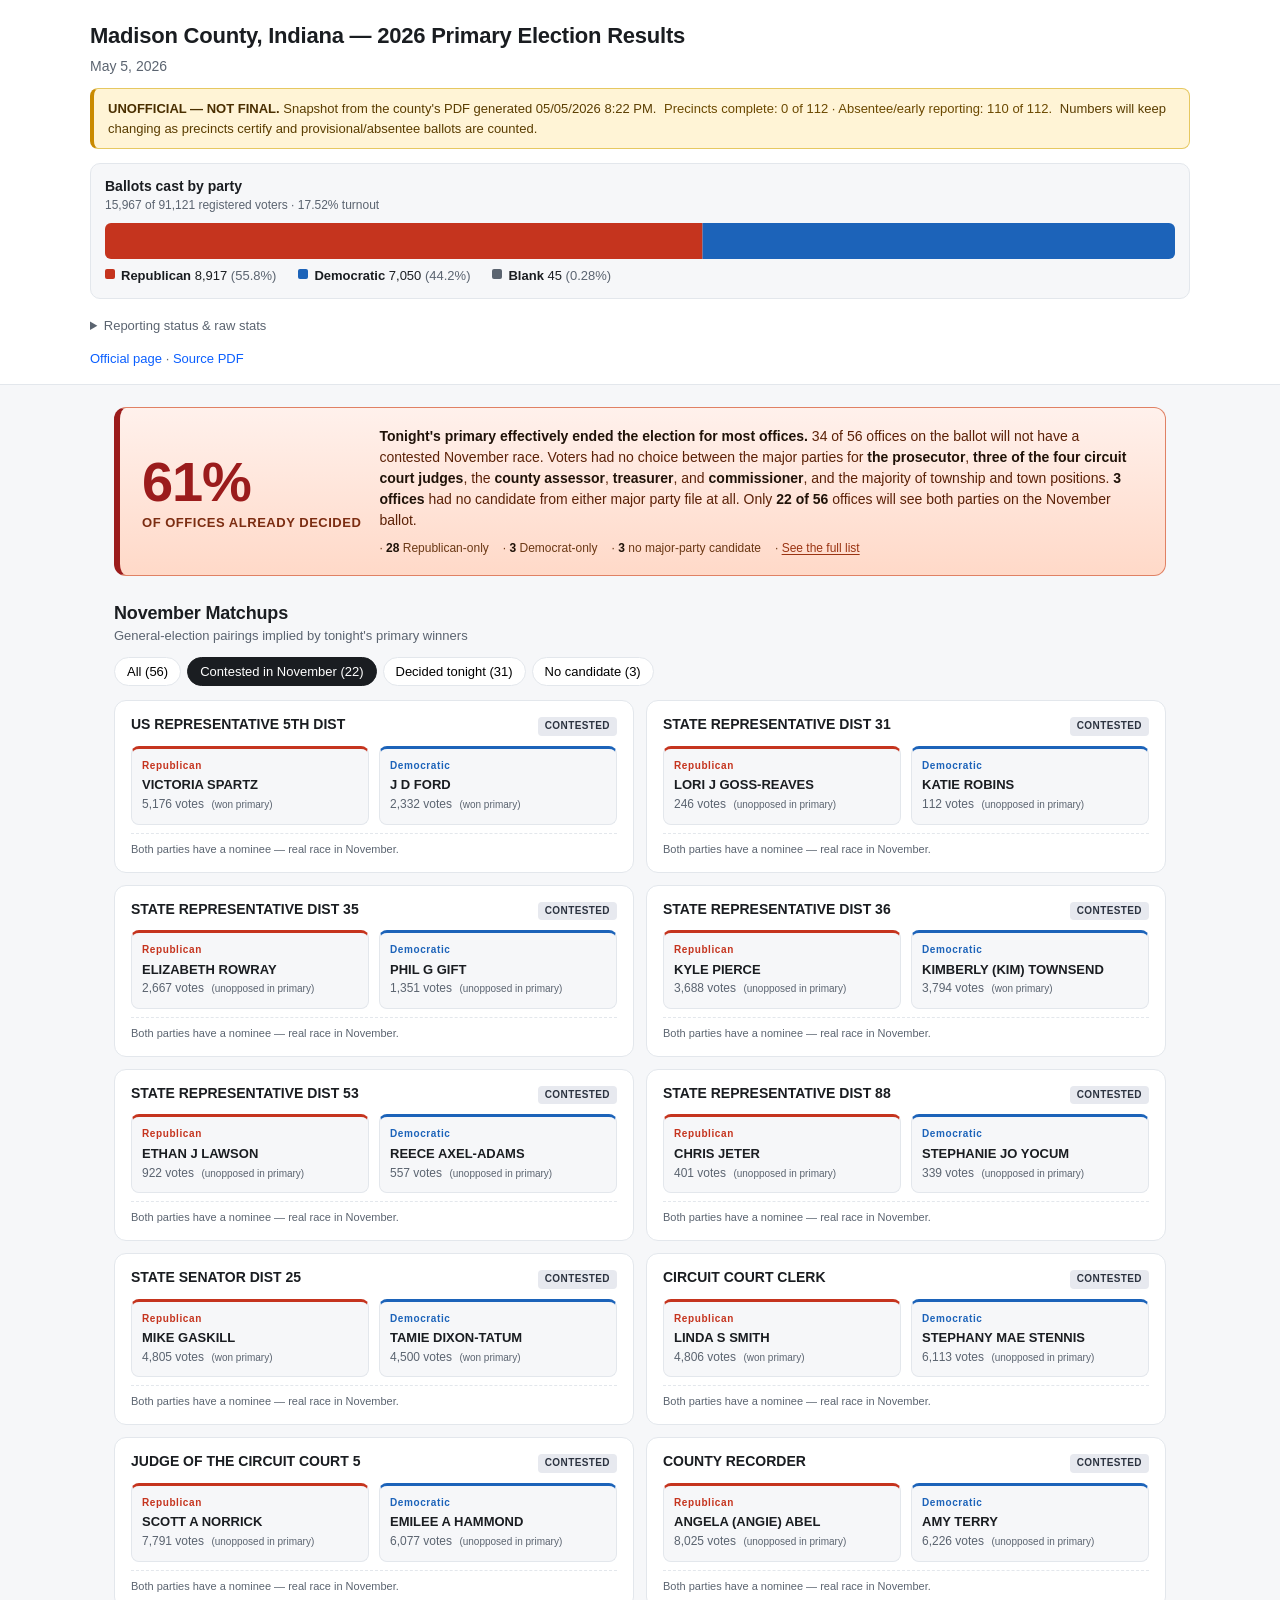
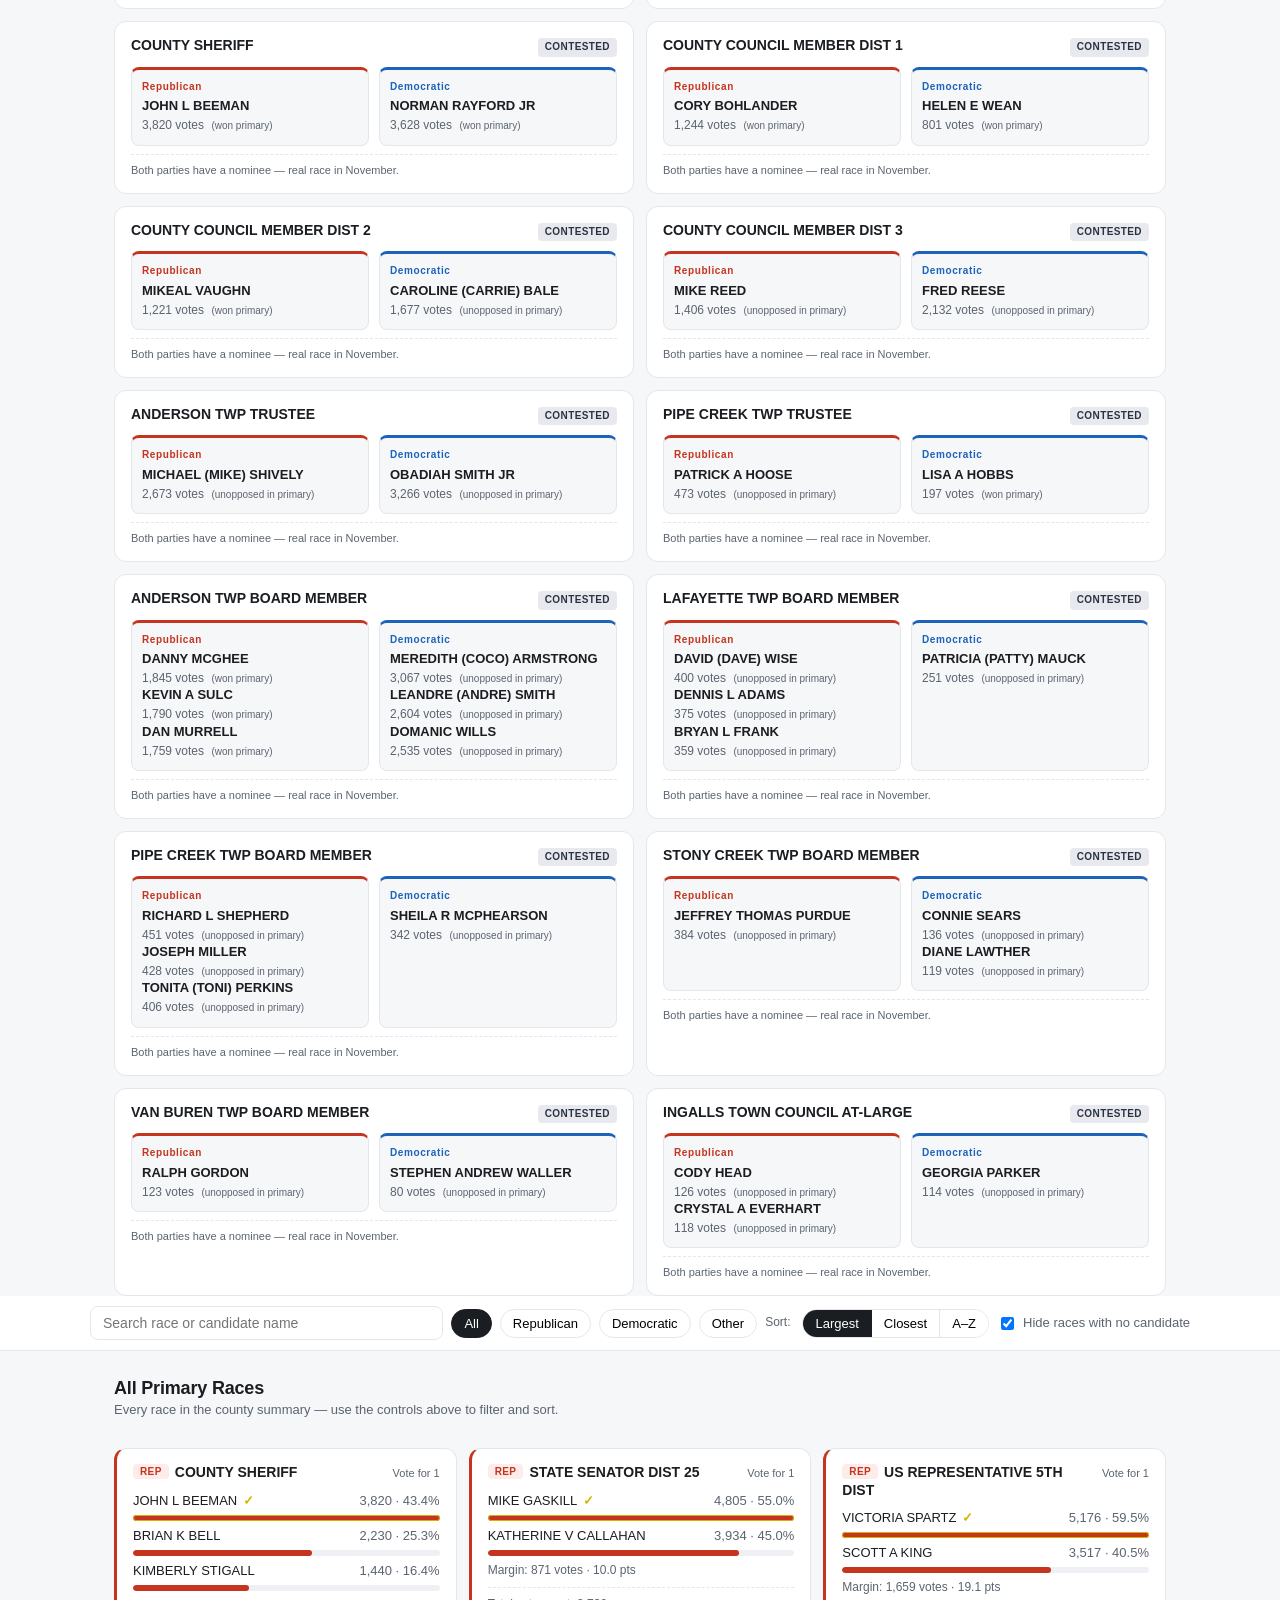
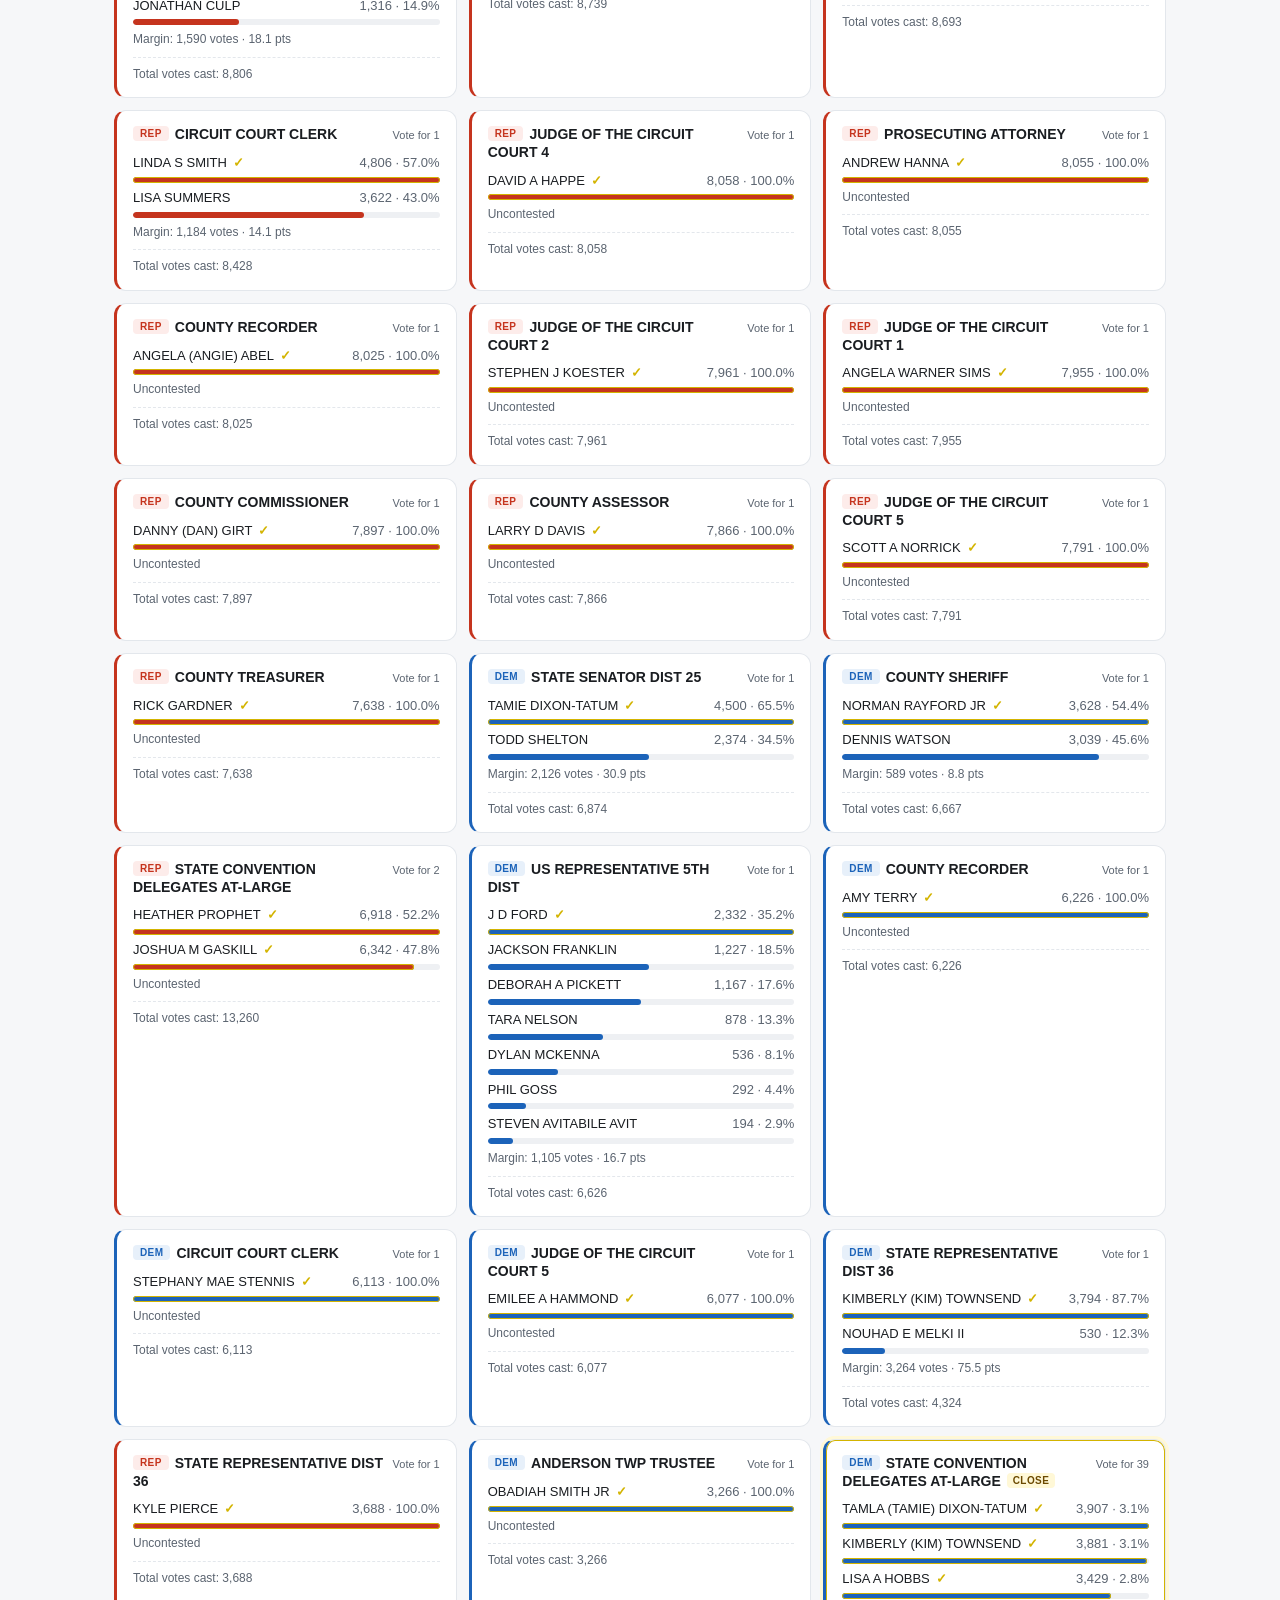
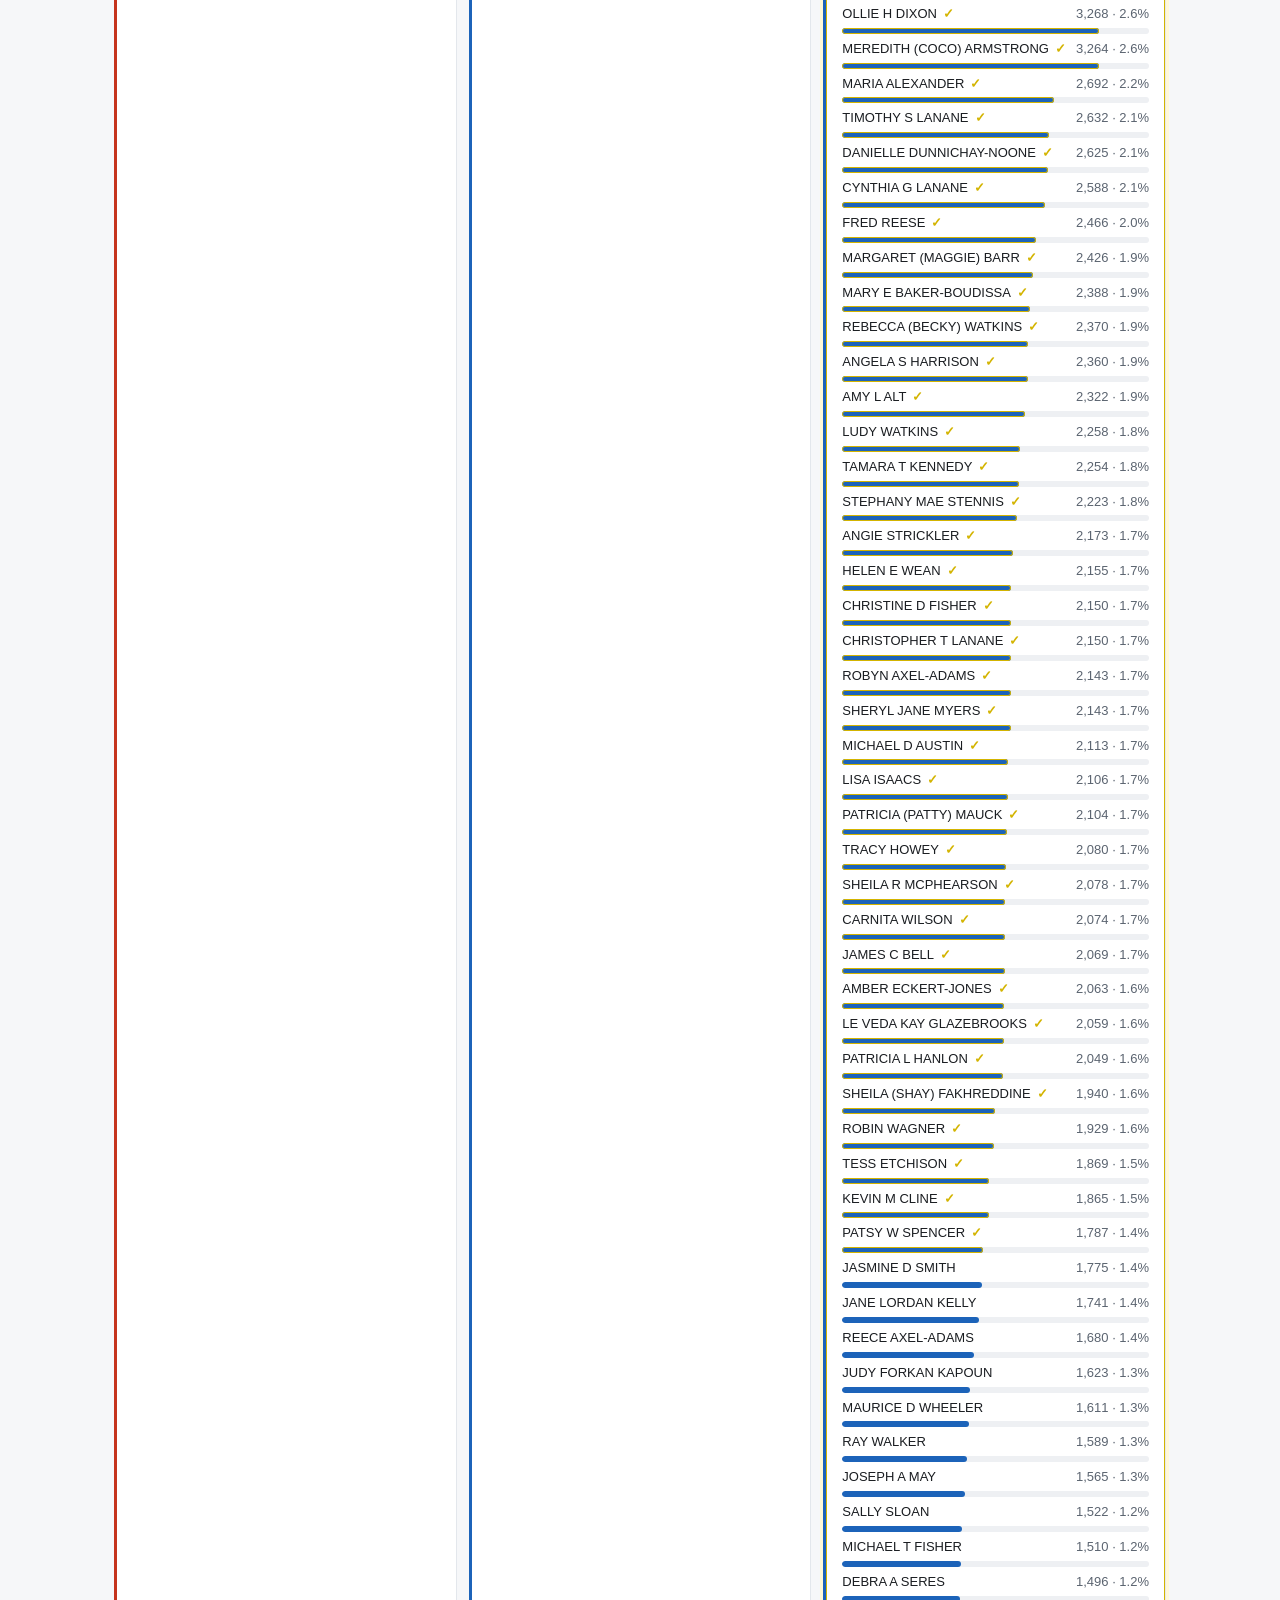
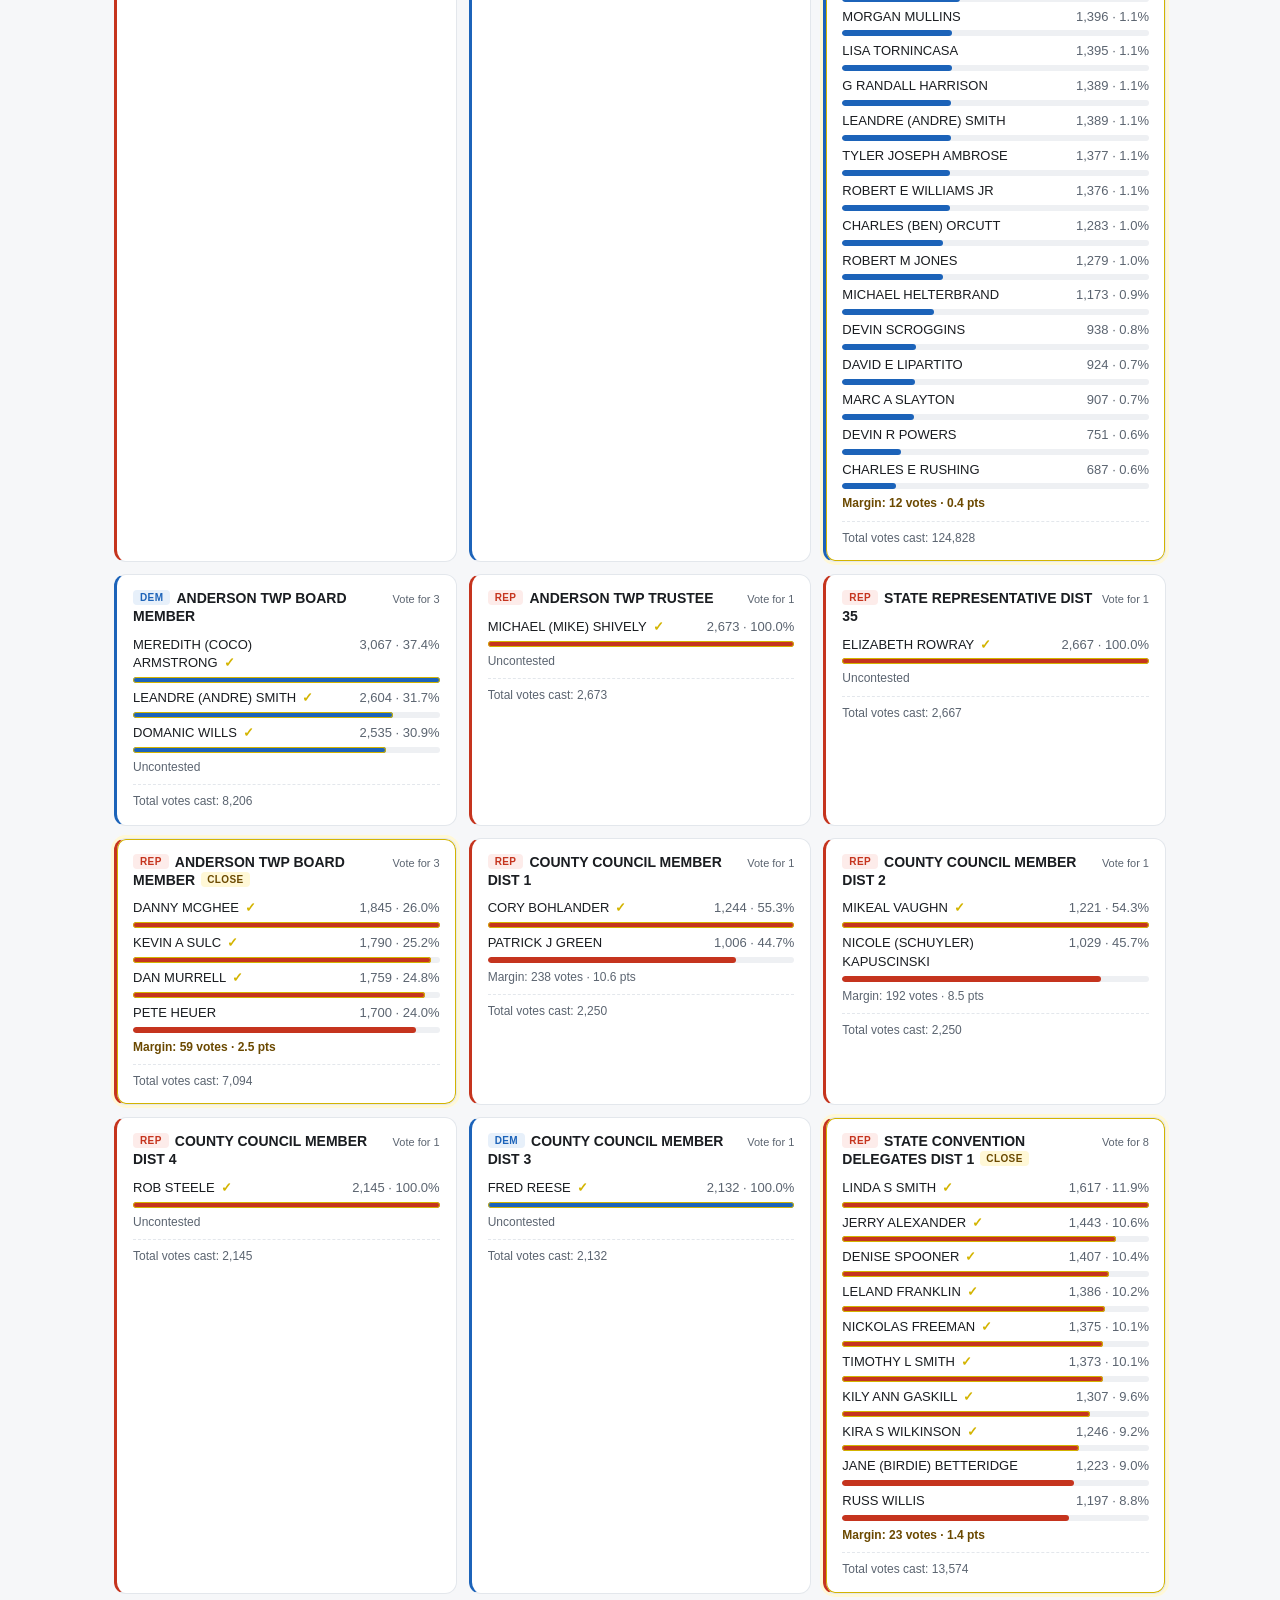
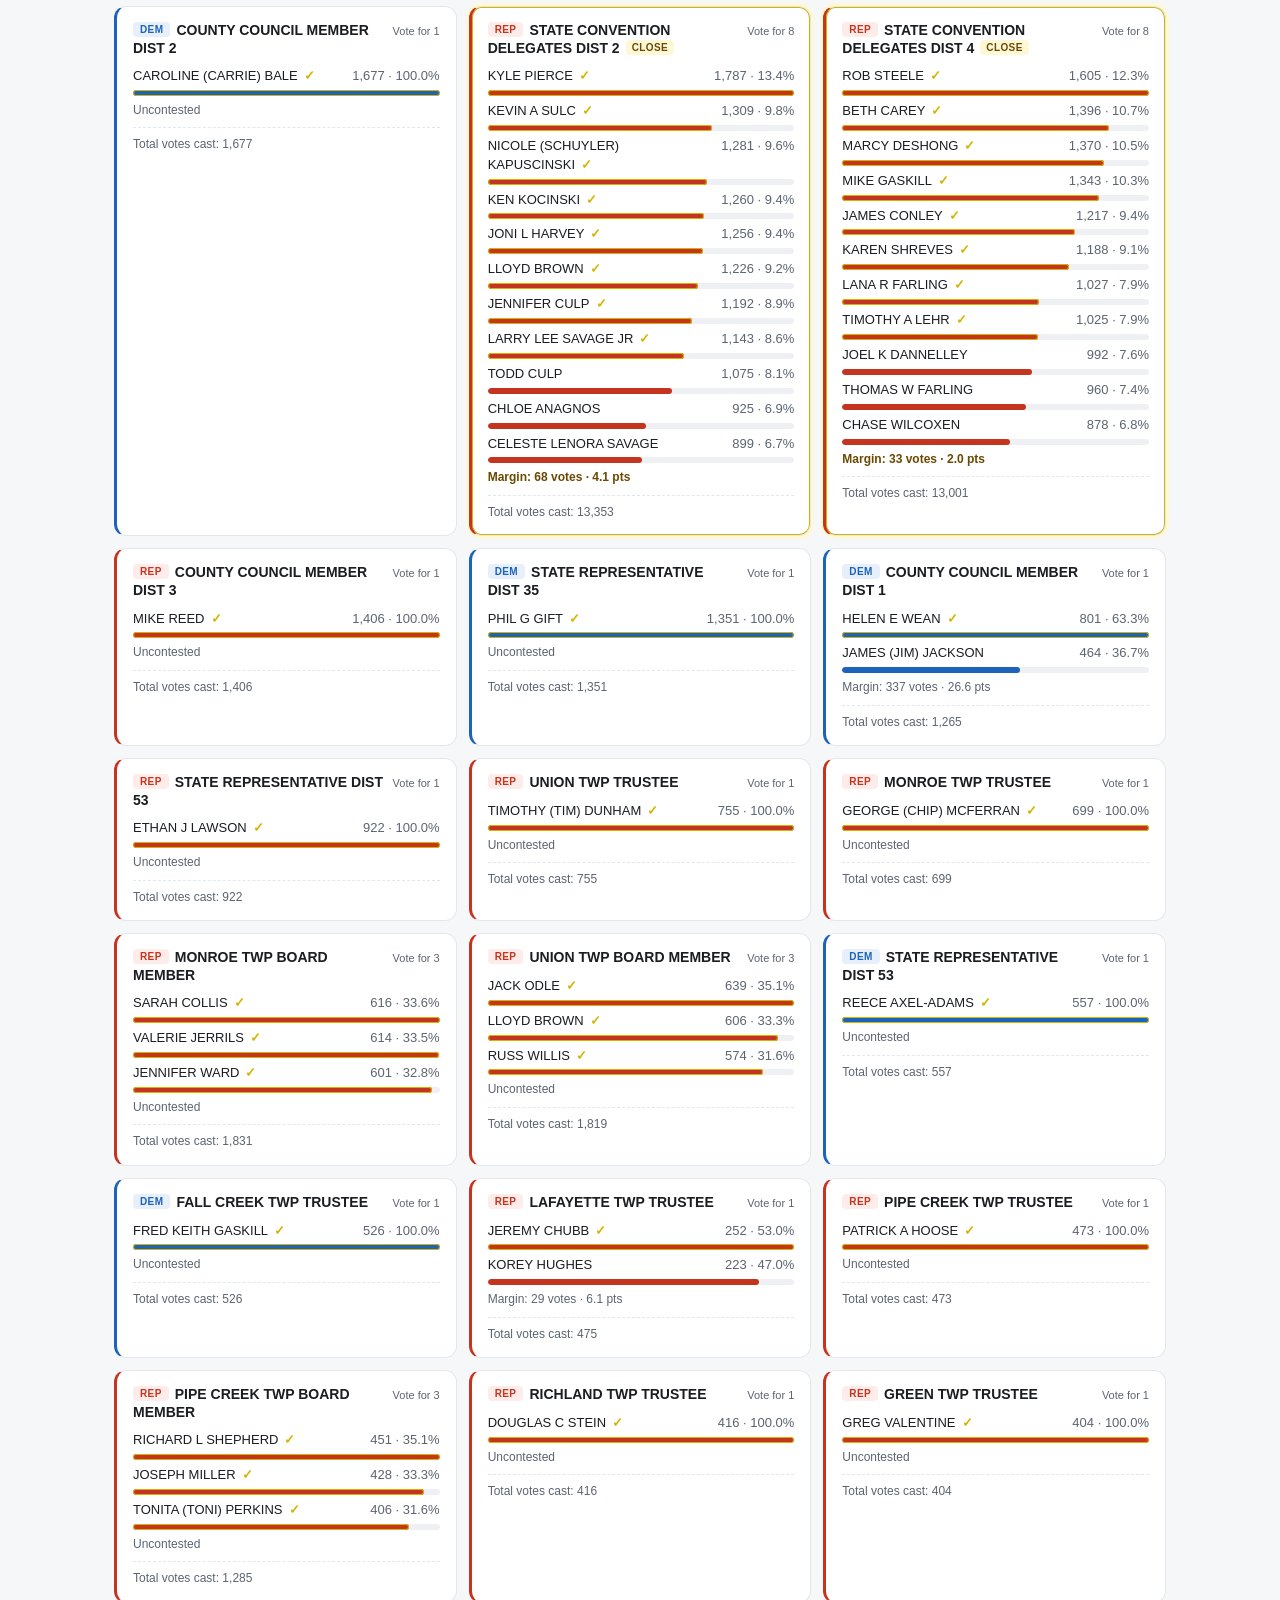
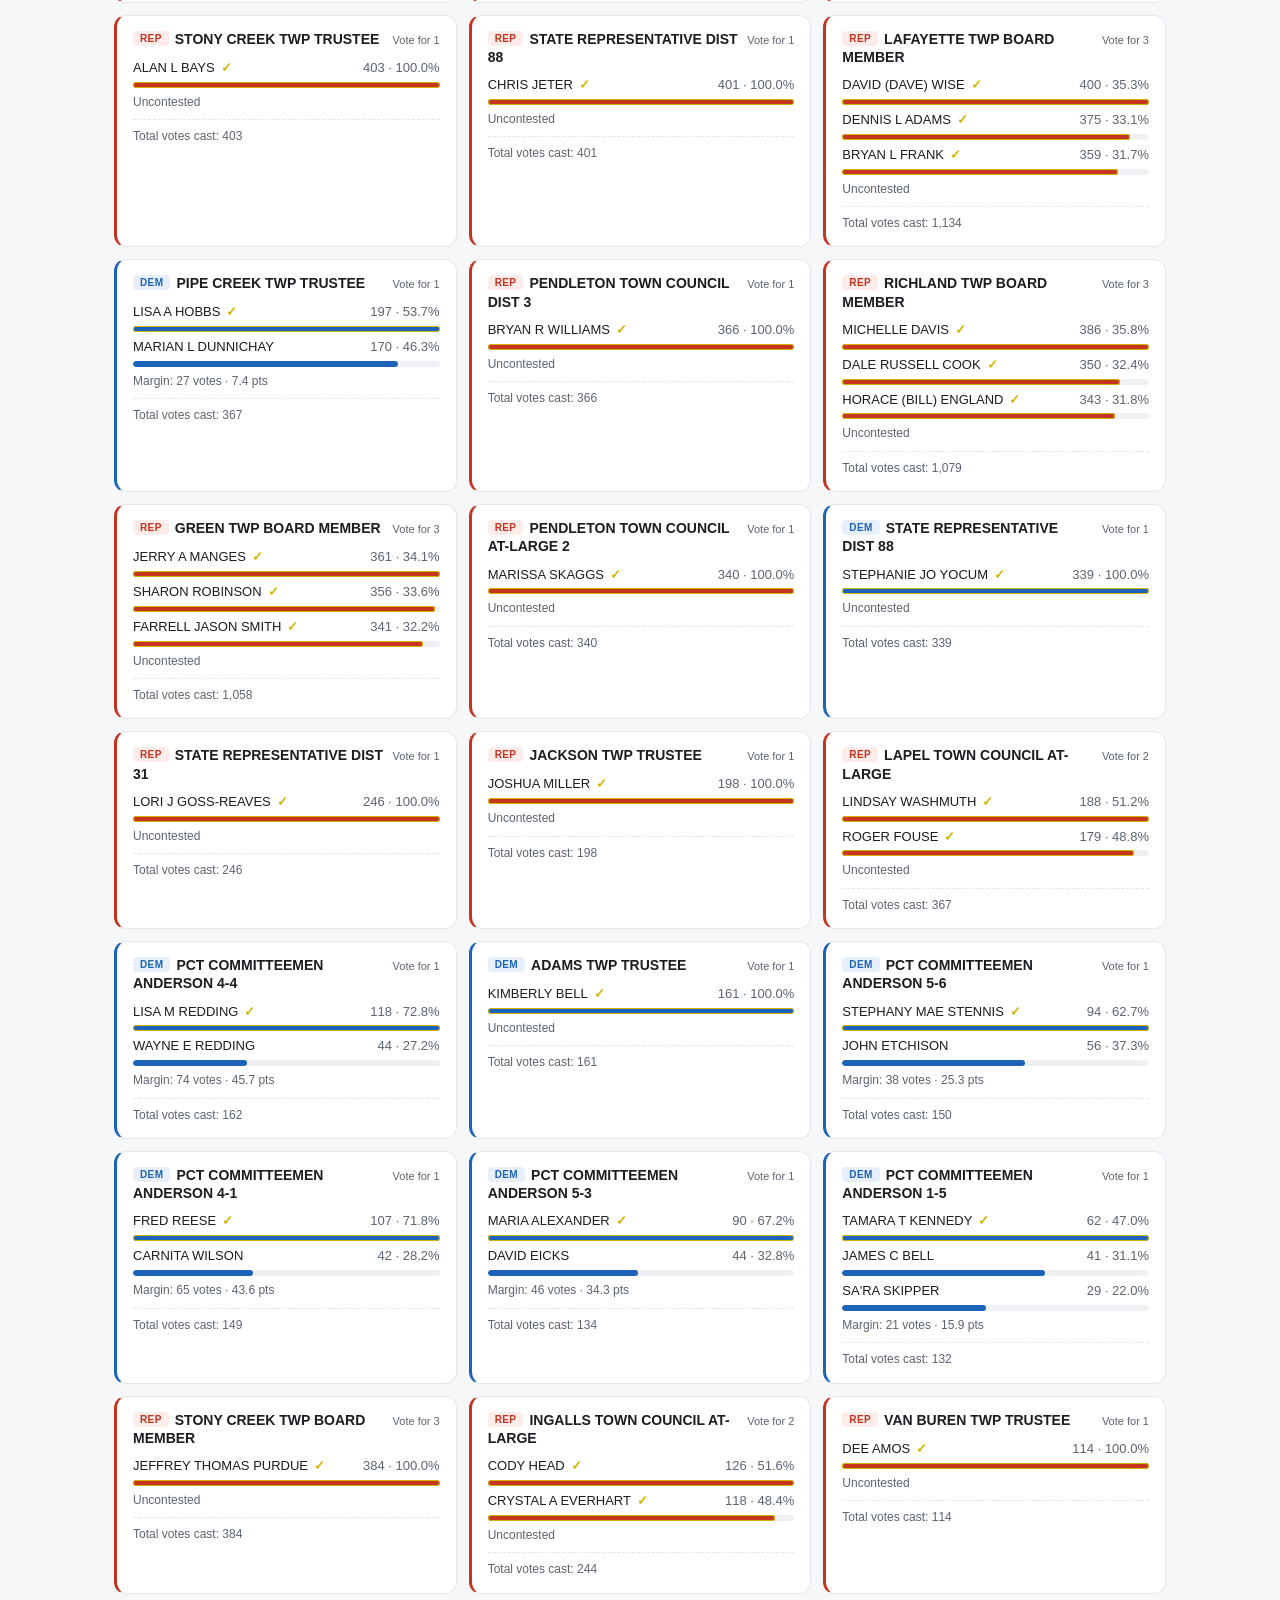
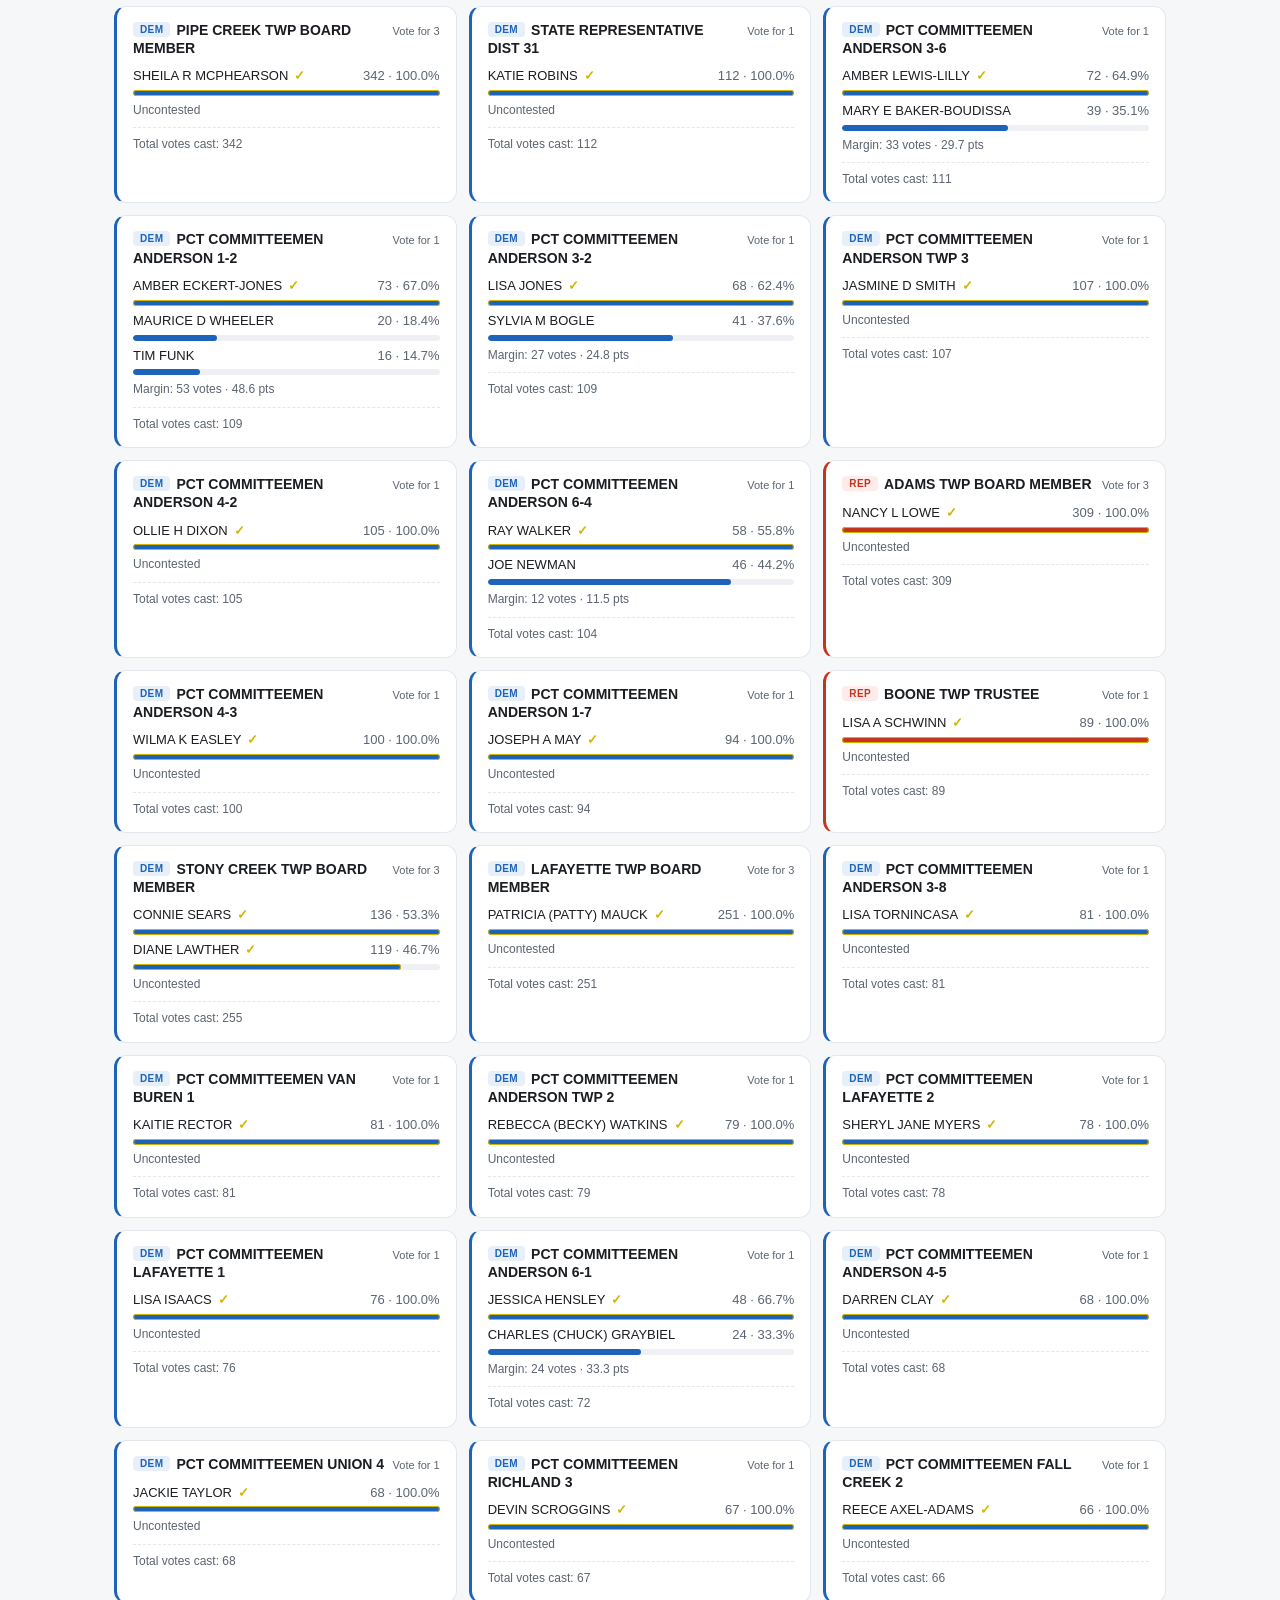
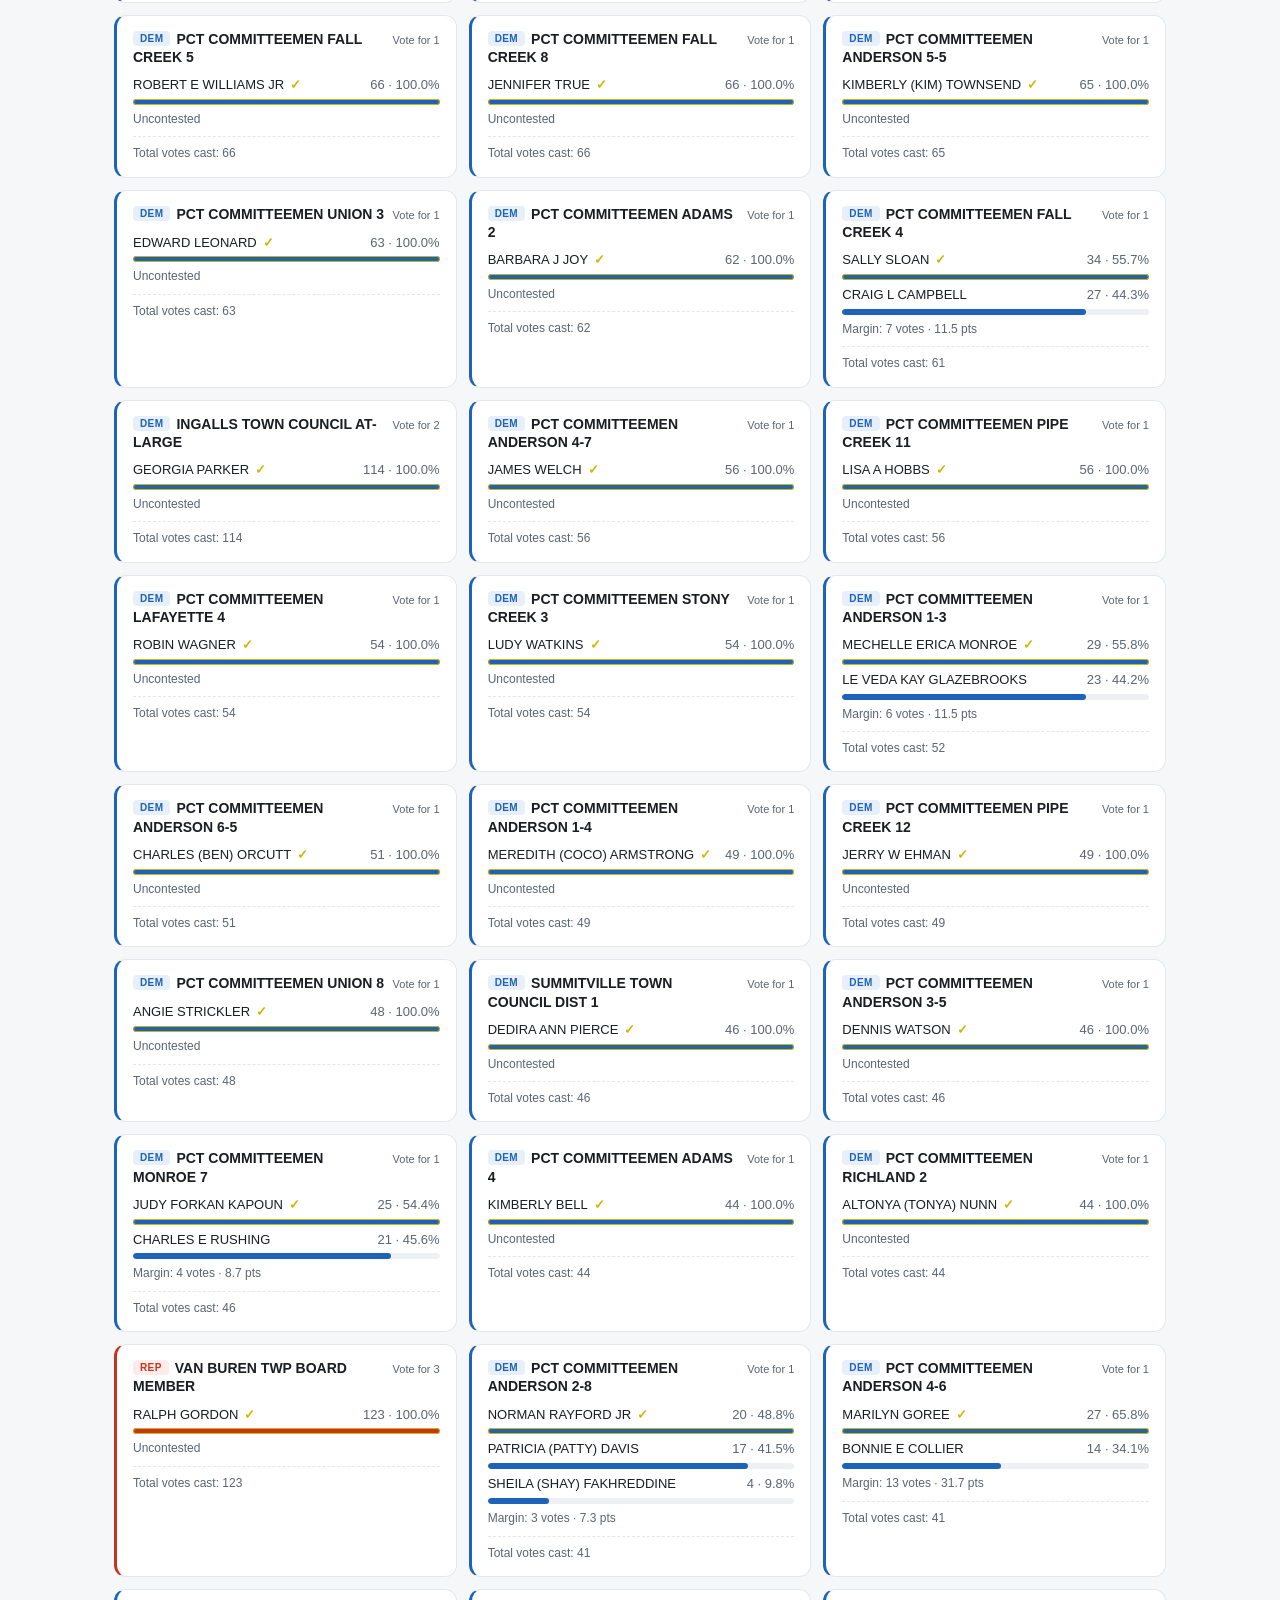
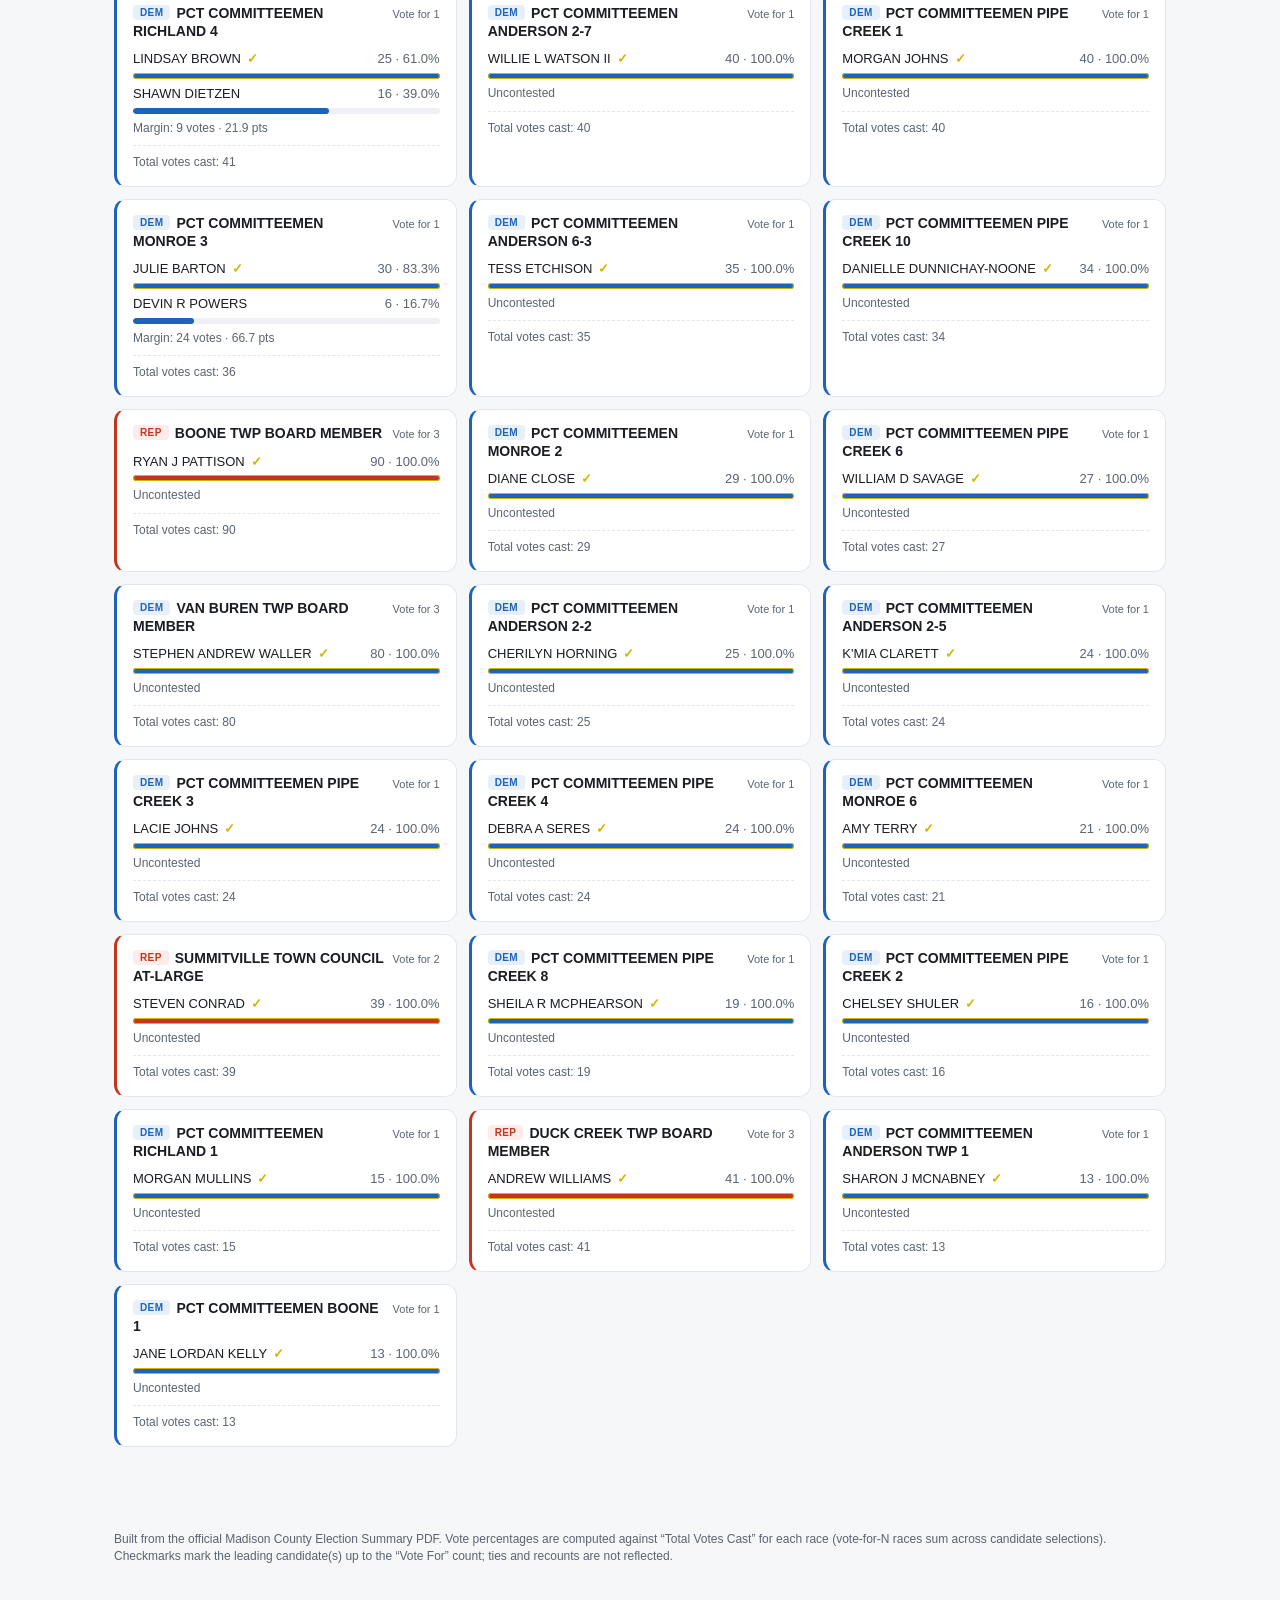
<file: madison-county-2026-primary.html>
<!DOCTYPE html>
<html lang="en">
<head>
<meta charset="utf-8">
<meta name="viewport" content="width=device-width,initial-scale=1">
<title>Madison County, IN — 2026 Primary Election Results</title>
<style>
  :root {
    color-scheme: light;
    --bg: #f6f7f9;
    --card: #ffffff;
    --ink: #1a1d21;
    --ink-soft: #5b6470;
    --rule: #e3e7ec;
    --rep: #c5341e;
    --rep-bg: #fdecea;
    --dem: #1c63b9;
    --dem-bg: #e7f0fa;
    --non: #5b6470;
    --non-bg: #eef0f3;
    --winner-bg: #fff8d7;
    --winner-rule: #d3b400;
    --bar-track: #eef0f3;
    --accent: #0b5fff;
  }
  * { box-sizing: border-box; }
  html, body { margin: 0; padding: 0; }
  body {
    font: 15px/1.45 -apple-system, BlinkMacSystemFont, "Segoe UI", Roboto, "Helvetica Neue", Arial, sans-serif;
    color: var(--ink);
    background: var(--bg);
  }
  header {
    background: #fff;
    border-bottom: 1px solid var(--rule);
    padding: 20px 24px 16px;
  }
  header .wrap { max-width: 1100px; margin: 0 auto; }
  h1 { font-size: 22px; margin: 0 0 4px; letter-spacing: -0.01em; }
  .sub { color: var(--ink-soft); font-size: 14px; }
  .meta { margin-top: 10px; font-size: 13px; color: var(--ink-soft); }
  .meta a { color: var(--accent); text-decoration: none; }
  .meta a:hover { text-decoration: underline; }

  .stats {
    display: grid;
    grid-template-columns: repeat(auto-fit, minmax(160px, 1fr));
    gap: 8px;
    margin-top: 14px;
  }
  .stat {
    background: var(--bg);
    border: 1px solid var(--rule);
    border-radius: 8px;
    padding: 8px 10px;
  }
  .stat-label { font-size: 11px; color: var(--ink-soft); text-transform: uppercase; letter-spacing: 0.04em; }
  .stat-value { font-size: 17px; font-weight: 600; margin-top: 2px; }
  .warning {
    margin-top: 12px;
    padding: 10px 14px;
    background: #fff4d6;
    border: 1px solid #e6c861;
    border-left: 4px solid #c98a00;
    border-radius: 8px;
    font-size: 13px;
    line-height: 1.5;
    color: #5a3d00;
  }
  .warning strong { color: #4a2f00; }
  .warning-detail { display: inline-block; margin: 0 4px; color: #6b4900; }

  .turnout {
    margin-top: 14px;
    padding: 12px 14px;
    background: var(--bg);
    border: 1px solid var(--rule);
    border-radius: 10px;
  }
  .turnout-header { display: flex; justify-content: space-between; align-items: baseline; margin-bottom: 8px; }
  .turnout-title { font-weight: 600; font-size: 14px; }
  .turnout-sub { font-size: 12px; color: var(--ink-soft); margin-top: 1px; }
  .turnout-bar { width: 100%; height: 36px; display: block; border-radius: 6px; overflow: hidden; }
  .turnout-legend {
    display: flex; flex-wrap: wrap; gap: 14px 22px;
    margin-top: 8px; font-size: 13px;
  }
  .turnout-legend .dot {
    display: inline-block; width: 10px; height: 10px; border-radius: 2px;
    margin-right: 6px; vertical-align: 1px;
  }
  .turnout-legend .muted { color: var(--ink-soft); }
  .turnout-legend strong { font-weight: 600; }

  .stats-details { margin-top: 14px; }
  .stats-details > summary {
    cursor: pointer; font-size: 13px; color: var(--ink-soft);
    padding: 4px 0; user-select: none;
  }
  .stats-details > summary:hover { color: var(--ink); }
  .stats-details[open] > summary { margin-bottom: 8px; }

  .matchups-section {
    max-width: 1100px; margin: 0 auto; padding: 24px 24px 0;
  }
  .section-head {
    display: flex; justify-content: space-between; align-items: baseline;
    margin: 0 0 12px;
  }
  .section-head h2 { font-size: 18px; margin: 0; letter-spacing: -0.01em; }
  .section-head .section-sub { font-size: 13px; color: var(--ink-soft); }
  .matchup-tabs { display: flex; gap: 6px; flex-wrap: wrap; margin: 6px 0 14px; }

  .matchup-grid {
    display: grid;
    grid-template-columns: repeat(auto-fill, minmax(380px, 1fr));
    gap: 12px;
  }
  .matchup {
    background: var(--card); border: 1px solid var(--rule); border-radius: 12px;
    padding: 14px 16px;
  }
  .matchup-head {
    display: flex; justify-content: space-between; align-items: baseline;
    margin-bottom: 10px; gap: 8px;
  }
  .matchup-title { font-weight: 600; font-size: 14px; line-height: 1.3; }
  .matchup-status {
    font-size: 10px; font-weight: 700; letter-spacing: 0.04em;
    padding: 2px 7px; border-radius: 4px; white-space: nowrap;
  }
  .matchup-status.contested { background: #e7e9ef; color: #2c3340; }
  .matchup-status.rep_unopposed { background: var(--rep-bg); color: var(--rep); }
  .matchup-status.dem_unopposed { background: var(--dem-bg); color: var(--dem); }
  .matchup-status.no_candidate { background: var(--non-bg); color: var(--non); }
  .matchup-body {
    display: grid; grid-template-columns: 1fr 1fr; gap: 10px;
  }
  .nominee {
    border-radius: 8px; padding: 10px;
    background: var(--bg);
    border: 1px solid var(--rule);
    border-top: 3px solid var(--rule);
  }
  .nominee.rep { border-top-color: var(--rep); }
  .nominee.dem { border-top-color: var(--dem); }
  .nominee.empty { opacity: 0.7; }
  .nominee-party {
    font-size: 10px; font-weight: 700; letter-spacing: 0.06em;
    color: var(--ink-soft); margin-bottom: 4px;
  }
  .nominee.rep .nominee-party { color: var(--rep); }
  .nominee.dem .nominee-party { color: var(--dem); }
  .nominee-name {
    font-weight: 600; font-size: 13px; line-height: 1.3;
    margin-bottom: 2px;
  }
  .nominee-name + .nominee-name { margin-top: 4px; }
  .nominee-vote {
    font-size: 12px; color: var(--ink-soft);
    font-variant-numeric: tabular-nums;
  }
  .nominee-flag {
    display: inline-block; margin-left: 4px; font-size: 10px; color: var(--ink-soft);
  }
  .nominee.empty .nominee-name { font-style: italic; color: var(--ink-soft); font-weight: 500; }
  .matchup-foot { font-size: 11px; color: var(--ink-soft); margin-top: 8px; padding-top: 8px; border-top: 1px dashed var(--rule); }

  .callout {
    max-width: 1100px; margin: 22px auto 0; padding: 0 24px;
  }
  .callout-card {
    background: linear-gradient(180deg, #fff1ec 0%, #ffd9c8 100%);
    border: 1px solid #e08164;
    border-left: 6px solid #9b1c1c;
    border-radius: 12px;
    padding: 18px 22px;
    display: grid;
    grid-template-columns: auto 1fr;
    gap: 18px;
    align-items: center;
  }
  .callout-num {
    font-size: 56px; font-weight: 800; line-height: 1;
    color: #9b1c1c;
    font-variant-numeric: tabular-nums;
    letter-spacing: -0.02em;
  }
  .callout-num small { display:block; font-size: 13px; font-weight: 600; color: #7c2d12; margin-top: 6px; letter-spacing: 0.04em; text-transform: uppercase; }
  .callout-body { font-size: 14px; line-height: 1.5; color: #5b2107; }
  .callout-body strong { color: #1f1208; }
  .callout-body .breakdown {
    display: flex; flex-wrap: wrap; gap: 6px 14px;
    margin-top: 8px; font-size: 12px; color: #6b3815;
  }
  .callout-body .breakdown span { white-space: nowrap; }
  .callout-body button.linkish {
    background: none; border: none; color: #9a3412; font: inherit; padding: 0;
    cursor: pointer; text-decoration: underline; text-underline-offset: 2px;
  }
  .callout-body button.linkish:hover { color: #5b2107; }
  @media (max-width: 600px) {
    .callout-card { grid-template-columns: 1fr; gap: 8px; }
    .callout-num { font-size: 36px; }
  }

  .sort-group { display: flex; gap: 0; border: 1px solid var(--rule); border-radius: 999px; overflow: hidden; background: #fff; }
  .sort-group .pill { border-radius: 0; border: none; border-right: 1px solid var(--rule); }
  .sort-group .pill:last-child { border-right: none; }
  .sort-label { font-size: 12px; color: var(--ink-soft); margin-right: 4px; align-self: center; }

  .race.close { box-shadow: 0 0 0 1px #d3b400 inset, 0 0 0 3px #fff8d7; }
  .close-badge {
    display: inline-block; margin-left: 6px;
    padding: 1px 6px; border-radius: 4px;
    background: #fff8d7; color: #6b4900;
    font-size: 10px; font-weight: 700; letter-spacing: 0.04em;
    vertical-align: 2px;
  }
  .margin-line { font-size: 12px; color: var(--ink-soft); margin-top: 6px; }
  .margin-line.close { color: #6b4900; font-weight: 600; }

  .controls {
    position: sticky; top: 0; z-index: 10;
    background: rgba(255,255,255,0.95);
    backdrop-filter: blur(6px);
    border-bottom: 1px solid var(--rule);
    padding: 10px 24px;
    display: flex; flex-wrap: wrap; gap: 8px; align-items: center;
  }
  .controls .wrap { max-width: 1100px; margin: 0 auto; width: 100%; display: flex; flex-wrap: wrap; gap: 8px; align-items: center; }
  input[type=search] {
    flex: 1 1 220px; min-width: 180px;
    padding: 8px 12px; font-size: 14px;
    border: 1px solid var(--rule); border-radius: 8px;
    background: #fff;
  }
  input[type=search]:focus { outline: 2px solid var(--accent); outline-offset: -1px; }
  .pill {
    padding: 6px 12px; border: 1px solid var(--rule);
    border-radius: 999px; cursor: pointer; user-select: none;
    background: #fff; font-size: 13px;
  }
  .pill[aria-pressed="true"] { background: var(--ink); color: #fff; border-color: var(--ink); }
  .pill.rep[aria-pressed="true"] { background: var(--rep); border-color: var(--rep); }
  .pill.dem[aria-pressed="true"] { background: var(--dem); border-color: var(--dem); }

  main { max-width: 1100px; margin: 0 auto; padding: 16px 24px 60px; }

  .cat {
    margin-top: 24px;
  }
  .cat-title {
    font-size: 13px; font-weight: 600; text-transform: uppercase;
    letter-spacing: 0.06em; color: var(--ink-soft);
    margin: 0 0 8px;
  }
  .grid {
    display: grid;
    grid-template-columns: repeat(auto-fill, minmax(320px, 1fr));
    gap: 12px;
  }
  .race {
    background: var(--card); border: 1px solid var(--rule); border-radius: 12px;
    padding: 14px 16px;
  }
  .race.rep { border-left: 3px solid var(--rep); }
  .race.dem { border-left: 3px solid var(--dem); }
  .race.non { border-left: 3px solid var(--non); }

  .race-head {
    display: flex; align-items: baseline; justify-content: space-between; gap: 8px;
    margin-bottom: 10px;
  }
  .race-title { font-weight: 600; font-size: 14px; line-height: 1.3; }
  .race-meta { font-size: 11px; color: var(--ink-soft); white-space: nowrap; }
  .party-tag {
    display: inline-block; padding: 1px 7px; border-radius: 4px;
    font-size: 10px; font-weight: 700; letter-spacing: 0.04em;
    margin-right: 6px; vertical-align: 2px;
  }
  .party-tag.rep { background: var(--rep-bg); color: var(--rep); }
  .party-tag.dem { background: var(--dem-bg); color: var(--dem); }
  .party-tag.non { background: var(--non-bg); color: var(--non); }

  .candidate { margin: 6px 0; }
  .cand-row { display: flex; justify-content: space-between; gap: 8px; font-size: 13px; align-items: baseline; }
  .cand-name { font-weight: 500; }
  .cand-votes { color: var(--ink-soft); white-space: nowrap; font-variant-numeric: tabular-nums; }
  .cand-winner .cand-name::after {
    content: "\2713"; color: var(--winner-rule); margin-left: 6px; font-weight: 700;
  }
  .bar-track {
    height: 6px; background: var(--bar-track); border-radius: 3px;
    margin-top: 4px; overflow: hidden;
  }
  .bar-fill { height: 100%; border-radius: 3px; }
  .race.rep .bar-fill { background: var(--rep); }
  .race.dem .bar-fill { background: var(--dem); }
  .race.non .bar-fill { background: var(--non); }
  .cand-winner .bar-fill { box-shadow: inset 0 0 0 1px var(--winner-rule); }

  .no-cand { color: var(--ink-soft); font-style: italic; font-size: 13px; }
  .totals { margin-top: 8px; padding-top: 8px; border-top: 1px dashed var(--rule); font-size: 12px; color: var(--ink-soft); }

  .empty { padding: 40px; text-align: center; color: var(--ink-soft); }

  footer { max-width: 1100px; margin: 24px auto 40px; padding: 0 24px; font-size: 12px; color: var(--ink-soft); }
  footer a { color: var(--accent); }

  @media (max-width: 600px) {
    header, .controls, main, footer { padding-left: 14px; padding-right: 14px; }
    .grid { grid-template-columns: 1fr; }
  }
</style>
</head>
<body>
<header>
  <div class="wrap">
    <h1>Madison County, Indiana — 2026 Primary Election Results</h1>
    <div class="sub">May 5, 2026</div>
    <div class="warning">
      <strong>UNOFFICIAL — NOT FINAL.</strong>
      Snapshot from the county's PDF generated 05/05/2026 8:22 PM.
      <span class="warning-detail">Precincts complete: 0 of 112 &middot; Absentee/early reporting: 110 of 112.</span>
      Numbers will keep changing as precincts certify and provisional/absentee ballots are counted.
    </div>
    
<div class="turnout">
  <div class="turnout-header">
    <div>
      <div class="turnout-title">Ballots cast by party</div>
      <div class="turnout-sub">15,967 of 91,121 registered voters &middot; 17.52% turnout</div>
    </div>
  </div>
  <svg class="turnout-bar" viewBox="0 0 1000 36" preserveAspectRatio="none" role="img" aria-label="Ballots cast by party: 55.8% Republican, 44.2% Democratic, 0.28% Blank">
    <rect x="0" y="0" width="1000" height="36" rx="6" fill="#eef0f3"/>
    <rect x="0" y="0" width="558.46" height="36" fill="var(--rep)"/>
    <rect x="558.46" y="0" width="441.54" height="36" fill="var(--dem)"/>
    <rect x="1000.0" y="0" width="2.82" height="36" fill="var(--non)"/>
  </svg>
  <div class="turnout-legend">
    <span><span class="dot" style="background:var(--rep)"></span><strong>Republican</strong> 8,917 <span class="muted">(55.8%)</span></span>
    <span><span class="dot" style="background:var(--dem)"></span><strong>Democratic</strong> 7,050 <span class="muted">(44.2%)</span></span>
    <span><span class="dot" style="background:var(--non)"></span><strong>Blank</strong> 45 <span class="muted">(0.28%)</span></span>
  </div>
</div>

    <details class="stats-details">
      <summary>Reporting status &amp; raw stats</summary>
      <div class="stats"><div class="stat"><div class="stat-label">Election Day Precincts Reporting</div><div class="stat-value">112 of 112</div></div><div class="stat"><div class="stat-label">Precincts Complete</div><div class="stat-value">0 of 112</div></div><div class="stat"><div class="stat-label">Precincts Partially Reported</div><div class="stat-value">112 of 112</div></div><div class="stat"><div class="stat-label">Absentee/ Early Precincts Reporting</div><div class="stat-value">110 of 112</div></div><div class="stat"><div class="stat-label">Registered Voters - Total</div><div class="stat-value">91,121</div></div><div class="stat"><div class="stat-label">Ballots Cast - Total</div><div class="stat-value">15,967</div></div><div class="stat"><div class="stat-label">Ballots Cast - REPUBLICAN</div><div class="stat-value">8,917</div></div><div class="stat"><div class="stat-label">Ballots Cast - DEMOCRATIC</div><div class="stat-value">7,050</div></div><div class="stat"><div class="stat-label">Ballots Cast - Blank</div><div class="stat-value">45</div></div><div class="stat"><div class="stat-label">Voter Turnout - Total</div><div class="stat-value">17.52%</div></div><div class="stat"><div class="stat-label">Voter Turnout - REPUBLICAN</div><div class="stat-value">0.00%</div></div><div class="stat"><div class="stat-label">Voter Turnout - DEMOCRATIC</div><div class="stat-value">0.00%</div></div></div>
    </details>
    <div class="meta">
      <a href="https://www.madisoncounty.in.gov/election-results" target="_blank" rel="noopener">Official page</a> &middot;
      <a href="https://docs.wixstatic.com/ugd/918579_207418ac35b1477e9a582b25a7706768.pdf" target="_blank" rel="noopener">Source PDF</a>
    </div>
  </div>
</header>

<div class="callout">
  <div class="callout-card" role="region" aria-label="Uncontested seats callout">
    <div class="callout-num">61%<small>of offices already decided</small></div>
    <div class="callout-body">
      <strong>Tonight's primary effectively ended the election for most offices.</strong>
      34 of 56 offices on the ballot will not have a contested November race. Voters had no choice between the major parties for <strong>the prosecutor</strong>, <strong>three of the four circuit court judges</strong>, the <strong>county assessor</strong>, <strong>treasurer</strong>, and <strong>commissioner</strong>, and the majority of township and town positions. <strong>3 offices</strong> had no candidate from either major party file at all. Only <strong>22 of 56</strong> offices will see both parties on the November ballot.
      <div class="breakdown">
        <span>&middot; <strong>28</strong> Republican-only</span>
        <span>&middot; <strong>3</strong> Democrat-only</span>
        <span>&middot; <strong>3</strong> no major-party candidate</span>
        <span>&middot; <button type="button" class="linkish" id="callout-jump">See the full list</button></span>
      </div>
    </div>
  </div>
</div>
<section class="matchups-section">
  <div class="section-head">
    <div>
      <h2>November Matchups</h2>
      <div class="section-sub">General-election pairings implied by tonight's primary winners</div>
    </div>
  </div>
  <div class="matchup-tabs">
    <button class="pill" data-mu="all" aria-pressed="false">All <span class="muted" id="mu-count-all"></span></button>
    <button class="pill" data-mu="contested" aria-pressed="true">Contested in November <span class="muted" id="mu-count-contested"></span></button>
    <button class="pill" data-mu="decided" aria-pressed="false">Decided tonight <span class="muted" id="mu-count-decided"></span></button>
    <button class="pill" data-mu="empty" aria-pressed="false">No candidate <span class="muted" id="mu-count-empty"></span></button>
  </div>
  <div id="matchup-grid" class="matchup-grid"></div>
</section>

<div class="controls">
  <div class="wrap">
    <input type="search" id="q" placeholder="Search race or candidate name" autocomplete="off">
    <button class="pill" data-party="ALL" aria-pressed="true">All</button>
    <button class="pill rep" data-party="REP" aria-pressed="false">Republican</button>
    <button class="pill dem" data-party="DEM" aria-pressed="false">Democratic</button>
    <button class="pill" data-party="NON" aria-pressed="false">Other</button>
    <span class="sort-label">Sort:</span>
    <div class="sort-group" role="tablist">
      <button class="pill" data-sort="largest" aria-pressed="true">Largest</button>
      <button class="pill" data-sort="closest" aria-pressed="false">Closest</button>
      <button class="pill" data-sort="alpha" aria-pressed="false">A–Z</button>
    </div>
    <label style="font-size:13px; color: var(--ink-soft); margin-left: auto; display:flex; align-items:center; gap:6px;">
      <input type="checkbox" id="hide-empty" checked> Hide races with no candidate
    </label>
  </div>
</div>

<div style="max-width:1100px; margin:24px auto 0; padding: 0 24px;">
  <div class="section-head">
    <div>
      <h2 style="font-size:18px; margin:0;">All Primary Races</h2>
      <div class="section-sub">Every race in the county summary &mdash; use the controls above to filter and sort.</div>
    </div>
  </div>
</div>
<main id="main"></main>

<footer>
  Built from the official Madison County Election Summary PDF. Vote percentages are computed against
  &ldquo;Total Votes Cast&rdquo; for each race (vote-for-N races sum across candidate selections).
  Checkmarks mark the leading candidate(s) up to the &ldquo;Vote For&rdquo; count; ties and recounts are not reflected.
</footer>

<script id="data" type="application/json">{"election": "Madison County, Indiana \u2014 Primary Election", "date": "2026-05-05", "source_pdf": "https://docs.wixstatic.com/ugd/918579_207418ac35b1477e9a582b25a7706768.pdf", "source_page": "https://www.madisoncounty.in.gov/election-results", "statistics": [{"label": "Election Day Precincts Reporting", "value": "112 of 112"}, {"label": "Precincts Complete", "value": "0 of 112"}, {"label": "Precincts Partially Reported", "value": "112 of 112"}, {"label": "Absentee/ Early Precincts Reporting", "value": "110 of 112"}, {"label": "Registered Voters - Total", "value": "91,121"}, {"label": "Ballots Cast - Total", "value": "15,967"}, {"label": "Ballots Cast - REPUBLICAN", "value": "8,917"}, {"label": "Ballots Cast - DEMOCRATIC", "value": "7,050"}, {"label": "Ballots Cast - Blank", "value": "45"}, {"label": "Voter Turnout - Total", "value": "17.52%"}, {"label": "Voter Turnout - REPUBLICAN", "value": "0.00%"}, {"label": "Voter Turnout - DEMOCRATIC", "value": "0.00%"}], "races": [{"race": "REP COUNTY SHERIFF", "party": "REP", "title": "COUNTY SHERIFF", "vote_for": 1, "candidates": [{"name": "JOHN L BEEMAN", "votes": 3820, "pct": 43.38, "winner": true}, {"name": "BRIAN K BELL", "votes": 2230, "pct": 25.32, "winner": false}, {"name": "KIMBERLY STIGALL", "votes": 1440, "pct": 16.35, "winner": false}, {"name": "JONATHAN CULP", "votes": 1316, "pct": 14.94, "winner": false}], "total_votes_cast": 8806, "computed_total": 8806, "category": "County Offices", "margin_status": "contested", "margin_votes": 1590, "margin_pct": 18.06, "leader_pct": 43.38, "is_close": false}, {"race": "REP STATE SENATOR DIST 25", "party": "REP", "title": "STATE SENATOR DIST 25", "vote_for": 1, "candidates": [{"name": "MIKE GASKILL", "votes": 4805, "pct": 54.98, "winner": true}, {"name": "KATHERINE V CALLAHAN", "votes": 3934, "pct": 45.02, "winner": false}], "total_votes_cast": 8739, "computed_total": 8739, "category": "State Legislature", "margin_status": "contested", "margin_votes": 871, "margin_pct": 9.97, "leader_pct": 54.98, "is_close": false}, {"race": "REP US REPRESENTATIVE 5TH DIST", "party": "REP", "title": "US REPRESENTATIVE 5TH DIST", "vote_for": 1, "candidates": [{"name": "VICTORIA SPARTZ", "votes": 5176, "pct": 59.54, "winner": true}, {"name": "SCOTT A KING", "votes": 3517, "pct": 40.46, "winner": false}], "total_votes_cast": 8693, "computed_total": 8693, "category": "Federal", "margin_status": "contested", "margin_votes": 1659, "margin_pct": 19.08, "leader_pct": 59.54, "is_close": false}, {"race": "REP CIRCUIT COURT CLERK", "party": "REP", "title": "CIRCUIT COURT CLERK", "vote_for": 1, "candidates": [{"name": "LINDA S SMITH", "votes": 4806, "pct": 57.02, "winner": true}, {"name": "LISA SUMMERS", "votes": 3622, "pct": 42.98, "winner": false}], "total_votes_cast": 8428, "computed_total": 8428, "category": "Judicial & Court", "margin_status": "contested", "margin_votes": 1184, "margin_pct": 14.05, "leader_pct": 57.02, "is_close": false}, {"race": "REP JUDGE OF THE CIRCUIT COURT 4", "party": "REP", "title": "JUDGE OF THE CIRCUIT COURT 4", "vote_for": 1, "candidates": [{"name": "DAVID A HAPPE", "votes": 8058, "pct": 100.0, "winner": true}], "total_votes_cast": 8058, "computed_total": 8058, "category": "Judicial & Court", "margin_status": "uncontested", "margin_votes": null, "margin_pct": null, "leader_pct": 100.0, "is_close": false}, {"race": "REP PROSECUTING ATTORNEY", "party": "REP", "title": "PROSECUTING ATTORNEY", "vote_for": 1, "candidates": [{"name": "ANDREW HANNA", "votes": 8055, "pct": 100.0, "winner": true}], "total_votes_cast": 8055, "computed_total": 8055, "category": "Judicial & Court", "margin_status": "uncontested", "margin_votes": null, "margin_pct": null, "leader_pct": 100.0, "is_close": false}, {"race": "REP COUNTY RECORDER", "party": "REP", "title": "COUNTY RECORDER", "vote_for": 1, "candidates": [{"name": "ANGELA (ANGIE) ABEL", "votes": 8025, "pct": 100.0, "winner": true}], "total_votes_cast": 8025, "computed_total": 8025, "category": "County Offices", "margin_status": "uncontested", "margin_votes": null, "margin_pct": null, "leader_pct": 100.0, "is_close": false}, {"race": "REP JUDGE OF THE CIRCUIT COURT 2", "party": "REP", "title": "JUDGE OF THE CIRCUIT COURT 2", "vote_for": 1, "candidates": [{"name": "STEPHEN J KOESTER", "votes": 7961, "pct": 100.0, "winner": true}], "total_votes_cast": 7961, "computed_total": 7961, "category": "Judicial & Court", "margin_status": "uncontested", "margin_votes": null, "margin_pct": null, "leader_pct": 100.0, "is_close": false}, {"race": "REP JUDGE OF THE CIRCUIT COURT 1", "party": "REP", "title": "JUDGE OF THE CIRCUIT COURT 1", "vote_for": 1, "candidates": [{"name": "ANGELA WARNER SIMS", "votes": 7955, "pct": 100.0, "winner": true}], "total_votes_cast": 7955, "computed_total": 7955, "category": "Judicial & Court", "margin_status": "uncontested", "margin_votes": null, "margin_pct": null, "leader_pct": 100.0, "is_close": false}, {"race": "REP COUNTY COMMISSIONER", "party": "REP", "title": "COUNTY COMMISSIONER", "vote_for": 1, "candidates": [{"name": "DANNY (DAN) GIRT", "votes": 7897, "pct": 100.0, "winner": true}], "total_votes_cast": 7897, "computed_total": 7897, "category": "County Council & Commissioners", "margin_status": "uncontested", "margin_votes": null, "margin_pct": null, "leader_pct": 100.0, "is_close": false}, {"race": "REP COUNTY ASSESSOR", "party": "REP", "title": "COUNTY ASSESSOR", "vote_for": 1, "candidates": [{"name": "LARRY D DAVIS", "votes": 7866, "pct": 100.0, "winner": true}], "total_votes_cast": 7866, "computed_total": 7866, "category": "County Offices", "margin_status": "uncontested", "margin_votes": null, "margin_pct": null, "leader_pct": 100.0, "is_close": false}, {"race": "REP JUDGE OF THE CIRCUIT COURT 5", "party": "REP", "title": "JUDGE OF THE CIRCUIT COURT 5", "vote_for": 1, "candidates": [{"name": "SCOTT A NORRICK", "votes": 7791, "pct": 100.0, "winner": true}], "total_votes_cast": 7791, "computed_total": 7791, "category": "Judicial & Court", "margin_status": "uncontested", "margin_votes": null, "margin_pct": null, "leader_pct": 100.0, "is_close": false}, {"race": "REP COUNTY TREASURER", "party": "REP", "title": "COUNTY TREASURER", "vote_for": 1, "candidates": [{"name": "RICK GARDNER", "votes": 7638, "pct": 100.0, "winner": true}], "total_votes_cast": 7638, "computed_total": 7638, "category": "County Offices", "margin_status": "uncontested", "margin_votes": null, "margin_pct": null, "leader_pct": 100.0, "is_close": false}, {"race": "DEM STATE SENATOR DIST 25", "party": "DEM", "title": "STATE SENATOR DIST 25", "vote_for": 1, "candidates": [{"name": "TAMIE DIXON-TATUM", "votes": 4500, "pct": 65.46, "winner": true}, {"name": "TODD SHELTON", "votes": 2374, "pct": 34.54, "winner": false}], "total_votes_cast": 6874, "computed_total": 6874, "category": "State Legislature", "margin_status": "contested", "margin_votes": 2126, "margin_pct": 30.93, "leader_pct": 65.46, "is_close": false}, {"race": "DEM COUNTY SHERIFF", "party": "DEM", "title": "COUNTY SHERIFF", "vote_for": 1, "candidates": [{"name": "NORMAN RAYFORD JR", "votes": 3628, "pct": 54.42, "winner": true}, {"name": "DENNIS WATSON", "votes": 3039, "pct": 45.58, "winner": false}], "total_votes_cast": 6667, "computed_total": 6667, "category": "County Offices", "margin_status": "contested", "margin_votes": 589, "margin_pct": 8.83, "leader_pct": 54.42, "is_close": false}, {"race": "REP STATE CONVENTION DELEGATES AT-LARGE", "party": "REP", "title": "STATE CONVENTION DELEGATES AT-LARGE", "vote_for": 2, "candidates": [{"name": "HEATHER PROPHET", "votes": 6918, "pct": 52.17, "winner": true}, {"name": "JOSHUA M GASKILL", "votes": 6342, "pct": 47.83, "winner": true}], "total_votes_cast": 13260, "computed_total": 13260, "category": "State Convention Delegates", "margin_status": "uncontested", "margin_votes": null, "margin_pct": null, "leader_pct": 52.17, "is_close": false}, {"race": "DEM US REPRESENTATIVE 5TH DIST", "party": "DEM", "title": "US REPRESENTATIVE 5TH DIST", "vote_for": 1, "candidates": [{"name": "J D FORD", "votes": 2332, "pct": 35.19, "winner": true}, {"name": "JACKSON FRANKLIN", "votes": 1227, "pct": 18.52, "winner": false}, {"name": "DEBORAH A PICKETT", "votes": 1167, "pct": 17.61, "winner": false}, {"name": "TARA NELSON", "votes": 878, "pct": 13.25, "winner": false}, {"name": "DYLAN MCKENNA", "votes": 536, "pct": 8.09, "winner": false}, {"name": "PHIL GOSS", "votes": 292, "pct": 4.41, "winner": false}, {"name": "STEVEN AVITABILE AVIT", "votes": 194, "pct": 2.93, "winner": false}], "total_votes_cast": 6626, "computed_total": 6626, "category": "Federal", "margin_status": "contested", "margin_votes": 1105, "margin_pct": 16.68, "leader_pct": 35.19, "is_close": false}, {"race": "DEM COUNTY RECORDER", "party": "DEM", "title": "COUNTY RECORDER", "vote_for": 1, "candidates": [{"name": "AMY TERRY", "votes": 6226, "pct": 100.0, "winner": true}], "total_votes_cast": 6226, "computed_total": 6226, "category": "County Offices", "margin_status": "uncontested", "margin_votes": null, "margin_pct": null, "leader_pct": 100.0, "is_close": false}, {"race": "DEM CIRCUIT COURT CLERK", "party": "DEM", "title": "CIRCUIT COURT CLERK", "vote_for": 1, "candidates": [{"name": "STEPHANY MAE STENNIS", "votes": 6113, "pct": 100.0, "winner": true}], "total_votes_cast": 6113, "computed_total": 6113, "category": "Judicial & Court", "margin_status": "uncontested", "margin_votes": null, "margin_pct": null, "leader_pct": 100.0, "is_close": false}, {"race": "DEM JUDGE OF THE CIRCUIT COURT 5", "party": "DEM", "title": "JUDGE OF THE CIRCUIT COURT 5", "vote_for": 1, "candidates": [{"name": "EMILEE A HAMMOND", "votes": 6077, "pct": 100.0, "winner": true}], "total_votes_cast": 6077, "computed_total": 6077, "category": "Judicial & Court", "margin_status": "uncontested", "margin_votes": null, "margin_pct": null, "leader_pct": 100.0, "is_close": false}, {"race": "DEM STATE REPRESENTATIVE DIST 36", "party": "DEM", "title": "STATE REPRESENTATIVE DIST 36", "vote_for": 1, "candidates": [{"name": "KIMBERLY (KIM) TOWNSEND", "votes": 3794, "pct": 87.74, "winner": true}, {"name": "NOUHAD E MELKI II", "votes": 530, "pct": 12.26, "winner": false}], "total_votes_cast": 4324, "computed_total": 4324, "category": "State Legislature", "margin_status": "contested", "margin_votes": 3264, "margin_pct": 75.49, "leader_pct": 87.74, "is_close": false}, {"race": "REP STATE REPRESENTATIVE DIST 36", "party": "REP", "title": "STATE REPRESENTATIVE DIST 36", "vote_for": 1, "candidates": [{"name": "KYLE PIERCE", "votes": 3688, "pct": 100.0, "winner": true}], "total_votes_cast": 3688, "computed_total": 3688, "category": "State Legislature", "margin_status": "uncontested", "margin_votes": null, "margin_pct": null, "leader_pct": 100.0, "is_close": false}, {"race": "DEM ANDERSON TWP TRUSTEE", "party": "DEM", "title": "ANDERSON TWP TRUSTEE", "vote_for": 1, "candidates": [{"name": "OBADIAH SMITH JR", "votes": 3266, "pct": 100.0, "winner": true}], "total_votes_cast": 3266, "computed_total": 3266, "category": "Township Trustees", "margin_status": "uncontested", "margin_votes": null, "margin_pct": null, "leader_pct": 100.0, "is_close": false}, {"race": "DEM STATE CONVENTION DELEGATES AT-LARGE", "party": "DEM", "title": "STATE CONVENTION DELEGATES AT-LARGE", "vote_for": 39, "candidates": [{"name": "TAMLA (TAMIE) DIXON-TATUM", "votes": 3907, "pct": 3.13, "winner": true}, {"name": "KIMBERLY (KIM) TOWNSEND", "votes": 3881, "pct": 3.11, "winner": true}, {"name": "LISA A HOBBS", "votes": 3429, "pct": 2.75, "winner": true}, {"name": "OLLIE H DIXON", "votes": 3268, "pct": 2.62, "winner": true}, {"name": "MEREDITH (COCO) ARMSTRONG", "votes": 3264, "pct": 2.61, "winner": true}, {"name": "MARIA ALEXANDER", "votes": 2692, "pct": 2.16, "winner": true}, {"name": "TIMOTHY S LANANE", "votes": 2632, "pct": 2.11, "winner": true}, {"name": "DANIELLE DUNNICHAY-NOONE", "votes": 2625, "pct": 2.1, "winner": true}, {"name": "CYNTHIA G LANANE", "votes": 2588, "pct": 2.07, "winner": true}, {"name": "FRED REESE", "votes": 2466, "pct": 1.98, "winner": true}, {"name": "MARGARET (MAGGIE) BARR", "votes": 2426, "pct": 1.94, "winner": true}, {"name": "MARY E BAKER-BOUDISSA", "votes": 2388, "pct": 1.91, "winner": true}, {"name": "REBECCA (BECKY) WATKINS", "votes": 2370, "pct": 1.9, "winner": true}, {"name": "ANGELA S HARRISON", "votes": 2360, "pct": 1.89, "winner": true}, {"name": "AMY L ALT", "votes": 2322, "pct": 1.86, "winner": true}, {"name": "LUDY WATKINS", "votes": 2258, "pct": 1.81, "winner": true}, {"name": "TAMARA T KENNEDY", "votes": 2254, "pct": 1.81, "winner": true}, {"name": "STEPHANY MAE STENNIS", "votes": 2223, "pct": 1.78, "winner": true}, {"name": "ANGIE STRICKLER", "votes": 2173, "pct": 1.74, "winner": true}, {"name": "HELEN E WEAN", "votes": 2155, "pct": 1.73, "winner": true}, {"name": "CHRISTINE D FISHER", "votes": 2150, "pct": 1.72, "winner": true}, {"name": "CHRISTOPHER T LANANE", "votes": 2150, "pct": 1.72, "winner": true}, {"name": "ROBYN AXEL-ADAMS", "votes": 2143, "pct": 1.72, "winner": true}, {"name": "SHERYL JANE MYERS", "votes": 2143, "pct": 1.72, "winner": true}, {"name": "MICHAEL D AUSTIN", "votes": 2113, "pct": 1.69, "winner": true}, {"name": "LISA ISAACS", "votes": 2106, "pct": 1.69, "winner": true}, {"name": "PATRICIA (PATTY) MAUCK", "votes": 2104, "pct": 1.69, "winner": true}, {"name": "TRACY HOWEY", "votes": 2080, "pct": 1.67, "winner": true}, {"name": "SHEILA R MCPHEARSON", "votes": 2078, "pct": 1.66, "winner": true}, {"name": "CARNITA WILSON", "votes": 2074, "pct": 1.66, "winner": true}, {"name": "JAMES C BELL", "votes": 2069, "pct": 1.66, "winner": true}, {"name": "AMBER ECKERT-JONES", "votes": 2063, "pct": 1.65, "winner": true}, {"name": "LE VEDA KAY GLAZEBROOKS", "votes": 2059, "pct": 1.65, "winner": true}, {"name": "PATRICIA L HANLON", "votes": 2049, "pct": 1.64, "winner": true}, {"name": "SHEILA (SHAY) FAKHREDDINE", "votes": 1940, "pct": 1.55, "winner": true}, {"name": "ROBIN WAGNER", "votes": 1929, "pct": 1.55, "winner": true}, {"name": "TESS ETCHISON", "votes": 1869, "pct": 1.5, "winner": true}, {"name": "KEVIN M CLINE", "votes": 1865, "pct": 1.49, "winner": true}, {"name": "PATSY W SPENCER", "votes": 1787, "pct": 1.43, "winner": true}, {"name": "JASMINE D SMITH", "votes": 1775, "pct": 1.42, "winner": false}, {"name": "JANE LORDAN KELLY", "votes": 1741, "pct": 1.39, "winner": false}, {"name": "REECE AXEL-ADAMS", "votes": 1680, "pct": 1.35, "winner": false}, {"name": "JUDY FORKAN KAPOUN", "votes": 1623, "pct": 1.3, "winner": false}, {"name": "MAURICE D WHEELER", "votes": 1611, "pct": 1.29, "winner": false}, {"name": "RAY WALKER", "votes": 1589, "pct": 1.27, "winner": false}, {"name": "JOSEPH A MAY", "votes": 1565, "pct": 1.25, "winner": false}, {"name": "SALLY SLOAN", "votes": 1522, "pct": 1.22, "winner": false}, {"name": "MICHAEL T FISHER", "votes": 1510, "pct": 1.21, "winner": false}, {"name": "DEBRA A SERES", "votes": 1496, "pct": 1.2, "winner": false}, {"name": "MORGAN MULLINS", "votes": 1396, "pct": 1.12, "winner": false}, {"name": "LISA TORNINCASA", "votes": 1395, "pct": 1.12, "winner": false}, {"name": "G RANDALL HARRISON", "votes": 1389, "pct": 1.11, "winner": false}, {"name": "LEANDRE (ANDRE) SMITH", "votes": 1389, "pct": 1.11, "winner": false}, {"name": "TYLER JOSEPH AMBROSE", "votes": 1377, "pct": 1.1, "winner": false}, {"name": "ROBERT E WILLIAMS JR", "votes": 1376, "pct": 1.1, "winner": false}, {"name": "CHARLES (BEN) ORCUTT", "votes": 1283, "pct": 1.03, "winner": false}, {"name": "ROBERT M JONES", "votes": 1279, "pct": 1.02, "winner": false}, {"name": "MICHAEL HELTERBRAND", "votes": 1173, "pct": 0.94, "winner": false}, {"name": "DEVIN SCROGGINS", "votes": 938, "pct": 0.75, "winner": false}, {"name": "DAVID E LIPARTITO", "votes": 924, "pct": 0.74, "winner": false}, {"name": "MARC A SLAYTON", "votes": 907, "pct": 0.73, "winner": false}, {"name": "DEVIN R POWERS", "votes": 751, "pct": 0.6, "winner": false}, {"name": "CHARLES E RUSHING", "votes": 687, "pct": 0.55, "winner": false}], "total_votes_cast": 124828, "computed_total": 124828, "category": "State Convention Delegates", "margin_status": "contested", "margin_votes": 12, "margin_pct": 0.37, "leader_pct": 3.13, "is_close": true}, {"race": "DEM ANDERSON TWP BOARD MEMBER", "party": "DEM", "title": "ANDERSON TWP BOARD MEMBER", "vote_for": 3, "candidates": [{"name": "MEREDITH (COCO) ARMSTRONG", "votes": 3067, "pct": 37.38, "winner": true}, {"name": "LEANDRE (ANDRE) SMITH", "votes": 2604, "pct": 31.73, "winner": true}, {"name": "DOMANIC WILLS", "votes": 2535, "pct": 30.89, "winner": true}], "total_votes_cast": 8206, "computed_total": 8206, "category": "Township Board Members", "margin_status": "uncontested", "margin_votes": null, "margin_pct": null, "leader_pct": 37.38, "is_close": false}, {"race": "REP ANDERSON TWP TRUSTEE", "party": "REP", "title": "ANDERSON TWP TRUSTEE", "vote_for": 1, "candidates": [{"name": "MICHAEL (MIKE) SHIVELY", "votes": 2673, "pct": 100.0, "winner": true}], "total_votes_cast": 2673, "computed_total": 2673, "category": "Township Trustees", "margin_status": "uncontested", "margin_votes": null, "margin_pct": null, "leader_pct": 100.0, "is_close": false}, {"race": "REP STATE REPRESENTATIVE DIST 35", "party": "REP", "title": "STATE REPRESENTATIVE DIST 35", "vote_for": 1, "candidates": [{"name": "ELIZABETH ROWRAY", "votes": 2667, "pct": 100.0, "winner": true}], "total_votes_cast": 2667, "computed_total": 2667, "category": "State Legislature", "margin_status": "uncontested", "margin_votes": null, "margin_pct": null, "leader_pct": 100.0, "is_close": false}, {"race": "REP ANDERSON TWP BOARD MEMBER", "party": "REP", "title": "ANDERSON TWP BOARD MEMBER", "vote_for": 3, "candidates": [{"name": "DANNY MCGHEE", "votes": 1845, "pct": 26.01, "winner": true}, {"name": "KEVIN A SULC", "votes": 1790, "pct": 25.23, "winner": true}, {"name": "DAN MURRELL", "votes": 1759, "pct": 24.8, "winner": true}, {"name": "PETE HEUER", "votes": 1700, "pct": 23.96, "winner": false}], "total_votes_cast": 7094, "computed_total": 7094, "category": "Township Board Members", "margin_status": "contested", "margin_votes": 59, "margin_pct": 2.5, "leader_pct": 26.01, "is_close": true}, {"race": "REP COUNTY COUNCIL MEMBER DIST 1", "party": "REP", "title": "COUNTY COUNCIL MEMBER DIST 1", "vote_for": 1, "candidates": [{"name": "CORY BOHLANDER", "votes": 1244, "pct": 55.29, "winner": true}, {"name": "PATRICK J GREEN", "votes": 1006, "pct": 44.71, "winner": false}], "total_votes_cast": 2250, "computed_total": 2250, "category": "County Council & Commissioners", "margin_status": "contested", "margin_votes": 238, "margin_pct": 10.58, "leader_pct": 55.29, "is_close": false}, {"race": "REP COUNTY COUNCIL MEMBER DIST 2", "party": "REP", "title": "COUNTY COUNCIL MEMBER DIST 2", "vote_for": 1, "candidates": [{"name": "MIKEAL VAUGHN", "votes": 1221, "pct": 54.27, "winner": true}, {"name": "NICOLE (SCHUYLER) KAPUSCINSKI", "votes": 1029, "pct": 45.73, "winner": false}], "total_votes_cast": 2250, "computed_total": 2250, "category": "County Council & Commissioners", "margin_status": "contested", "margin_votes": 192, "margin_pct": 8.53, "leader_pct": 54.27, "is_close": false}, {"race": "REP COUNTY COUNCIL MEMBER DIST 4", "party": "REP", "title": "COUNTY COUNCIL MEMBER DIST 4", "vote_for": 1, "candidates": [{"name": "ROB STEELE", "votes": 2145, "pct": 100.0, "winner": true}], "total_votes_cast": 2145, "computed_total": 2145, "category": "County Council & Commissioners", "margin_status": "uncontested", "margin_votes": null, "margin_pct": null, "leader_pct": 100.0, "is_close": false}, {"race": "DEM COUNTY COUNCIL MEMBER DIST 3", "party": "DEM", "title": "COUNTY COUNCIL MEMBER DIST 3", "vote_for": 1, "candidates": [{"name": "FRED REESE", "votes": 2132, "pct": 100.0, "winner": true}], "total_votes_cast": 2132, "computed_total": 2132, "category": "County Council & Commissioners", "margin_status": "uncontested", "margin_votes": null, "margin_pct": null, "leader_pct": 100.0, "is_close": false}, {"race": "REP STATE CONVENTION DELEGATES DIST 1", "party": "REP", "title": "STATE CONVENTION DELEGATES DIST 1", "vote_for": 8, "candidates": [{"name": "LINDA S SMITH", "votes": 1617, "pct": 11.91, "winner": true}, {"name": "JERRY ALEXANDER", "votes": 1443, "pct": 10.63, "winner": true}, {"name": "DENISE SPOONER", "votes": 1407, "pct": 10.37, "winner": true}, {"name": "LELAND FRANKLIN", "votes": 1386, "pct": 10.21, "winner": true}, {"name": "NICKOLAS FREEMAN", "votes": 1375, "pct": 10.13, "winner": true}, {"name": "TIMOTHY L SMITH", "votes": 1373, "pct": 10.11, "winner": true}, {"name": "KILY ANN GASKILL", "votes": 1307, "pct": 9.63, "winner": true}, {"name": "KIRA S WILKINSON", "votes": 1246, "pct": 9.18, "winner": true}, {"name": "JANE (BIRDIE) BETTERIDGE", "votes": 1223, "pct": 9.01, "winner": false}, {"name": "RUSS WILLIS", "votes": 1197, "pct": 8.82, "winner": false}], "total_votes_cast": 13574, "computed_total": 13574, "category": "State Convention Delegates", "margin_status": "contested", "margin_votes": 23, "margin_pct": 1.36, "leader_pct": 11.91, "is_close": true}, {"race": "DEM COUNTY COUNCIL MEMBER DIST 2", "party": "DEM", "title": "COUNTY COUNCIL MEMBER DIST 2", "vote_for": 1, "candidates": [{"name": "CAROLINE (CARRIE) BALE", "votes": 1677, "pct": 100.0, "winner": true}], "total_votes_cast": 1677, "computed_total": 1677, "category": "County Council & Commissioners", "margin_status": "uncontested", "margin_votes": null, "margin_pct": null, "leader_pct": 100.0, "is_close": false}, {"race": "REP STATE CONVENTION DELEGATES DIST 2", "party": "REP", "title": "STATE CONVENTION DELEGATES DIST 2", "vote_for": 8, "candidates": [{"name": "KYLE PIERCE", "votes": 1787, "pct": 13.38, "winner": true}, {"name": "KEVIN A SULC", "votes": 1309, "pct": 9.8, "winner": true}, {"name": "NICOLE (SCHUYLER) KAPUSCINSKI", "votes": 1281, "pct": 9.59, "winner": true}, {"name": "KEN KOCINSKI", "votes": 1260, "pct": 9.44, "winner": true}, {"name": "JONI L HARVEY", "votes": 1256, "pct": 9.41, "winner": true}, {"name": "LLOYD BROWN", "votes": 1226, "pct": 9.18, "winner": true}, {"name": "JENNIFER CULP", "votes": 1192, "pct": 8.93, "winner": true}, {"name": "LARRY LEE SAVAGE JR", "votes": 1143, "pct": 8.56, "winner": true}, {"name": "TODD CULP", "votes": 1075, "pct": 8.05, "winner": false}, {"name": "CHLOE ANAGNOS", "votes": 925, "pct": 6.93, "winner": false}, {"name": "CELESTE LENORA SAVAGE", "votes": 899, "pct": 6.73, "winner": false}], "total_votes_cast": 13353, "computed_total": 13353, "category": "State Convention Delegates", "margin_status": "contested", "margin_votes": 68, "margin_pct": 4.07, "leader_pct": 13.38, "is_close": true}, {"race": "REP STATE CONVENTION DELEGATES DIST 4", "party": "REP", "title": "STATE CONVENTION DELEGATES DIST 4", "vote_for": 8, "candidates": [{"name": "ROB STEELE", "votes": 1605, "pct": 12.35, "winner": true}, {"name": "BETH CAREY", "votes": 1396, "pct": 10.74, "winner": true}, {"name": "MARCY DESHONG", "votes": 1370, "pct": 10.54, "winner": true}, {"name": "MIKE GASKILL", "votes": 1343, "pct": 10.33, "winner": true}, {"name": "JAMES CONLEY", "votes": 1217, "pct": 9.36, "winner": true}, {"name": "KAREN SHREVES", "votes": 1188, "pct": 9.14, "winner": true}, {"name": "LANA R FARLING", "votes": 1027, "pct": 7.9, "winner": true}, {"name": "TIMOTHY A LEHR", "votes": 1025, "pct": 7.88, "winner": true}, {"name": "JOEL K DANNELLEY", "votes": 992, "pct": 7.63, "winner": false}, {"name": "THOMAS W FARLING", "votes": 960, "pct": 7.38, "winner": false}, {"name": "CHASE WILCOXEN", "votes": 878, "pct": 6.75, "winner": false}], "total_votes_cast": 13001, "computed_total": 13001, "category": "State Convention Delegates", "margin_status": "contested", "margin_votes": 33, "margin_pct": 2.03, "leader_pct": 12.35, "is_close": true}, {"race": "REP COUNTY COUNCIL MEMBER DIST 3", "party": "REP", "title": "COUNTY COUNCIL MEMBER DIST 3", "vote_for": 1, "candidates": [{"name": "MIKE REED", "votes": 1406, "pct": 100.0, "winner": true}], "total_votes_cast": 1406, "computed_total": 1406, "category": "County Council & Commissioners", "margin_status": "uncontested", "margin_votes": null, "margin_pct": null, "leader_pct": 100.0, "is_close": false}, {"race": "DEM STATE REPRESENTATIVE DIST 35", "party": "DEM", "title": "STATE REPRESENTATIVE DIST 35", "vote_for": 1, "candidates": [{"name": "PHIL G GIFT", "votes": 1351, "pct": 100.0, "winner": true}], "total_votes_cast": 1351, "computed_total": 1351, "category": "State Legislature", "margin_status": "uncontested", "margin_votes": null, "margin_pct": null, "leader_pct": 100.0, "is_close": false}, {"race": "DEM COUNTY COUNCIL MEMBER DIST 1", "party": "DEM", "title": "COUNTY COUNCIL MEMBER DIST 1", "vote_for": 1, "candidates": [{"name": "HELEN E WEAN", "votes": 801, "pct": 63.32, "winner": true}, {"name": "JAMES (JIM) JACKSON", "votes": 464, "pct": 36.68, "winner": false}], "total_votes_cast": 1265, "computed_total": 1265, "category": "County Council & Commissioners", "margin_status": "contested", "margin_votes": 337, "margin_pct": 26.64, "leader_pct": 63.32, "is_close": false}, {"race": "REP STATE REPRESENTATIVE DIST 53", "party": "REP", "title": "STATE REPRESENTATIVE DIST 53", "vote_for": 1, "candidates": [{"name": "ETHAN J LAWSON", "votes": 922, "pct": 100.0, "winner": true}], "total_votes_cast": 922, "computed_total": 922, "category": "State Legislature", "margin_status": "uncontested", "margin_votes": null, "margin_pct": null, "leader_pct": 100.0, "is_close": false}, {"race": "REP UNION TWP TRUSTEE", "party": "REP", "title": "UNION TWP TRUSTEE", "vote_for": 1, "candidates": [{"name": "TIMOTHY (TIM) DUNHAM", "votes": 755, "pct": 100.0, "winner": true}], "total_votes_cast": 755, "computed_total": 755, "category": "Township Trustees", "margin_status": "uncontested", "margin_votes": null, "margin_pct": null, "leader_pct": 100.0, "is_close": false}, {"race": "REP MONROE TWP TRUSTEE", "party": "REP", "title": "MONROE TWP TRUSTEE", "vote_for": 1, "candidates": [{"name": "GEORGE (CHIP) MCFERRAN", "votes": 699, "pct": 100.0, "winner": true}], "total_votes_cast": 699, "computed_total": 699, "category": "Township Trustees", "margin_status": "uncontested", "margin_votes": null, "margin_pct": null, "leader_pct": 100.0, "is_close": false}, {"race": "REP MONROE TWP BOARD MEMBER", "party": "REP", "title": "MONROE TWP BOARD MEMBER", "vote_for": 3, "candidates": [{"name": "SARAH COLLIS", "votes": 616, "pct": 33.64, "winner": true}, {"name": "VALERIE JERRILS", "votes": 614, "pct": 33.53, "winner": true}, {"name": "JENNIFER WARD", "votes": 601, "pct": 32.82, "winner": true}], "total_votes_cast": 1831, "computed_total": 1831, "category": "Township Board Members", "margin_status": "uncontested", "margin_votes": null, "margin_pct": null, "leader_pct": 33.64, "is_close": false}, {"race": "REP UNION TWP BOARD MEMBER", "party": "REP", "title": "UNION TWP BOARD MEMBER", "vote_for": 3, "candidates": [{"name": "JACK ODLE", "votes": 639, "pct": 35.13, "winner": true}, {"name": "LLOYD BROWN", "votes": 606, "pct": 33.32, "winner": true}, {"name": "RUSS WILLIS", "votes": 574, "pct": 31.56, "winner": true}], "total_votes_cast": 1819, "computed_total": 1819, "category": "Township Board Members", "margin_status": "uncontested", "margin_votes": null, "margin_pct": null, "leader_pct": 35.13, "is_close": false}, {"race": "DEM STATE REPRESENTATIVE DIST 53", "party": "DEM", "title": "STATE REPRESENTATIVE DIST 53", "vote_for": 1, "candidates": [{"name": "REECE AXEL-ADAMS", "votes": 557, "pct": 100.0, "winner": true}], "total_votes_cast": 557, "computed_total": 557, "category": "State Legislature", "margin_status": "uncontested", "margin_votes": null, "margin_pct": null, "leader_pct": 100.0, "is_close": false}, {"race": "DEM FALL CREEK TWP TRUSTEE", "party": "DEM", "title": "FALL CREEK TWP TRUSTEE", "vote_for": 1, "candidates": [{"name": "FRED KEITH GASKILL", "votes": 526, "pct": 100.0, "winner": true}], "total_votes_cast": 526, "computed_total": 526, "category": "Township Trustees", "margin_status": "uncontested", "margin_votes": null, "margin_pct": null, "leader_pct": 100.0, "is_close": false}, {"race": "REP LAFAYETTE TWP TRUSTEE", "party": "REP", "title": "LAFAYETTE TWP TRUSTEE", "vote_for": 1, "candidates": [{"name": "JEREMY CHUBB", "votes": 252, "pct": 53.05, "winner": true}, {"name": "KOREY HUGHES", "votes": 223, "pct": 46.95, "winner": false}], "total_votes_cast": 475, "computed_total": 475, "category": "Township Trustees", "margin_status": "contested", "margin_votes": 29, "margin_pct": 6.11, "leader_pct": 53.05, "is_close": false}, {"race": "REP PIPE CREEK TWP TRUSTEE", "party": "REP", "title": "PIPE CREEK TWP TRUSTEE", "vote_for": 1, "candidates": [{"name": "PATRICK A HOOSE", "votes": 473, "pct": 100.0, "winner": true}], "total_votes_cast": 473, "computed_total": 473, "category": "Township Trustees", "margin_status": "uncontested", "margin_votes": null, "margin_pct": null, "leader_pct": 100.0, "is_close": false}, {"race": "REP PIPE CREEK TWP BOARD MEMBER", "party": "REP", "title": "PIPE CREEK TWP BOARD MEMBER", "vote_for": 3, "candidates": [{"name": "RICHARD L SHEPHERD", "votes": 451, "pct": 35.1, "winner": true}, {"name": "JOSEPH MILLER", "votes": 428, "pct": 33.31, "winner": true}, {"name": "TONITA (TONI) PERKINS", "votes": 406, "pct": 31.6, "winner": true}], "total_votes_cast": 1285, "computed_total": 1285, "category": "Township Board Members", "margin_status": "uncontested", "margin_votes": null, "margin_pct": null, "leader_pct": 35.1, "is_close": false}, {"race": "REP RICHLAND TWP TRUSTEE", "party": "REP", "title": "RICHLAND TWP TRUSTEE", "vote_for": 1, "candidates": [{"name": "DOUGLAS C STEIN", "votes": 416, "pct": 100.0, "winner": true}], "total_votes_cast": 416, "computed_total": 416, "category": "Township Trustees", "margin_status": "uncontested", "margin_votes": null, "margin_pct": null, "leader_pct": 100.0, "is_close": false}, {"race": "REP GREEN TWP TRUSTEE", "party": "REP", "title": "GREEN TWP TRUSTEE", "vote_for": 1, "candidates": [{"name": "GREG VALENTINE", "votes": 404, "pct": 100.0, "winner": true}], "total_votes_cast": 404, "computed_total": 404, "category": "Township Trustees", "margin_status": "uncontested", "margin_votes": null, "margin_pct": null, "leader_pct": 100.0, "is_close": false}, {"race": "REP STONY CREEK TWP TRUSTEE", "party": "REP", "title": "STONY CREEK TWP TRUSTEE", "vote_for": 1, "candidates": [{"name": "ALAN L BAYS", "votes": 403, "pct": 100.0, "winner": true}], "total_votes_cast": 403, "computed_total": 403, "category": "Township Trustees", "margin_status": "uncontested", "margin_votes": null, "margin_pct": null, "leader_pct": 100.0, "is_close": false}, {"race": "REP STATE REPRESENTATIVE DIST 88", "party": "REP", "title": "STATE REPRESENTATIVE DIST 88", "vote_for": 1, "candidates": [{"name": "CHRIS JETER", "votes": 401, "pct": 100.0, "winner": true}], "total_votes_cast": 401, "computed_total": 401, "category": "State Legislature", "margin_status": "uncontested", "margin_votes": null, "margin_pct": null, "leader_pct": 100.0, "is_close": false}, {"race": "REP LAFAYETTE TWP BOARD MEMBER", "party": "REP", "title": "LAFAYETTE TWP BOARD MEMBER", "vote_for": 3, "candidates": [{"name": "DAVID (DAVE) WISE", "votes": 400, "pct": 35.27, "winner": true}, {"name": "DENNIS L ADAMS", "votes": 375, "pct": 33.07, "winner": true}, {"name": "BRYAN L FRANK", "votes": 359, "pct": 31.66, "winner": true}], "total_votes_cast": 1134, "computed_total": 1134, "category": "Township Board Members", "margin_status": "uncontested", "margin_votes": null, "margin_pct": null, "leader_pct": 35.27, "is_close": false}, {"race": "DEM PIPE CREEK TWP TRUSTEE", "party": "DEM", "title": "PIPE CREEK TWP TRUSTEE", "vote_for": 1, "candidates": [{"name": "LISA A HOBBS", "votes": 197, "pct": 53.68, "winner": true}, {"name": "MARIAN L DUNNICHAY", "votes": 170, "pct": 46.32, "winner": false}], "total_votes_cast": 367, "computed_total": 367, "category": "Township Trustees", "margin_status": "contested", "margin_votes": 27, "margin_pct": 7.36, "leader_pct": 53.68, "is_close": false}, {"race": "REP PENDLETON TOWN COUNCIL DIST 3", "party": "REP", "title": "PENDLETON TOWN COUNCIL DIST 3", "vote_for": 1, "candidates": [{"name": "BRYAN R WILLIAMS", "votes": 366, "pct": 100.0, "winner": true}], "total_votes_cast": 366, "computed_total": 366, "category": "Other", "margin_status": "uncontested", "margin_votes": null, "margin_pct": null, "leader_pct": 100.0, "is_close": false}, {"race": "REP RICHLAND TWP BOARD MEMBER", "party": "REP", "title": "RICHLAND TWP BOARD MEMBER", "vote_for": 3, "candidates": [{"name": "MICHELLE DAVIS", "votes": 386, "pct": 35.77, "winner": true}, {"name": "DALE RUSSELL COOK", "votes": 350, "pct": 32.44, "winner": true}, {"name": "HORACE (BILL) ENGLAND", "votes": 343, "pct": 31.79, "winner": true}], "total_votes_cast": 1079, "computed_total": 1079, "category": "Township Board Members", "margin_status": "uncontested", "margin_votes": null, "margin_pct": null, "leader_pct": 35.77, "is_close": false}, {"race": "REP GREEN TWP BOARD MEMBER", "party": "REP", "title": "GREEN TWP BOARD MEMBER", "vote_for": 3, "candidates": [{"name": "JERRY A MANGES", "votes": 361, "pct": 34.12, "winner": true}, {"name": "SHARON ROBINSON", "votes": 356, "pct": 33.65, "winner": true}, {"name": "FARRELL JASON SMITH", "votes": 341, "pct": 32.23, "winner": true}], "total_votes_cast": 1058, "computed_total": 1058, "category": "Township Board Members", "margin_status": "uncontested", "margin_votes": null, "margin_pct": null, "leader_pct": 34.12, "is_close": false}, {"race": "REP PENDLETON TOWN COUNCIL AT-LARGE 2", "party": "REP", "title": "PENDLETON TOWN COUNCIL AT-LARGE 2", "vote_for": 1, "candidates": [{"name": "MARISSA SKAGGS", "votes": 340, "pct": 100.0, "winner": true}], "total_votes_cast": 340, "computed_total": 340, "category": "Other", "margin_status": "uncontested", "margin_votes": null, "margin_pct": null, "leader_pct": 100.0, "is_close": false}, {"race": "DEM STATE REPRESENTATIVE DIST 88", "party": "DEM", "title": "STATE REPRESENTATIVE DIST 88", "vote_for": 1, "candidates": [{"name": "STEPHANIE JO YOCUM", "votes": 339, "pct": 100.0, "winner": true}], "total_votes_cast": 339, "computed_total": 339, "category": "State Legislature", "margin_status": "uncontested", "margin_votes": null, "margin_pct": null, "leader_pct": 100.0, "is_close": false}, {"race": "REP STATE REPRESENTATIVE DIST 31", "party": "REP", "title": "STATE REPRESENTATIVE DIST 31", "vote_for": 1, "candidates": [{"name": "LORI J GOSS-REAVES", "votes": 246, "pct": 100.0, "winner": true}], "total_votes_cast": 246, "computed_total": 246, "category": "State Legislature", "margin_status": "uncontested", "margin_votes": null, "margin_pct": null, "leader_pct": 100.0, "is_close": false}, {"race": "REP JACKSON TWP TRUSTEE", "party": "REP", "title": "JACKSON TWP TRUSTEE", "vote_for": 1, "candidates": [{"name": "JOSHUA MILLER", "votes": 198, "pct": 100.0, "winner": true}], "total_votes_cast": 198, "computed_total": 198, "category": "Township Trustees", "margin_status": "uncontested", "margin_votes": null, "margin_pct": null, "leader_pct": 100.0, "is_close": false}, {"race": "REP LAPEL TOWN COUNCIL AT-LARGE", "party": "REP", "title": "LAPEL TOWN COUNCIL AT-LARGE", "vote_for": 2, "candidates": [{"name": "LINDSAY WASHMUTH", "votes": 188, "pct": 51.23, "winner": true}, {"name": "ROGER FOUSE", "votes": 179, "pct": 48.77, "winner": true}], "total_votes_cast": 367, "computed_total": 367, "category": "Other", "margin_status": "uncontested", "margin_votes": null, "margin_pct": null, "leader_pct": 51.23, "is_close": false}, {"race": "DEM PCT COMMITTEEMEN ANDERSON 4-4", "party": "DEM", "title": "PCT COMMITTEEMEN ANDERSON 4-4", "vote_for": 1, "candidates": [{"name": "LISA M REDDING", "votes": 118, "pct": 72.84, "winner": true}, {"name": "WAYNE E REDDING", "votes": 44, "pct": 27.16, "winner": false}], "total_votes_cast": 162, "computed_total": 162, "category": "Precinct Committeemen", "margin_status": "contested", "margin_votes": 74, "margin_pct": 45.68, "leader_pct": 72.84, "is_close": false}, {"race": "DEM ADAMS TWP TRUSTEE", "party": "DEM", "title": "ADAMS TWP TRUSTEE", "vote_for": 1, "candidates": [{"name": "KIMBERLY BELL", "votes": 161, "pct": 100.0, "winner": true}], "total_votes_cast": 161, "computed_total": 161, "category": "Township Trustees", "margin_status": "uncontested", "margin_votes": null, "margin_pct": null, "leader_pct": 100.0, "is_close": false}, {"race": "DEM PCT COMMITTEEMEN ANDERSON 5-6", "party": "DEM", "title": "PCT COMMITTEEMEN ANDERSON 5-6", "vote_for": 1, "candidates": [{"name": "STEPHANY MAE STENNIS", "votes": 94, "pct": 62.67, "winner": true}, {"name": "JOHN ETCHISON", "votes": 56, "pct": 37.33, "winner": false}], "total_votes_cast": 150, "computed_total": 150, "category": "Precinct Committeemen", "margin_status": "contested", "margin_votes": 38, "margin_pct": 25.33, "leader_pct": 62.67, "is_close": false}, {"race": "DEM PCT COMMITTEEMEN ANDERSON 4-1", "party": "DEM", "title": "PCT COMMITTEEMEN ANDERSON 4-1", "vote_for": 1, "candidates": [{"name": "FRED REESE", "votes": 107, "pct": 71.81, "winner": true}, {"name": "CARNITA WILSON", "votes": 42, "pct": 28.19, "winner": false}], "total_votes_cast": 149, "computed_total": 149, "category": "Precinct Committeemen", "margin_status": "contested", "margin_votes": 65, "margin_pct": 43.62, "leader_pct": 71.81, "is_close": false}, {"race": "DEM PCT COMMITTEEMEN ANDERSON 5-3", "party": "DEM", "title": "PCT COMMITTEEMEN ANDERSON 5-3", "vote_for": 1, "candidates": [{"name": "MARIA ALEXANDER", "votes": 90, "pct": 67.16, "winner": true}, {"name": "DAVID EICKS", "votes": 44, "pct": 32.84, "winner": false}], "total_votes_cast": 134, "computed_total": 134, "category": "Precinct Committeemen", "margin_status": "contested", "margin_votes": 46, "margin_pct": 34.33, "leader_pct": 67.16, "is_close": false}, {"race": "DEM PCT COMMITTEEMEN ANDERSON 1-5", "party": "DEM", "title": "PCT COMMITTEEMEN ANDERSON 1-5", "vote_for": 1, "candidates": [{"name": "TAMARA T KENNEDY", "votes": 62, "pct": 46.97, "winner": true}, {"name": "JAMES C BELL", "votes": 41, "pct": 31.06, "winner": false}, {"name": "SA'RA SKIPPER", "votes": 29, "pct": 21.97, "winner": false}], "total_votes_cast": 132, "computed_total": 132, "category": "Precinct Committeemen", "margin_status": "contested", "margin_votes": 21, "margin_pct": 15.91, "leader_pct": 46.97, "is_close": false}, {"race": "REP STONY CREEK TWP BOARD MEMBER", "party": "REP", "title": "STONY CREEK TWP BOARD MEMBER", "vote_for": 3, "candidates": [{"name": "JEFFREY THOMAS PURDUE", "votes": 384, "pct": 100.0, "winner": true}], "total_votes_cast": 384, "computed_total": 384, "category": "Township Board Members", "margin_status": "uncontested", "margin_votes": null, "margin_pct": null, "leader_pct": 100.0, "is_close": false}, {"race": "REP INGALLS TOWN COUNCIL AT-LARGE", "party": "REP", "title": "INGALLS TOWN COUNCIL AT-LARGE", "vote_for": 2, "candidates": [{"name": "CODY HEAD", "votes": 126, "pct": 51.64, "winner": true}, {"name": "CRYSTAL A EVERHART", "votes": 118, "pct": 48.36, "winner": true}], "total_votes_cast": 244, "computed_total": 244, "category": "Other", "margin_status": "uncontested", "margin_votes": null, "margin_pct": null, "leader_pct": 51.64, "is_close": false}, {"race": "REP VAN BUREN TWP TRUSTEE", "party": "REP", "title": "VAN BUREN TWP TRUSTEE", "vote_for": 1, "candidates": [{"name": "DEE AMOS", "votes": 114, "pct": 100.0, "winner": true}], "total_votes_cast": 114, "computed_total": 114, "category": "Township Trustees", "margin_status": "uncontested", "margin_votes": null, "margin_pct": null, "leader_pct": 100.0, "is_close": false}, {"race": "DEM PIPE CREEK TWP BOARD MEMBER", "party": "DEM", "title": "PIPE CREEK TWP BOARD MEMBER", "vote_for": 3, "candidates": [{"name": "SHEILA R MCPHEARSON", "votes": 342, "pct": 100.0, "winner": true}], "total_votes_cast": 342, "computed_total": 342, "category": "Township Board Members", "margin_status": "uncontested", "margin_votes": null, "margin_pct": null, "leader_pct": 100.0, "is_close": false}, {"race": "DEM STATE REPRESENTATIVE DIST 31", "party": "DEM", "title": "STATE REPRESENTATIVE DIST 31", "vote_for": 1, "candidates": [{"name": "KATIE ROBINS", "votes": 112, "pct": 100.0, "winner": true}], "total_votes_cast": 112, "computed_total": 112, "category": "State Legislature", "margin_status": "uncontested", "margin_votes": null, "margin_pct": null, "leader_pct": 100.0, "is_close": false}, {"race": "DEM PCT COMMITTEEMEN ANDERSON 3-6", "party": "DEM", "title": "PCT COMMITTEEMEN ANDERSON 3-6", "vote_for": 1, "candidates": [{"name": "AMBER LEWIS-LILLY", "votes": 72, "pct": 64.86, "winner": true}, {"name": "MARY E BAKER-BOUDISSA", "votes": 39, "pct": 35.14, "winner": false}], "total_votes_cast": 111, "computed_total": 111, "category": "Precinct Committeemen", "margin_status": "contested", "margin_votes": 33, "margin_pct": 29.73, "leader_pct": 64.86, "is_close": false}, {"race": "DEM PCT COMMITTEEMEN ANDERSON 1-2", "party": "DEM", "title": "PCT COMMITTEEMEN ANDERSON 1-2", "vote_for": 1, "candidates": [{"name": "AMBER ECKERT-JONES", "votes": 73, "pct": 66.97, "winner": true}, {"name": "MAURICE D WHEELER", "votes": 20, "pct": 18.35, "winner": false}, {"name": "TIM FUNK", "votes": 16, "pct": 14.68, "winner": false}], "total_votes_cast": 109, "computed_total": 109, "category": "Precinct Committeemen", "margin_status": "contested", "margin_votes": 53, "margin_pct": 48.62, "leader_pct": 66.97, "is_close": false}, {"race": "DEM PCT COMMITTEEMEN ANDERSON 3-2", "party": "DEM", "title": "PCT COMMITTEEMEN ANDERSON 3-2", "vote_for": 1, "candidates": [{"name": "LISA JONES", "votes": 68, "pct": 62.39, "winner": true}, {"name": "SYLVIA M BOGLE", "votes": 41, "pct": 37.61, "winner": false}], "total_votes_cast": 109, "computed_total": 109, "category": "Precinct Committeemen", "margin_status": "contested", "margin_votes": 27, "margin_pct": 24.77, "leader_pct": 62.39, "is_close": false}, {"race": "DEM PCT COMMITTEEMEN ANDERSON TWP 3", "party": "DEM", "title": "PCT COMMITTEEMEN ANDERSON TWP 3", "vote_for": 1, "candidates": [{"name": "JASMINE D SMITH", "votes": 107, "pct": 100.0, "winner": true}], "total_votes_cast": 107, "computed_total": 107, "category": "Precinct Committeemen", "margin_status": "uncontested", "margin_votes": null, "margin_pct": null, "leader_pct": 100.0, "is_close": false}, {"race": "DEM PCT COMMITTEEMEN ANDERSON 4-2", "party": "DEM", "title": "PCT COMMITTEEMEN ANDERSON 4-2", "vote_for": 1, "candidates": [{"name": "OLLIE H DIXON", "votes": 105, "pct": 100.0, "winner": true}], "total_votes_cast": 105, "computed_total": 105, "category": "Precinct Committeemen", "margin_status": "uncontested", "margin_votes": null, "margin_pct": null, "leader_pct": 100.0, "is_close": false}, {"race": "DEM PCT COMMITTEEMEN ANDERSON 6-4", "party": "DEM", "title": "PCT COMMITTEEMEN ANDERSON 6-4", "vote_for": 1, "candidates": [{"name": "RAY WALKER", "votes": 58, "pct": 55.77, "winner": true}, {"name": "JOE NEWMAN", "votes": 46, "pct": 44.23, "winner": false}], "total_votes_cast": 104, "computed_total": 104, "category": "Precinct Committeemen", "margin_status": "contested", "margin_votes": 12, "margin_pct": 11.54, "leader_pct": 55.77, "is_close": false}, {"race": "REP ADAMS TWP BOARD MEMBER", "party": "REP", "title": "ADAMS TWP BOARD MEMBER", "vote_for": 3, "candidates": [{"name": "NANCY L LOWE", "votes": 309, "pct": 100.0, "winner": true}], "total_votes_cast": 309, "computed_total": 309, "category": "Township Board Members", "margin_status": "uncontested", "margin_votes": null, "margin_pct": null, "leader_pct": 100.0, "is_close": false}, {"race": "DEM PCT COMMITTEEMEN ANDERSON 4-3", "party": "DEM", "title": "PCT COMMITTEEMEN ANDERSON 4-3", "vote_for": 1, "candidates": [{"name": "WILMA K EASLEY", "votes": 100, "pct": 100.0, "winner": true}], "total_votes_cast": 100, "computed_total": 100, "category": "Precinct Committeemen", "margin_status": "uncontested", "margin_votes": null, "margin_pct": null, "leader_pct": 100.0, "is_close": false}, {"race": "DEM PCT COMMITTEEMEN ANDERSON 1-7", "party": "DEM", "title": "PCT COMMITTEEMEN ANDERSON 1-7", "vote_for": 1, "candidates": [{"name": "JOSEPH A MAY", "votes": 94, "pct": 100.0, "winner": true}], "total_votes_cast": 94, "computed_total": 94, "category": "Precinct Committeemen", "margin_status": "uncontested", "margin_votes": null, "margin_pct": null, "leader_pct": 100.0, "is_close": false}, {"race": "REP BOONE TWP TRUSTEE", "party": "REP", "title": "BOONE TWP TRUSTEE", "vote_for": 1, "candidates": [{"name": "LISA A SCHWINN", "votes": 89, "pct": 100.0, "winner": true}], "total_votes_cast": 89, "computed_total": 89, "category": "Township Trustees", "margin_status": "uncontested", "margin_votes": null, "margin_pct": null, "leader_pct": 100.0, "is_close": false}, {"race": "DEM STONY CREEK TWP BOARD MEMBER", "party": "DEM", "title": "STONY CREEK TWP BOARD MEMBER", "vote_for": 3, "candidates": [{"name": "CONNIE SEARS", "votes": 136, "pct": 53.33, "winner": true}, {"name": "DIANE LAWTHER", "votes": 119, "pct": 46.67, "winner": true}], "total_votes_cast": 255, "computed_total": 255, "category": "Township Board Members", "margin_status": "uncontested", "margin_votes": null, "margin_pct": null, "leader_pct": 53.33, "is_close": false}, {"race": "DEM LAFAYETTE TWP BOARD MEMBER", "party": "DEM", "title": "LAFAYETTE TWP BOARD MEMBER", "vote_for": 3, "candidates": [{"name": "PATRICIA (PATTY) MAUCK", "votes": 251, "pct": 100.0, "winner": true}], "total_votes_cast": 251, "computed_total": 251, "category": "Township Board Members", "margin_status": "uncontested", "margin_votes": null, "margin_pct": null, "leader_pct": 100.0, "is_close": false}, {"race": "DEM PCT COMMITTEEMEN ANDERSON 3-8", "party": "DEM", "title": "PCT COMMITTEEMEN ANDERSON 3-8", "vote_for": 1, "candidates": [{"name": "LISA TORNINCASA", "votes": 81, "pct": 100.0, "winner": true}], "total_votes_cast": 81, "computed_total": 81, "category": "Precinct Committeemen", "margin_status": "uncontested", "margin_votes": null, "margin_pct": null, "leader_pct": 100.0, "is_close": false}, {"race": "DEM PCT COMMITTEEMEN VAN BUREN 1", "party": "DEM", "title": "PCT COMMITTEEMEN VAN BUREN 1", "vote_for": 1, "candidates": [{"name": "KAITIE RECTOR", "votes": 81, "pct": 100.0, "winner": true}], "total_votes_cast": 81, "computed_total": 81, "category": "Precinct Committeemen", "margin_status": "uncontested", "margin_votes": null, "margin_pct": null, "leader_pct": 100.0, "is_close": false}, {"race": "DEM PCT COMMITTEEMEN ANDERSON TWP 2", "party": "DEM", "title": "PCT COMMITTEEMEN ANDERSON TWP 2", "vote_for": 1, "candidates": [{"name": "REBECCA (BECKY) WATKINS", "votes": 79, "pct": 100.0, "winner": true}], "total_votes_cast": 79, "computed_total": 79, "category": "Precinct Committeemen", "margin_status": "uncontested", "margin_votes": null, "margin_pct": null, "leader_pct": 100.0, "is_close": false}, {"race": "DEM PCT COMMITTEEMEN LAFAYETTE 2", "party": "DEM", "title": "PCT COMMITTEEMEN LAFAYETTE 2", "vote_for": 1, "candidates": [{"name": "SHERYL JANE MYERS", "votes": 78, "pct": 100.0, "winner": true}], "total_votes_cast": 78, "computed_total": 78, "category": "Precinct Committeemen", "margin_status": "uncontested", "margin_votes": null, "margin_pct": null, "leader_pct": 100.0, "is_close": false}, {"race": "DEM PCT COMMITTEEMEN LAFAYETTE 1", "party": "DEM", "title": "PCT COMMITTEEMEN LAFAYETTE 1", "vote_for": 1, "candidates": [{"name": "LISA ISAACS", "votes": 76, "pct": 100.0, "winner": true}], "total_votes_cast": 76, "computed_total": 76, "category": "Precinct Committeemen", "margin_status": "uncontested", "margin_votes": null, "margin_pct": null, "leader_pct": 100.0, "is_close": false}, {"race": "DEM PCT COMMITTEEMEN ANDERSON 6-1", "party": "DEM", "title": "PCT COMMITTEEMEN ANDERSON 6-1", "vote_for": 1, "candidates": [{"name": "JESSICA HENSLEY", "votes": 48, "pct": 66.67, "winner": true}, {"name": "CHARLES (CHUCK) GRAYBIEL", "votes": 24, "pct": 33.33, "winner": false}], "total_votes_cast": 72, "computed_total": 72, "category": "Precinct Committeemen", "margin_status": "contested", "margin_votes": 24, "margin_pct": 33.33, "leader_pct": 66.67, "is_close": false}, {"race": "DEM PCT COMMITTEEMEN ANDERSON 4-5", "party": "DEM", "title": "PCT COMMITTEEMEN ANDERSON 4-5", "vote_for": 1, "candidates": [{"name": "DARREN CLAY", "votes": 68, "pct": 100.0, "winner": true}], "total_votes_cast": 68, "computed_total": 68, "category": "Precinct Committeemen", "margin_status": "uncontested", "margin_votes": null, "margin_pct": null, "leader_pct": 100.0, "is_close": false}, {"race": "DEM PCT COMMITTEEMEN UNION 4", "party": "DEM", "title": "PCT COMMITTEEMEN UNION 4", "vote_for": 1, "candidates": [{"name": "JACKIE TAYLOR", "votes": 68, "pct": 100.0, "winner": true}], "total_votes_cast": 68, "computed_total": 68, "category": "Precinct Committeemen", "margin_status": "uncontested", "margin_votes": null, "margin_pct": null, "leader_pct": 100.0, "is_close": false}, {"race": "DEM PCT COMMITTEEMEN RICHLAND 3", "party": "DEM", "title": "PCT COMMITTEEMEN RICHLAND 3", "vote_for": 1, "candidates": [{"name": "DEVIN SCROGGINS", "votes": 67, "pct": 100.0, "winner": true}], "total_votes_cast": 67, "computed_total": 67, "category": "Precinct Committeemen", "margin_status": "uncontested", "margin_votes": null, "margin_pct": null, "leader_pct": 100.0, "is_close": false}, {"race": "DEM PCT COMMITTEEMEN FALL CREEK 2", "party": "DEM", "title": "PCT COMMITTEEMEN FALL CREEK 2", "vote_for": 1, "candidates": [{"name": "REECE AXEL-ADAMS", "votes": 66, "pct": 100.0, "winner": true}], "total_votes_cast": 66, "computed_total": 66, "category": "Precinct Committeemen", "margin_status": "uncontested", "margin_votes": null, "margin_pct": null, "leader_pct": 100.0, "is_close": false}, {"race": "DEM PCT COMMITTEEMEN FALL CREEK 5", "party": "DEM", "title": "PCT COMMITTEEMEN FALL CREEK 5", "vote_for": 1, "candidates": [{"name": "ROBERT E WILLIAMS JR", "votes": 66, "pct": 100.0, "winner": true}], "total_votes_cast": 66, "computed_total": 66, "category": "Precinct Committeemen", "margin_status": "uncontested", "margin_votes": null, "margin_pct": null, "leader_pct": 100.0, "is_close": false}, {"race": "DEM PCT COMMITTEEMEN FALL CREEK 8", "party": "DEM", "title": "PCT COMMITTEEMEN FALL CREEK 8", "vote_for": 1, "candidates": [{"name": "JENNIFER TRUE", "votes": 66, "pct": 100.0, "winner": true}], "total_votes_cast": 66, "computed_total": 66, "category": "Precinct Committeemen", "margin_status": "uncontested", "margin_votes": null, "margin_pct": null, "leader_pct": 100.0, "is_close": false}, {"race": "DEM PCT COMMITTEEMEN ANDERSON 5-5", "party": "DEM", "title": "PCT COMMITTEEMEN ANDERSON 5-5", "vote_for": 1, "candidates": [{"name": "KIMBERLY (KIM) TOWNSEND", "votes": 65, "pct": 100.0, "winner": true}], "total_votes_cast": 65, "computed_total": 65, "category": "Precinct Committeemen", "margin_status": "uncontested", "margin_votes": null, "margin_pct": null, "leader_pct": 100.0, "is_close": false}, {"race": "DEM PCT COMMITTEEMEN UNION 3", "party": "DEM", "title": "PCT COMMITTEEMEN UNION 3", "vote_for": 1, "candidates": [{"name": "EDWARD LEONARD", "votes": 63, "pct": 100.0, "winner": true}], "total_votes_cast": 63, "computed_total": 63, "category": "Precinct Committeemen", "margin_status": "uncontested", "margin_votes": null, "margin_pct": null, "leader_pct": 100.0, "is_close": false}, {"race": "DEM PCT COMMITTEEMEN ADAMS 2", "party": "DEM", "title": "PCT COMMITTEEMEN ADAMS 2", "vote_for": 1, "candidates": [{"name": "BARBARA J JOY", "votes": 62, "pct": 100.0, "winner": true}], "total_votes_cast": 62, "computed_total": 62, "category": "Precinct Committeemen", "margin_status": "uncontested", "margin_votes": null, "margin_pct": null, "leader_pct": 100.0, "is_close": false}, {"race": "DEM PCT COMMITTEEMEN FALL CREEK 4", "party": "DEM", "title": "PCT COMMITTEEMEN FALL CREEK 4", "vote_for": 1, "candidates": [{"name": "SALLY SLOAN", "votes": 34, "pct": 55.74, "winner": true}, {"name": "CRAIG L CAMPBELL", "votes": 27, "pct": 44.26, "winner": false}], "total_votes_cast": 61, "computed_total": 61, "category": "Precinct Committeemen", "margin_status": "contested", "margin_votes": 7, "margin_pct": 11.48, "leader_pct": 55.74, "is_close": false}, {"race": "DEM INGALLS TOWN COUNCIL AT-LARGE", "party": "DEM", "title": "INGALLS TOWN COUNCIL AT-LARGE", "vote_for": 2, "candidates": [{"name": "GEORGIA PARKER", "votes": 114, "pct": 100.0, "winner": true}], "total_votes_cast": 114, "computed_total": 114, "category": "Other", "margin_status": "uncontested", "margin_votes": null, "margin_pct": null, "leader_pct": 100.0, "is_close": false}, {"race": "DEM PCT COMMITTEEMEN ANDERSON 4-7", "party": "DEM", "title": "PCT COMMITTEEMEN ANDERSON 4-7", "vote_for": 1, "candidates": [{"name": "JAMES WELCH", "votes": 56, "pct": 100.0, "winner": true}], "total_votes_cast": 56, "computed_total": 56, "category": "Precinct Committeemen", "margin_status": "uncontested", "margin_votes": null, "margin_pct": null, "leader_pct": 100.0, "is_close": false}, {"race": "DEM PCT COMMITTEEMEN PIPE CREEK 11", "party": "DEM", "title": "PCT COMMITTEEMEN PIPE CREEK 11", "vote_for": 1, "candidates": [{"name": "LISA A HOBBS", "votes": 56, "pct": 100.0, "winner": true}], "total_votes_cast": 56, "computed_total": 56, "category": "Precinct Committeemen", "margin_status": "uncontested", "margin_votes": null, "margin_pct": null, "leader_pct": 100.0, "is_close": false}, {"race": "DEM PCT COMMITTEEMEN LAFAYETTE 4", "party": "DEM", "title": "PCT COMMITTEEMEN LAFAYETTE 4", "vote_for": 1, "candidates": [{"name": "ROBIN WAGNER", "votes": 54, "pct": 100.0, "winner": true}], "total_votes_cast": 54, "computed_total": 54, "category": "Precinct Committeemen", "margin_status": "uncontested", "margin_votes": null, "margin_pct": null, "leader_pct": 100.0, "is_close": false}, {"race": "DEM PCT COMMITTEEMEN STONY CREEK 3", "party": "DEM", "title": "PCT COMMITTEEMEN STONY CREEK 3", "vote_for": 1, "candidates": [{"name": "LUDY WATKINS", "votes": 54, "pct": 100.0, "winner": true}], "total_votes_cast": 54, "computed_total": 54, "category": "Precinct Committeemen", "margin_status": "uncontested", "margin_votes": null, "margin_pct": null, "leader_pct": 100.0, "is_close": false}, {"race": "DEM PCT COMMITTEEMEN ANDERSON 1-3", "party": "DEM", "title": "PCT COMMITTEEMEN ANDERSON 1-3", "vote_for": 1, "candidates": [{"name": "MECHELLE ERICA MONROE", "votes": 29, "pct": 55.77, "winner": true}, {"name": "LE VEDA KAY GLAZEBROOKS", "votes": 23, "pct": 44.23, "winner": false}], "total_votes_cast": 52, "computed_total": 52, "category": "Precinct Committeemen", "margin_status": "contested", "margin_votes": 6, "margin_pct": 11.54, "leader_pct": 55.77, "is_close": false}, {"race": "DEM PCT COMMITTEEMEN ANDERSON 6-5", "party": "DEM", "title": "PCT COMMITTEEMEN ANDERSON 6-5", "vote_for": 1, "candidates": [{"name": "CHARLES (BEN) ORCUTT", "votes": 51, "pct": 100.0, "winner": true}], "total_votes_cast": 51, "computed_total": 51, "category": "Precinct Committeemen", "margin_status": "uncontested", "margin_votes": null, "margin_pct": null, "leader_pct": 100.0, "is_close": false}, {"race": "DEM PCT COMMITTEEMEN ANDERSON 1-4", "party": "DEM", "title": "PCT COMMITTEEMEN ANDERSON 1-4", "vote_for": 1, "candidates": [{"name": "MEREDITH (COCO) ARMSTRONG", "votes": 49, "pct": 100.0, "winner": true}], "total_votes_cast": 49, "computed_total": 49, "category": "Precinct Committeemen", "margin_status": "uncontested", "margin_votes": null, "margin_pct": null, "leader_pct": 100.0, "is_close": false}, {"race": "DEM PCT COMMITTEEMEN PIPE CREEK 12", "party": "DEM", "title": "PCT COMMITTEEMEN PIPE CREEK 12", "vote_for": 1, "candidates": [{"name": "JERRY W EHMAN", "votes": 49, "pct": 100.0, "winner": true}], "total_votes_cast": 49, "computed_total": 49, "category": "Precinct Committeemen", "margin_status": "uncontested", "margin_votes": null, "margin_pct": null, "leader_pct": 100.0, "is_close": false}, {"race": "DEM PCT COMMITTEEMEN UNION 8", "party": "DEM", "title": "PCT COMMITTEEMEN UNION 8", "vote_for": 1, "candidates": [{"name": "ANGIE STRICKLER", "votes": 48, "pct": 100.0, "winner": true}], "total_votes_cast": 48, "computed_total": 48, "category": "Precinct Committeemen", "margin_status": "uncontested", "margin_votes": null, "margin_pct": null, "leader_pct": 100.0, "is_close": false}, {"race": "DEM SUMMITVILLE TOWN COUNCIL DIST 1", "party": "DEM", "title": "SUMMITVILLE TOWN COUNCIL DIST 1", "vote_for": 1, "candidates": [{"name": "DEDIRA ANN PIERCE", "votes": 46, "pct": 100.0, "winner": true}], "total_votes_cast": 46, "computed_total": 46, "category": "Other", "margin_status": "uncontested", "margin_votes": null, "margin_pct": null, "leader_pct": 100.0, "is_close": false}, {"race": "DEM PCT COMMITTEEMEN ANDERSON 3-5", "party": "DEM", "title": "PCT COMMITTEEMEN ANDERSON 3-5", "vote_for": 1, "candidates": [{"name": "DENNIS WATSON", "votes": 46, "pct": 100.0, "winner": true}], "total_votes_cast": 46, "computed_total": 46, "category": "Precinct Committeemen", "margin_status": "uncontested", "margin_votes": null, "margin_pct": null, "leader_pct": 100.0, "is_close": false}, {"race": "DEM PCT COMMITTEEMEN MONROE 7", "party": "DEM", "title": "PCT COMMITTEEMEN MONROE 7", "vote_for": 1, "candidates": [{"name": "JUDY FORKAN KAPOUN", "votes": 25, "pct": 54.35, "winner": true}, {"name": "CHARLES E RUSHING", "votes": 21, "pct": 45.65, "winner": false}], "total_votes_cast": 46, "computed_total": 46, "category": "Precinct Committeemen", "margin_status": "contested", "margin_votes": 4, "margin_pct": 8.7, "leader_pct": 54.35, "is_close": false}, {"race": "DEM PCT COMMITTEEMEN ADAMS 4", "party": "DEM", "title": "PCT COMMITTEEMEN ADAMS 4", "vote_for": 1, "candidates": [{"name": "KIMBERLY BELL", "votes": 44, "pct": 100.0, "winner": true}], "total_votes_cast": 44, "computed_total": 44, "category": "Precinct Committeemen", "margin_status": "uncontested", "margin_votes": null, "margin_pct": null, "leader_pct": 100.0, "is_close": false}, {"race": "DEM PCT COMMITTEEMEN RICHLAND 2", "party": "DEM", "title": "PCT COMMITTEEMEN RICHLAND 2", "vote_for": 1, "candidates": [{"name": "ALTONYA (TONYA) NUNN", "votes": 44, "pct": 100.0, "winner": true}], "total_votes_cast": 44, "computed_total": 44, "category": "Precinct Committeemen", "margin_status": "uncontested", "margin_votes": null, "margin_pct": null, "leader_pct": 100.0, "is_close": false}, {"race": "REP VAN BUREN TWP BOARD MEMBER", "party": "REP", "title": "VAN BUREN TWP BOARD MEMBER", "vote_for": 3, "candidates": [{"name": "RALPH GORDON", "votes": 123, "pct": 100.0, "winner": true}], "total_votes_cast": 123, "computed_total": 123, "category": "Township Board Members", "margin_status": "uncontested", "margin_votes": null, "margin_pct": null, "leader_pct": 100.0, "is_close": false}, {"race": "DEM PCT COMMITTEEMEN ANDERSON 2-8", "party": "DEM", "title": "PCT COMMITTEEMEN ANDERSON 2-8", "vote_for": 1, "candidates": [{"name": "NORMAN RAYFORD JR", "votes": 20, "pct": 48.78, "winner": true}, {"name": "PATRICIA (PATTY) DAVIS", "votes": 17, "pct": 41.46, "winner": false}, {"name": "SHEILA (SHAY) FAKHREDDINE", "votes": 4, "pct": 9.76, "winner": false}], "total_votes_cast": 41, "computed_total": 41, "category": "Precinct Committeemen", "margin_status": "contested", "margin_votes": 3, "margin_pct": 7.32, "leader_pct": 48.78, "is_close": false}, {"race": "DEM PCT COMMITTEEMEN ANDERSON 4-6", "party": "DEM", "title": "PCT COMMITTEEMEN ANDERSON 4-6", "vote_for": 1, "candidates": [{"name": "MARILYN GOREE", "votes": 27, "pct": 65.85, "winner": true}, {"name": "BONNIE E COLLIER", "votes": 14, "pct": 34.15, "winner": false}], "total_votes_cast": 41, "computed_total": 41, "category": "Precinct Committeemen", "margin_status": "contested", "margin_votes": 13, "margin_pct": 31.71, "leader_pct": 65.85, "is_close": false}, {"race": "DEM PCT COMMITTEEMEN RICHLAND 4", "party": "DEM", "title": "PCT COMMITTEEMEN RICHLAND 4", "vote_for": 1, "candidates": [{"name": "LINDSAY BROWN", "votes": 25, "pct": 60.98, "winner": true}, {"name": "SHAWN DIETZEN", "votes": 16, "pct": 39.02, "winner": false}], "total_votes_cast": 41, "computed_total": 41, "category": "Precinct Committeemen", "margin_status": "contested", "margin_votes": 9, "margin_pct": 21.95, "leader_pct": 60.98, "is_close": false}, {"race": "DEM PCT COMMITTEEMEN ANDERSON 2-7", "party": "DEM", "title": "PCT COMMITTEEMEN ANDERSON 2-7", "vote_for": 1, "candidates": [{"name": "WILLIE L WATSON II", "votes": 40, "pct": 100.0, "winner": true}], "total_votes_cast": 40, "computed_total": 40, "category": "Precinct Committeemen", "margin_status": "uncontested", "margin_votes": null, "margin_pct": null, "leader_pct": 100.0, "is_close": false}, {"race": "DEM PCT COMMITTEEMEN PIPE CREEK 1", "party": "DEM", "title": "PCT COMMITTEEMEN PIPE CREEK 1", "vote_for": 1, "candidates": [{"name": "MORGAN JOHNS", "votes": 40, "pct": 100.0, "winner": true}], "total_votes_cast": 40, "computed_total": 40, "category": "Precinct Committeemen", "margin_status": "uncontested", "margin_votes": null, "margin_pct": null, "leader_pct": 100.0, "is_close": false}, {"race": "DEM PCT COMMITTEEMEN MONROE 3", "party": "DEM", "title": "PCT COMMITTEEMEN MONROE 3", "vote_for": 1, "candidates": [{"name": "JULIE BARTON", "votes": 30, "pct": 83.33, "winner": true}, {"name": "DEVIN R POWERS", "votes": 6, "pct": 16.67, "winner": false}], "total_votes_cast": 36, "computed_total": 36, "category": "Precinct Committeemen", "margin_status": "contested", "margin_votes": 24, "margin_pct": 66.67, "leader_pct": 83.33, "is_close": false}, {"race": "DEM PCT COMMITTEEMEN ANDERSON 6-3", "party": "DEM", "title": "PCT COMMITTEEMEN ANDERSON 6-3", "vote_for": 1, "candidates": [{"name": "TESS ETCHISON", "votes": 35, "pct": 100.0, "winner": true}], "total_votes_cast": 35, "computed_total": 35, "category": "Precinct Committeemen", "margin_status": "uncontested", "margin_votes": null, "margin_pct": null, "leader_pct": 100.0, "is_close": false}, {"race": "DEM PCT COMMITTEEMEN PIPE CREEK 10", "party": "DEM", "title": "PCT COMMITTEEMEN PIPE CREEK 10", "vote_for": 1, "candidates": [{"name": "DANIELLE DUNNICHAY-NOONE", "votes": 34, "pct": 100.0, "winner": true}], "total_votes_cast": 34, "computed_total": 34, "category": "Precinct Committeemen", "margin_status": "uncontested", "margin_votes": null, "margin_pct": null, "leader_pct": 100.0, "is_close": false}, {"race": "REP SUMMITVILLE TOWN COUNCIL DIST 1", "party": "REP", "title": "SUMMITVILLE TOWN COUNCIL DIST 1", "vote_for": 1, "candidates": [{"name": "NO CANDIDATE FILED", "votes": 32, "pct": 100.0, "winner": false}], "total_votes_cast": 32, "computed_total": 32, "category": "Other", "margin_status": "no_candidate", "margin_votes": null, "margin_pct": null, "leader_pct": null, "is_close": false}, {"race": "REP BOONE TWP BOARD MEMBER", "party": "REP", "title": "BOONE TWP BOARD MEMBER", "vote_for": 3, "candidates": [{"name": "RYAN J PATTISON", "votes": 90, "pct": 100.0, "winner": true}], "total_votes_cast": 90, "computed_total": 90, "category": "Township Board Members", "margin_status": "uncontested", "margin_votes": null, "margin_pct": null, "leader_pct": 100.0, "is_close": false}, {"race": "DEM PCT COMMITTEEMEN MONROE 2", "party": "DEM", "title": "PCT COMMITTEEMEN MONROE 2", "vote_for": 1, "candidates": [{"name": "DIANE CLOSE", "votes": 29, "pct": 100.0, "winner": true}], "total_votes_cast": 29, "computed_total": 29, "category": "Precinct Committeemen", "margin_status": "uncontested", "margin_votes": null, "margin_pct": null, "leader_pct": 100.0, "is_close": false}, {"race": "DEM PCT COMMITTEEMEN PIPE CREEK 6", "party": "DEM", "title": "PCT COMMITTEEMEN PIPE CREEK 6", "vote_for": 1, "candidates": [{"name": "WILLIAM D SAVAGE", "votes": 27, "pct": 100.0, "winner": true}], "total_votes_cast": 27, "computed_total": 27, "category": "Precinct Committeemen", "margin_status": "uncontested", "margin_votes": null, "margin_pct": null, "leader_pct": 100.0, "is_close": false}, {"race": "DEM VAN BUREN TWP BOARD MEMBER", "party": "DEM", "title": "VAN BUREN TWP BOARD MEMBER", "vote_for": 3, "candidates": [{"name": "STEPHEN ANDREW WALLER", "votes": 80, "pct": 100.0, "winner": true}], "total_votes_cast": 80, "computed_total": 80, "category": "Township Board Members", "margin_status": "uncontested", "margin_votes": null, "margin_pct": null, "leader_pct": 100.0, "is_close": false}, {"race": "DEM PCT COMMITTEEMEN ANDERSON 2-2", "party": "DEM", "title": "PCT COMMITTEEMEN ANDERSON 2-2", "vote_for": 1, "candidates": [{"name": "CHERILYN HORNING", "votes": 25, "pct": 100.0, "winner": true}], "total_votes_cast": 25, "computed_total": 25, "category": "Precinct Committeemen", "margin_status": "uncontested", "margin_votes": null, "margin_pct": null, "leader_pct": 100.0, "is_close": false}, {"race": "DEM PCT COMMITTEEMEN ANDERSON 2-5", "party": "DEM", "title": "PCT COMMITTEEMEN ANDERSON 2-5", "vote_for": 1, "candidates": [{"name": "K'MIA CLARETT", "votes": 24, "pct": 100.0, "winner": true}], "total_votes_cast": 24, "computed_total": 24, "category": "Precinct Committeemen", "margin_status": "uncontested", "margin_votes": null, "margin_pct": null, "leader_pct": 100.0, "is_close": false}, {"race": "DEM PCT COMMITTEEMEN PIPE CREEK 3", "party": "DEM", "title": "PCT COMMITTEEMEN PIPE CREEK 3", "vote_for": 1, "candidates": [{"name": "LACIE JOHNS", "votes": 24, "pct": 100.0, "winner": true}], "total_votes_cast": 24, "computed_total": 24, "category": "Precinct Committeemen", "margin_status": "uncontested", "margin_votes": null, "margin_pct": null, "leader_pct": 100.0, "is_close": false}, {"race": "DEM PCT COMMITTEEMEN PIPE CREEK 4", "party": "DEM", "title": "PCT COMMITTEEMEN PIPE CREEK 4", "vote_for": 1, "candidates": [{"name": "DEBRA A SERES", "votes": 24, "pct": 100.0, "winner": true}], "total_votes_cast": 24, "computed_total": 24, "category": "Precinct Committeemen", "margin_status": "uncontested", "margin_votes": null, "margin_pct": null, "leader_pct": 100.0, "is_close": false}, {"race": "DEM PCT COMMITTEEMEN MONROE 6", "party": "DEM", "title": "PCT COMMITTEEMEN MONROE 6", "vote_for": 1, "candidates": [{"name": "AMY TERRY", "votes": 21, "pct": 100.0, "winner": true}], "total_votes_cast": 21, "computed_total": 21, "category": "Precinct Committeemen", "margin_status": "uncontested", "margin_votes": null, "margin_pct": null, "leader_pct": 100.0, "is_close": false}, {"race": "REP SUMMITVILLE TOWN COUNCIL AT-LARGE", "party": "REP", "title": "SUMMITVILLE TOWN COUNCIL AT-LARGE", "vote_for": 2, "candidates": [{"name": "STEVEN CONRAD", "votes": 39, "pct": 100.0, "winner": true}], "total_votes_cast": 39, "computed_total": 39, "category": "Other", "margin_status": "uncontested", "margin_votes": null, "margin_pct": null, "leader_pct": 100.0, "is_close": false}, {"race": "DEM PCT COMMITTEEMEN PIPE CREEK 8", "party": "DEM", "title": "PCT COMMITTEEMEN PIPE CREEK 8", "vote_for": 1, "candidates": [{"name": "SHEILA R MCPHEARSON", "votes": 19, "pct": 100.0, "winner": true}], "total_votes_cast": 19, "computed_total": 19, "category": "Precinct Committeemen", "margin_status": "uncontested", "margin_votes": null, "margin_pct": null, "leader_pct": 100.0, "is_close": false}, {"race": "DEM PCT COMMITTEEMEN PIPE CREEK 2", "party": "DEM", "title": "PCT COMMITTEEMEN PIPE CREEK 2", "vote_for": 1, "candidates": [{"name": "CHELSEY SHULER", "votes": 16, "pct": 100.0, "winner": true}], "total_votes_cast": 16, "computed_total": 16, "category": "Precinct Committeemen", "margin_status": "uncontested", "margin_votes": null, "margin_pct": null, "leader_pct": 100.0, "is_close": false}, {"race": "DEM PCT COMMITTEEMEN RICHLAND 1", "party": "DEM", "title": "PCT COMMITTEEMEN RICHLAND 1", "vote_for": 1, "candidates": [{"name": "MORGAN MULLINS", "votes": 15, "pct": 100.0, "winner": true}], "total_votes_cast": 15, "computed_total": 15, "category": "Precinct Committeemen", "margin_status": "uncontested", "margin_votes": null, "margin_pct": null, "leader_pct": 100.0, "is_close": false}, {"race": "REP DUCK CREEK TWP BOARD MEMBER", "party": "REP", "title": "DUCK CREEK TWP BOARD MEMBER", "vote_for": 3, "candidates": [{"name": "ANDREW WILLIAMS", "votes": 41, "pct": 100.0, "winner": true}], "total_votes_cast": 41, "computed_total": 41, "category": "Township Board Members", "margin_status": "uncontested", "margin_votes": null, "margin_pct": null, "leader_pct": 100.0, "is_close": false}, {"race": "DEM PCT COMMITTEEMEN ANDERSON TWP 1", "party": "DEM", "title": "PCT COMMITTEEMEN ANDERSON TWP 1", "vote_for": 1, "candidates": [{"name": "SHARON J MCNABNEY", "votes": 13, "pct": 100.0, "winner": true}], "total_votes_cast": 13, "computed_total": 13, "category": "Precinct Committeemen", "margin_status": "uncontested", "margin_votes": null, "margin_pct": null, "leader_pct": 100.0, "is_close": false}, {"race": "DEM PCT COMMITTEEMEN BOONE 1", "party": "DEM", "title": "PCT COMMITTEEMEN BOONE 1", "vote_for": 1, "candidates": [{"name": "JANE LORDAN KELLY", "votes": 13, "pct": 100.0, "winner": true}], "total_votes_cast": 13, "computed_total": 13, "category": "Precinct Committeemen", "margin_status": "uncontested", "margin_votes": null, "margin_pct": null, "leader_pct": 100.0, "is_close": false}, {"race": "REP ADAMS TWP TRUSTEE", "party": "REP", "title": "ADAMS TWP TRUSTEE", "vote_for": 1, "candidates": [{"name": "NO CANDIDATE FILED", "votes": 0, "pct": 0.0, "winner": false}], "total_votes_cast": 0, "computed_total": 0, "category": "Township Trustees", "margin_status": "no_candidate", "margin_votes": null, "margin_pct": null, "leader_pct": null, "is_close": false}, {"race": "REP DUCK CREEK TWP TRUSTEE", "party": "REP", "title": "DUCK CREEK TWP TRUSTEE", "vote_for": 1, "candidates": [{"name": "NO CANDIDATE FILED", "votes": 0, "pct": 0.0, "winner": false}], "total_votes_cast": 0, "computed_total": 0, "category": "Township Trustees", "margin_status": "no_candidate", "margin_votes": null, "margin_pct": null, "leader_pct": null, "is_close": false}, {"race": "REP FALL CREEK TWP TRUSTEE", "party": "REP", "title": "FALL CREEK TWP TRUSTEE", "vote_for": 1, "candidates": [{"name": "NO CANDIDATE FILED", "votes": 0, "pct": 0.0, "winner": false}], "total_votes_cast": 0, "computed_total": 0, "category": "Township Trustees", "margin_status": "no_candidate", "margin_votes": null, "margin_pct": null, "leader_pct": null, "is_close": false}, {"race": "REP FALL CREEK TWP BOARD MEMBER", "party": "REP", "title": "FALL CREEK TWP BOARD MEMBER", "vote_for": 3, "candidates": [{"name": "NO CANDIDATE FILED", "votes": 0, "pct": 0.0, "winner": false}], "total_votes_cast": 0, "computed_total": 0, "category": "Township Board Members", "margin_status": "no_candidate", "margin_votes": null, "margin_pct": null, "leader_pct": null, "is_close": false}, {"race": "REP JACKSON TWP BOARD MEMBER", "party": "REP", "title": "JACKSON TWP BOARD MEMBER", "vote_for": 3, "candidates": [{"name": "NO CANDIDATE FILED", "votes": 0, "pct": 0.0, "winner": false}], "total_votes_cast": 0, "computed_total": 0, "category": "Township Board Members", "margin_status": "no_candidate", "margin_votes": null, "margin_pct": null, "leader_pct": null, "is_close": false}, {"race": "DEM JUDGE OF THE CIRCUIT COURT 1", "party": "DEM", "title": "JUDGE OF THE CIRCUIT COURT 1", "vote_for": 1, "candidates": [{"name": "NO CANDIDATE FILED", "votes": 0, "pct": 0.0, "winner": false}], "total_votes_cast": 0, "computed_total": 0, "category": "Judicial & Court", "margin_status": "no_candidate", "margin_votes": null, "margin_pct": null, "leader_pct": null, "is_close": false}, {"race": "DEM JUDGE OF THE CIRCUIT COURT 2", "party": "DEM", "title": "JUDGE OF THE CIRCUIT COURT 2", "vote_for": 1, "candidates": [{"name": "NO CANDIDATE FILED", "votes": 0, "pct": 0.0, "winner": false}], "total_votes_cast": 0, "computed_total": 0, "category": "Judicial & Court", "margin_status": "no_candidate", "margin_votes": null, "margin_pct": null, "leader_pct": null, "is_close": false}, {"race": "DEM JUDGE OF THE CIRCUIT COURT 4", "party": "DEM", "title": "JUDGE OF THE CIRCUIT COURT 4", "vote_for": 1, "candidates": [{"name": "NO CANDIDATE FILED", "votes": 0, "pct": 0.0, "winner": false}], "total_votes_cast": 0, "computed_total": 0, "category": "Judicial & Court", "margin_status": "no_candidate", "margin_votes": null, "margin_pct": null, "leader_pct": null, "is_close": false}, {"race": "DEM PROSECUTING ATTORNEY", "party": "DEM", "title": "PROSECUTING ATTORNEY", "vote_for": 1, "candidates": [{"name": "NO CANDIDATE FILED", "votes": 0, "pct": 0.0, "winner": false}], "total_votes_cast": 0, "computed_total": 0, "category": "Judicial & Court", "margin_status": "no_candidate", "margin_votes": null, "margin_pct": null, "leader_pct": null, "is_close": false}, {"race": "DEM COUNTY TREASURER", "party": "DEM", "title": "COUNTY TREASURER", "vote_for": 1, "candidates": [{"name": "NO CANDIDATE FILED", "votes": 0, "pct": 0.0, "winner": false}], "total_votes_cast": 0, "computed_total": 0, "category": "County Offices", "margin_status": "no_candidate", "margin_votes": null, "margin_pct": null, "leader_pct": null, "is_close": false}, {"race": "DEM COUNTY ASSESSOR", "party": "DEM", "title": "COUNTY ASSESSOR", "vote_for": 1, "candidates": [{"name": "NO CANDIDATE FILED", "votes": 0, "pct": 0.0, "winner": false}], "total_votes_cast": 0, "computed_total": 0, "category": "County Offices", "margin_status": "no_candidate", "margin_votes": null, "margin_pct": null, "leader_pct": null, "is_close": false}, {"race": "DEM COUNTY COMMISSIONER", "party": "DEM", "title": "COUNTY COMMISSIONER", "vote_for": 1, "candidates": [{"name": "NO CANDIDATE FILED", "votes": 0, "pct": 0.0, "winner": false}], "total_votes_cast": 0, "computed_total": 0, "category": "County Council & Commissioners", "margin_status": "no_candidate", "margin_votes": null, "margin_pct": null, "leader_pct": null, "is_close": false}, {"race": "DEM COUNTY COUNCIL MEMBER DIST 4", "party": "DEM", "title": "COUNTY COUNCIL MEMBER DIST 4", "vote_for": 1, "candidates": [{"name": "NO CANDIDATE FILED", "votes": 0, "pct": 0.0, "winner": false}], "total_votes_cast": 0, "computed_total": 0, "category": "County Council & Commissioners", "margin_status": "no_candidate", "margin_votes": null, "margin_pct": null, "leader_pct": null, "is_close": false}, {"race": "DEM BOONE TWP TRUSTEE", "party": "DEM", "title": "BOONE TWP TRUSTEE", "vote_for": 1, "candidates": [{"name": "NO CANDIDATE FILED", "votes": 0, "pct": 0.0, "winner": false}], "total_votes_cast": 0, "computed_total": 0, "category": "Township Trustees", "margin_status": "no_candidate", "margin_votes": null, "margin_pct": null, "leader_pct": null, "is_close": false}, {"race": "DEM DUCK CREEK TWP TRUSTEE", "party": "DEM", "title": "DUCK CREEK TWP TRUSTEE", "vote_for": 1, "candidates": [{"name": "NO CANDIDATE FILED", "votes": 0, "pct": 0.0, "winner": false}], "total_votes_cast": 0, "computed_total": 0, "category": "Township Trustees", "margin_status": "no_candidate", "margin_votes": null, "margin_pct": null, "leader_pct": null, "is_close": false}, {"race": "DEM GREEN TWP TRUSTEE", "party": "DEM", "title": "GREEN TWP TRUSTEE", "vote_for": 1, "candidates": [{"name": "NO CANDIDATE FILED", "votes": 0, "pct": 0.0, "winner": false}], "total_votes_cast": 0, "computed_total": 0, "category": "Township Trustees", "margin_status": "no_candidate", "margin_votes": null, "margin_pct": null, "leader_pct": null, "is_close": false}, {"race": "DEM JACKSON TWP TRUSTEE", "party": "DEM", "title": "JACKSON TWP TRUSTEE", "vote_for": 1, "candidates": [{"name": "NO CANDIDATE FILED", "votes": 0, "pct": 0.0, "winner": false}], "total_votes_cast": 0, "computed_total": 0, "category": "Township Trustees", "margin_status": "no_candidate", "margin_votes": null, "margin_pct": null, "leader_pct": null, "is_close": false}, {"race": "DEM LAFAYETTE TWP TRUSTEE", "party": "DEM", "title": "LAFAYETTE TWP TRUSTEE", "vote_for": 1, "candidates": [{"name": "NO CANDIDATE FILED", "votes": 0, "pct": 0.0, "winner": false}], "total_votes_cast": 0, "computed_total": 0, "category": "Township Trustees", "margin_status": "no_candidate", "margin_votes": null, "margin_pct": null, "leader_pct": null, "is_close": false}, {"race": "DEM MONROE TWP TRUSTEE", "party": "DEM", "title": "MONROE TWP TRUSTEE", "vote_for": 1, "candidates": [{"name": "NO CANDIDATE FILED", "votes": 0, "pct": 0.0, "winner": false}], "total_votes_cast": 0, "computed_total": 0, "category": "Township Trustees", "margin_status": "no_candidate", "margin_votes": null, "margin_pct": null, "leader_pct": null, "is_close": false}, {"race": "DEM RICHLAND TWP TRUSTEE", "party": "DEM", "title": "RICHLAND TWP TRUSTEE", "vote_for": 1, "candidates": [{"name": "NO CANDIDATE FILED", "votes": 0, "pct": 0.0, "winner": false}], "total_votes_cast": 0, "computed_total": 0, "category": "Township Trustees", "margin_status": "no_candidate", "margin_votes": null, "margin_pct": null, "leader_pct": null, "is_close": false}, {"race": "DEM STONY CREEK TWP TRUSTEE", "party": "DEM", "title": "STONY CREEK TWP TRUSTEE", "vote_for": 1, "candidates": [{"name": "NO CANDIDATE FILED", "votes": 0, "pct": 0.0, "winner": false}], "total_votes_cast": 0, "computed_total": 0, "category": "Township Trustees", "margin_status": "no_candidate", "margin_votes": null, "margin_pct": null, "leader_pct": null, "is_close": false}, {"race": "DEM UNION TWP TRUSTEE", "party": "DEM", "title": "UNION TWP TRUSTEE", "vote_for": 1, "candidates": [{"name": "NO CANDIDATE FILED", "votes": 0, "pct": 0.0, "winner": false}], "total_votes_cast": 0, "computed_total": 0, "category": "Township Trustees", "margin_status": "no_candidate", "margin_votes": null, "margin_pct": null, "leader_pct": null, "is_close": false}, {"race": "DEM VAN BUREN TWP TRUSTEE", "party": "DEM", "title": "VAN BUREN TWP TRUSTEE", "vote_for": 1, "candidates": [{"name": "NO CANDIDATE FILED", "votes": 0, "pct": 0.0, "winner": false}], "total_votes_cast": 0, "computed_total": 0, "category": "Township Trustees", "margin_status": "no_candidate", "margin_votes": null, "margin_pct": null, "leader_pct": null, "is_close": false}, {"race": "DEM ADAMS TWP BOARD MEMBER", "party": "DEM", "title": "ADAMS TWP BOARD MEMBER", "vote_for": 3, "candidates": [{"name": "NO CANDIDATE FILED", "votes": 0, "pct": 0.0, "winner": false}], "total_votes_cast": 0, "computed_total": 0, "category": "Township Board Members", "margin_status": "no_candidate", "margin_votes": null, "margin_pct": null, "leader_pct": null, "is_close": false}, {"race": "DEM BOONE TWP BOARD MEMBER", "party": "DEM", "title": "BOONE TWP BOARD MEMBER", "vote_for": 3, "candidates": [{"name": "NO CANDIDATE FILED", "votes": 0, "pct": 0.0, "winner": false}], "total_votes_cast": 0, "computed_total": 0, "category": "Township Board Members", "margin_status": "no_candidate", "margin_votes": null, "margin_pct": null, "leader_pct": null, "is_close": false}, {"race": "DEM DUCK CREEK TWP BOARD MEMBER", "party": "DEM", "title": "DUCK CREEK TWP BOARD MEMBER", "vote_for": 3, "candidates": [{"name": "NO CANDIDATE FILED", "votes": 0, "pct": 0.0, "winner": false}], "total_votes_cast": 0, "computed_total": 0, "category": "Township Board Members", "margin_status": "no_candidate", "margin_votes": null, "margin_pct": null, "leader_pct": null, "is_close": false}, {"race": "DEM FALL CREEK TWP BOARD MEMBER", "party": "DEM", "title": "FALL CREEK TWP BOARD MEMBER", "vote_for": 3, "candidates": [{"name": "NO CANDIDATE FILED", "votes": 0, "pct": 0.0, "winner": false}], "total_votes_cast": 0, "computed_total": 0, "category": "Township Board Members", "margin_status": "no_candidate", "margin_votes": null, "margin_pct": null, "leader_pct": null, "is_close": false}, {"race": "DEM GREEN TWP BOARD MEMBER", "party": "DEM", "title": "GREEN TWP BOARD MEMBER", "vote_for": 3, "candidates": [{"name": "NO CANDIDATE FILED", "votes": 0, "pct": 0.0, "winner": false}], "total_votes_cast": 0, "computed_total": 0, "category": "Township Board Members", "margin_status": "no_candidate", "margin_votes": null, "margin_pct": null, "leader_pct": null, "is_close": false}, {"race": "DEM JACKSON TWP BOARD MEMBER", "party": "DEM", "title": "JACKSON TWP BOARD MEMBER", "vote_for": 3, "candidates": [{"name": "NO CANDIDATE FILED", "votes": 0, "pct": 0.0, "winner": false}], "total_votes_cast": 0, "computed_total": 0, "category": "Township Board Members", "margin_status": "no_candidate", "margin_votes": null, "margin_pct": null, "leader_pct": null, "is_close": false}, {"race": "DEM MONROE TWP BOARD MEMBER", "party": "DEM", "title": "MONROE TWP BOARD MEMBER", "vote_for": 3, "candidates": [{"name": "NO CANDIDATE FILED", "votes": 0, "pct": 0.0, "winner": false}], "total_votes_cast": 0, "computed_total": 0, "category": "Township Board Members", "margin_status": "no_candidate", "margin_votes": null, "margin_pct": null, "leader_pct": null, "is_close": false}, {"race": "DEM RICHLAND TWP BOARD MEMBER", "party": "DEM", "title": "RICHLAND TWP BOARD MEMBER", "vote_for": 3, "candidates": [{"name": "NO CANDIDATE FILED", "votes": 0, "pct": 0.0, "winner": false}], "total_votes_cast": 0, "computed_total": 0, "category": "Township Board Members", "margin_status": "no_candidate", "margin_votes": null, "margin_pct": null, "leader_pct": null, "is_close": false}, {"race": "DEM UNION TWP BOARD MEMBER", "party": "DEM", "title": "UNION TWP BOARD MEMBER", "vote_for": 3, "candidates": [{"name": "NO CANDIDATE FILED", "votes": 0, "pct": 0.0, "winner": false}], "total_votes_cast": 0, "computed_total": 0, "category": "Township Board Members", "margin_status": "no_candidate", "margin_votes": null, "margin_pct": null, "leader_pct": null, "is_close": false}, {"race": "DEM LAPEL TOWN COUNCIL AT-LARGE", "party": "DEM", "title": "LAPEL TOWN COUNCIL AT-LARGE", "vote_for": 2, "candidates": [{"name": "NO CANDIDATE FILED", "votes": 0, "pct": 0.0, "winner": false}], "total_votes_cast": 0, "computed_total": 0, "category": "Other", "margin_status": "no_candidate", "margin_votes": null, "margin_pct": null, "leader_pct": null, "is_close": false}, {"race": "DEM PENDLETON TOWN COUNCIL AT-LARGE 2", "party": "DEM", "title": "PENDLETON TOWN COUNCIL AT-LARGE 2", "vote_for": 1, "candidates": [{"name": "NO CANDIDATE FILED", "votes": 0, "pct": 0.0, "winner": false}], "total_votes_cast": 0, "computed_total": 0, "category": "Other", "margin_status": "no_candidate", "margin_votes": null, "margin_pct": null, "leader_pct": null, "is_close": false}, {"race": "DEM PENDLETON TOWN COUNCIL DIST 3", "party": "DEM", "title": "PENDLETON TOWN COUNCIL DIST 3", "vote_for": 1, "candidates": [{"name": "NO CANDIDATE FILED", "votes": 0, "pct": 0.0, "winner": false}], "total_votes_cast": 0, "computed_total": 0, "category": "Other", "margin_status": "no_candidate", "margin_votes": null, "margin_pct": null, "leader_pct": null, "is_close": false}, {"race": "DEM SUMMITVILLE TOWN COUNCIL AT-LARGE", "party": "DEM", "title": "SUMMITVILLE TOWN COUNCIL AT-LARGE", "vote_for": 2, "candidates": [{"name": "NO CANDIDATE FILED", "votes": 0, "pct": 0.0, "winner": false}], "total_votes_cast": 0, "computed_total": 0, "category": "Other", "margin_status": "no_candidate", "margin_votes": null, "margin_pct": null, "leader_pct": null, "is_close": false}], "matchups": [{"title": "US REPRESENTATIVE 5TH DIST", "category": "Federal", "status": "contested", "rep": {"winners": [{"name": "VICTORIA SPARTZ", "votes": 5176, "pct": 59.54, "winner": true}], "vote_for": 1, "primary_contested": true}, "dem": {"winners": [{"name": "J D FORD", "votes": 2332, "pct": 35.19, "winner": true}], "vote_for": 1, "primary_contested": true}}, {"title": "STATE REPRESENTATIVE DIST 31", "category": "State Legislature", "status": "contested", "rep": {"winners": [{"name": "LORI J GOSS-REAVES", "votes": 246, "pct": 100.0, "winner": true}], "vote_for": 1, "primary_contested": false}, "dem": {"winners": [{"name": "KATIE ROBINS", "votes": 112, "pct": 100.0, "winner": true}], "vote_for": 1, "primary_contested": false}}, {"title": "STATE REPRESENTATIVE DIST 35", "category": "State Legislature", "status": "contested", "rep": {"winners": [{"name": "ELIZABETH ROWRAY", "votes": 2667, "pct": 100.0, "winner": true}], "vote_for": 1, "primary_contested": false}, "dem": {"winners": [{"name": "PHIL G GIFT", "votes": 1351, "pct": 100.0, "winner": true}], "vote_for": 1, "primary_contested": false}}, {"title": "STATE REPRESENTATIVE DIST 36", "category": "State Legislature", "status": "contested", "rep": {"winners": [{"name": "KYLE PIERCE", "votes": 3688, "pct": 100.0, "winner": true}], "vote_for": 1, "primary_contested": false}, "dem": {"winners": [{"name": "KIMBERLY (KIM) TOWNSEND", "votes": 3794, "pct": 87.74, "winner": true}], "vote_for": 1, "primary_contested": true}}, {"title": "STATE REPRESENTATIVE DIST 53", "category": "State Legislature", "status": "contested", "rep": {"winners": [{"name": "ETHAN J LAWSON", "votes": 922, "pct": 100.0, "winner": true}], "vote_for": 1, "primary_contested": false}, "dem": {"winners": [{"name": "REECE AXEL-ADAMS", "votes": 557, "pct": 100.0, "winner": true}], "vote_for": 1, "primary_contested": false}}, {"title": "STATE REPRESENTATIVE DIST 88", "category": "State Legislature", "status": "contested", "rep": {"winners": [{"name": "CHRIS JETER", "votes": 401, "pct": 100.0, "winner": true}], "vote_for": 1, "primary_contested": false}, "dem": {"winners": [{"name": "STEPHANIE JO YOCUM", "votes": 339, "pct": 100.0, "winner": true}], "vote_for": 1, "primary_contested": false}}, {"title": "STATE SENATOR DIST 25", "category": "State Legislature", "status": "contested", "rep": {"winners": [{"name": "MIKE GASKILL", "votes": 4805, "pct": 54.98, "winner": true}], "vote_for": 1, "primary_contested": true}, "dem": {"winners": [{"name": "TAMIE DIXON-TATUM", "votes": 4500, "pct": 65.46, "winner": true}], "vote_for": 1, "primary_contested": true}}, {"title": "CIRCUIT COURT CLERK", "category": "Judicial & Court", "status": "contested", "rep": {"winners": [{"name": "LINDA S SMITH", "votes": 4806, "pct": 57.02, "winner": true}], "vote_for": 1, "primary_contested": true}, "dem": {"winners": [{"name": "STEPHANY MAE STENNIS", "votes": 6113, "pct": 100.0, "winner": true}], "vote_for": 1, "primary_contested": false}}, {"title": "JUDGE OF THE CIRCUIT COURT 5", "category": "Judicial & Court", "status": "contested", "rep": {"winners": [{"name": "SCOTT A NORRICK", "votes": 7791, "pct": 100.0, "winner": true}], "vote_for": 1, "primary_contested": false}, "dem": {"winners": [{"name": "EMILEE A HAMMOND", "votes": 6077, "pct": 100.0, "winner": true}], "vote_for": 1, "primary_contested": false}}, {"title": "COUNTY RECORDER", "category": "County Offices", "status": "contested", "rep": {"winners": [{"name": "ANGELA (ANGIE) ABEL", "votes": 8025, "pct": 100.0, "winner": true}], "vote_for": 1, "primary_contested": false}, "dem": {"winners": [{"name": "AMY TERRY", "votes": 6226, "pct": 100.0, "winner": true}], "vote_for": 1, "primary_contested": false}}, {"title": "COUNTY SHERIFF", "category": "County Offices", "status": "contested", "rep": {"winners": [{"name": "JOHN L BEEMAN", "votes": 3820, "pct": 43.38, "winner": true}], "vote_for": 1, "primary_contested": true}, "dem": {"winners": [{"name": "NORMAN RAYFORD JR", "votes": 3628, "pct": 54.42, "winner": true}], "vote_for": 1, "primary_contested": true}}, {"title": "COUNTY COUNCIL MEMBER DIST 1", "category": "County Council & Commissioners", "status": "contested", "rep": {"winners": [{"name": "CORY BOHLANDER", "votes": 1244, "pct": 55.29, "winner": true}], "vote_for": 1, "primary_contested": true}, "dem": {"winners": [{"name": "HELEN E WEAN", "votes": 801, "pct": 63.32, "winner": true}], "vote_for": 1, "primary_contested": true}}, {"title": "COUNTY COUNCIL MEMBER DIST 2", "category": "County Council & Commissioners", "status": "contested", "rep": {"winners": [{"name": "MIKEAL VAUGHN", "votes": 1221, "pct": 54.27, "winner": true}], "vote_for": 1, "primary_contested": true}, "dem": {"winners": [{"name": "CAROLINE (CARRIE) BALE", "votes": 1677, "pct": 100.0, "winner": true}], "vote_for": 1, "primary_contested": false}}, {"title": "COUNTY COUNCIL MEMBER DIST 3", "category": "County Council & Commissioners", "status": "contested", "rep": {"winners": [{"name": "MIKE REED", "votes": 1406, "pct": 100.0, "winner": true}], "vote_for": 1, "primary_contested": false}, "dem": {"winners": [{"name": "FRED REESE", "votes": 2132, "pct": 100.0, "winner": true}], "vote_for": 1, "primary_contested": false}}, {"title": "ANDERSON TWP TRUSTEE", "category": "Township Trustees", "status": "contested", "rep": {"winners": [{"name": "MICHAEL (MIKE) SHIVELY", "votes": 2673, "pct": 100.0, "winner": true}], "vote_for": 1, "primary_contested": false}, "dem": {"winners": [{"name": "OBADIAH SMITH JR", "votes": 3266, "pct": 100.0, "winner": true}], "vote_for": 1, "primary_contested": false}}, {"title": "PIPE CREEK TWP TRUSTEE", "category": "Township Trustees", "status": "contested", "rep": {"winners": [{"name": "PATRICK A HOOSE", "votes": 473, "pct": 100.0, "winner": true}], "vote_for": 1, "primary_contested": false}, "dem": {"winners": [{"name": "LISA A HOBBS", "votes": 197, "pct": 53.68, "winner": true}], "vote_for": 1, "primary_contested": true}}, {"title": "ANDERSON TWP BOARD MEMBER", "category": "Township Board Members", "status": "contested", "rep": {"winners": [{"name": "DANNY MCGHEE", "votes": 1845, "pct": 26.01, "winner": true}, {"name": "KEVIN A SULC", "votes": 1790, "pct": 25.23, "winner": true}, {"name": "DAN MURRELL", "votes": 1759, "pct": 24.8, "winner": true}], "vote_for": 3, "primary_contested": true}, "dem": {"winners": [{"name": "MEREDITH (COCO) ARMSTRONG", "votes": 3067, "pct": 37.38, "winner": true}, {"name": "LEANDRE (ANDRE) SMITH", "votes": 2604, "pct": 31.73, "winner": true}, {"name": "DOMANIC WILLS", "votes": 2535, "pct": 30.89, "winner": true}], "vote_for": 3, "primary_contested": false}}, {"title": "LAFAYETTE TWP BOARD MEMBER", "category": "Township Board Members", "status": "contested", "rep": {"winners": [{"name": "DAVID (DAVE) WISE", "votes": 400, "pct": 35.27, "winner": true}, {"name": "DENNIS L ADAMS", "votes": 375, "pct": 33.07, "winner": true}, {"name": "BRYAN L FRANK", "votes": 359, "pct": 31.66, "winner": true}], "vote_for": 3, "primary_contested": false}, "dem": {"winners": [{"name": "PATRICIA (PATTY) MAUCK", "votes": 251, "pct": 100.0, "winner": true}], "vote_for": 3, "primary_contested": false}}, {"title": "PIPE CREEK TWP BOARD MEMBER", "category": "Township Board Members", "status": "contested", "rep": {"winners": [{"name": "RICHARD L SHEPHERD", "votes": 451, "pct": 35.1, "winner": true}, {"name": "JOSEPH MILLER", "votes": 428, "pct": 33.31, "winner": true}, {"name": "TONITA (TONI) PERKINS", "votes": 406, "pct": 31.6, "winner": true}], "vote_for": 3, "primary_contested": false}, "dem": {"winners": [{"name": "SHEILA R MCPHEARSON", "votes": 342, "pct": 100.0, "winner": true}], "vote_for": 3, "primary_contested": false}}, {"title": "STONY CREEK TWP BOARD MEMBER", "category": "Township Board Members", "status": "contested", "rep": {"winners": [{"name": "JEFFREY THOMAS PURDUE", "votes": 384, "pct": 100.0, "winner": true}], "vote_for": 3, "primary_contested": false}, "dem": {"winners": [{"name": "CONNIE SEARS", "votes": 136, "pct": 53.33, "winner": true}, {"name": "DIANE LAWTHER", "votes": 119, "pct": 46.67, "winner": true}], "vote_for": 3, "primary_contested": false}}, {"title": "VAN BUREN TWP BOARD MEMBER", "category": "Township Board Members", "status": "contested", "rep": {"winners": [{"name": "RALPH GORDON", "votes": 123, "pct": 100.0, "winner": true}], "vote_for": 3, "primary_contested": false}, "dem": {"winners": [{"name": "STEPHEN ANDREW WALLER", "votes": 80, "pct": 100.0, "winner": true}], "vote_for": 3, "primary_contested": false}}, {"title": "INGALLS TOWN COUNCIL AT-LARGE", "category": "Other", "status": "contested", "rep": {"winners": [{"name": "CODY HEAD", "votes": 126, "pct": 51.64, "winner": true}, {"name": "CRYSTAL A EVERHART", "votes": 118, "pct": 48.36, "winner": true}], "vote_for": 2, "primary_contested": false}, "dem": {"winners": [{"name": "GEORGIA PARKER", "votes": 114, "pct": 100.0, "winner": true}], "vote_for": 2, "primary_contested": false}}, {"title": "JUDGE OF THE CIRCUIT COURT 1", "category": "Judicial & Court", "status": "rep_unopposed", "rep": {"winners": [{"name": "ANGELA WARNER SIMS", "votes": 7955, "pct": 100.0, "winner": true}], "vote_for": 1, "primary_contested": false}, "dem": {"winners": [], "vote_for": 1, "primary_contested": false}}, {"title": "JUDGE OF THE CIRCUIT COURT 2", "category": "Judicial & Court", "status": "rep_unopposed", "rep": {"winners": [{"name": "STEPHEN J KOESTER", "votes": 7961, "pct": 100.0, "winner": true}], "vote_for": 1, "primary_contested": false}, "dem": {"winners": [], "vote_for": 1, "primary_contested": false}}, {"title": "JUDGE OF THE CIRCUIT COURT 4", "category": "Judicial & Court", "status": "rep_unopposed", "rep": {"winners": [{"name": "DAVID A HAPPE", "votes": 8058, "pct": 100.0, "winner": true}], "vote_for": 1, "primary_contested": false}, "dem": {"winners": [], "vote_for": 1, "primary_contested": false}}, {"title": "PROSECUTING ATTORNEY", "category": "Judicial & Court", "status": "rep_unopposed", "rep": {"winners": [{"name": "ANDREW HANNA", "votes": 8055, "pct": 100.0, "winner": true}], "vote_for": 1, "primary_contested": false}, "dem": {"winners": [], "vote_for": 1, "primary_contested": false}}, {"title": "COUNTY ASSESSOR", "category": "County Offices", "status": "rep_unopposed", "rep": {"winners": [{"name": "LARRY D DAVIS", "votes": 7866, "pct": 100.0, "winner": true}], "vote_for": 1, "primary_contested": false}, "dem": {"winners": [], "vote_for": 1, "primary_contested": false}}, {"title": "COUNTY TREASURER", "category": "County Offices", "status": "rep_unopposed", "rep": {"winners": [{"name": "RICK GARDNER", "votes": 7638, "pct": 100.0, "winner": true}], "vote_for": 1, "primary_contested": false}, "dem": {"winners": [], "vote_for": 1, "primary_contested": false}}, {"title": "COUNTY COMMISSIONER", "category": "County Council & Commissioners", "status": "rep_unopposed", "rep": {"winners": [{"name": "DANNY (DAN) GIRT", "votes": 7897, "pct": 100.0, "winner": true}], "vote_for": 1, "primary_contested": false}, "dem": {"winners": [], "vote_for": 1, "primary_contested": false}}, {"title": "COUNTY COUNCIL MEMBER DIST 4", "category": "County Council & Commissioners", "status": "rep_unopposed", "rep": {"winners": [{"name": "ROB STEELE", "votes": 2145, "pct": 100.0, "winner": true}], "vote_for": 1, "primary_contested": false}, "dem": {"winners": [], "vote_for": 1, "primary_contested": false}}, {"title": "BOONE TWP TRUSTEE", "category": "Township Trustees", "status": "rep_unopposed", "rep": {"winners": [{"name": "LISA A SCHWINN", "votes": 89, "pct": 100.0, "winner": true}], "vote_for": 1, "primary_contested": false}, "dem": {"winners": [], "vote_for": 1, "primary_contested": false}}, {"title": "GREEN TWP TRUSTEE", "category": "Township Trustees", "status": "rep_unopposed", "rep": {"winners": [{"name": "GREG VALENTINE", "votes": 404, "pct": 100.0, "winner": true}], "vote_for": 1, "primary_contested": false}, "dem": {"winners": [], "vote_for": 1, "primary_contested": false}}, {"title": "JACKSON TWP TRUSTEE", "category": "Township Trustees", "status": "rep_unopposed", "rep": {"winners": [{"name": "JOSHUA MILLER", "votes": 198, "pct": 100.0, "winner": true}], "vote_for": 1, "primary_contested": false}, "dem": {"winners": [], "vote_for": 1, "primary_contested": false}}, {"title": "LAFAYETTE TWP TRUSTEE", "category": "Township Trustees", "status": "rep_unopposed", "rep": {"winners": [{"name": "JEREMY CHUBB", "votes": 252, "pct": 53.05, "winner": true}], "vote_for": 1, "primary_contested": true}, "dem": {"winners": [], "vote_for": 1, "primary_contested": false}}, {"title": "MONROE TWP TRUSTEE", "category": "Township Trustees", "status": "rep_unopposed", "rep": {"winners": [{"name": "GEORGE (CHIP) MCFERRAN", "votes": 699, "pct": 100.0, "winner": true}], "vote_for": 1, "primary_contested": false}, "dem": {"winners": [], "vote_for": 1, "primary_contested": false}}, {"title": "RICHLAND TWP TRUSTEE", "category": "Township Trustees", "status": "rep_unopposed", "rep": {"winners": [{"name": "DOUGLAS C STEIN", "votes": 416, "pct": 100.0, "winner": true}], "vote_for": 1, "primary_contested": false}, "dem": {"winners": [], "vote_for": 1, "primary_contested": false}}, {"title": "STONY CREEK TWP TRUSTEE", "category": "Township Trustees", "status": "rep_unopposed", "rep": {"winners": [{"name": "ALAN L BAYS", "votes": 403, "pct": 100.0, "winner": true}], "vote_for": 1, "primary_contested": false}, "dem": {"winners": [], "vote_for": 1, "primary_contested": false}}, {"title": "UNION TWP TRUSTEE", "category": "Township Trustees", "status": "rep_unopposed", "rep": {"winners": [{"name": "TIMOTHY (TIM) DUNHAM", "votes": 755, "pct": 100.0, "winner": true}], "vote_for": 1, "primary_contested": false}, "dem": {"winners": [], "vote_for": 1, "primary_contested": false}}, {"title": "VAN BUREN TWP TRUSTEE", "category": "Township Trustees", "status": "rep_unopposed", "rep": {"winners": [{"name": "DEE AMOS", "votes": 114, "pct": 100.0, "winner": true}], "vote_for": 1, "primary_contested": false}, "dem": {"winners": [], "vote_for": 1, "primary_contested": false}}, {"title": "ADAMS TWP BOARD MEMBER", "category": "Township Board Members", "status": "rep_unopposed", "rep": {"winners": [{"name": "NANCY L LOWE", "votes": 309, "pct": 100.0, "winner": true}], "vote_for": 3, "primary_contested": false}, "dem": {"winners": [], "vote_for": 3, "primary_contested": false}}, {"title": "BOONE TWP BOARD MEMBER", "category": "Township Board Members", "status": "rep_unopposed", "rep": {"winners": [{"name": "RYAN J PATTISON", "votes": 90, "pct": 100.0, "winner": true}], "vote_for": 3, "primary_contested": false}, "dem": {"winners": [], "vote_for": 3, "primary_contested": false}}, {"title": "DUCK CREEK TWP BOARD MEMBER", "category": "Township Board Members", "status": "rep_unopposed", "rep": {"winners": [{"name": "ANDREW WILLIAMS", "votes": 41, "pct": 100.0, "winner": true}], "vote_for": 3, "primary_contested": false}, "dem": {"winners": [], "vote_for": 3, "primary_contested": false}}, {"title": "GREEN TWP BOARD MEMBER", "category": "Township Board Members", "status": "rep_unopposed", "rep": {"winners": [{"name": "JERRY A MANGES", "votes": 361, "pct": 34.12, "winner": true}, {"name": "SHARON ROBINSON", "votes": 356, "pct": 33.65, "winner": true}, {"name": "FARRELL JASON SMITH", "votes": 341, "pct": 32.23, "winner": true}], "vote_for": 3, "primary_contested": false}, "dem": {"winners": [], "vote_for": 3, "primary_contested": false}}, {"title": "MONROE TWP BOARD MEMBER", "category": "Township Board Members", "status": "rep_unopposed", "rep": {"winners": [{"name": "SARAH COLLIS", "votes": 616, "pct": 33.64, "winner": true}, {"name": "VALERIE JERRILS", "votes": 614, "pct": 33.53, "winner": true}, {"name": "JENNIFER WARD", "votes": 601, "pct": 32.82, "winner": true}], "vote_for": 3, "primary_contested": false}, "dem": {"winners": [], "vote_for": 3, "primary_contested": false}}, {"title": "RICHLAND TWP BOARD MEMBER", "category": "Township Board Members", "status": "rep_unopposed", "rep": {"winners": [{"name": "MICHELLE DAVIS", "votes": 386, "pct": 35.77, "winner": true}, {"name": "DALE RUSSELL COOK", "votes": 350, "pct": 32.44, "winner": true}, {"name": "HORACE (BILL) ENGLAND", "votes": 343, "pct": 31.79, "winner": true}], "vote_for": 3, "primary_contested": false}, "dem": {"winners": [], "vote_for": 3, "primary_contested": false}}, {"title": "UNION TWP BOARD MEMBER", "category": "Township Board Members", "status": "rep_unopposed", "rep": {"winners": [{"name": "JACK ODLE", "votes": 639, "pct": 35.13, "winner": true}, {"name": "LLOYD BROWN", "votes": 606, "pct": 33.32, "winner": true}, {"name": "RUSS WILLIS", "votes": 574, "pct": 31.56, "winner": true}], "vote_for": 3, "primary_contested": false}, "dem": {"winners": [], "vote_for": 3, "primary_contested": false}}, {"title": "LAPEL TOWN COUNCIL AT-LARGE", "category": "Other", "status": "rep_unopposed", "rep": {"winners": [{"name": "LINDSAY WASHMUTH", "votes": 188, "pct": 51.23, "winner": true}, {"name": "ROGER FOUSE", "votes": 179, "pct": 48.77, "winner": true}], "vote_for": 2, "primary_contested": false}, "dem": {"winners": [], "vote_for": 2, "primary_contested": false}}, {"title": "PENDLETON TOWN COUNCIL AT-LARGE 2", "category": "Other", "status": "rep_unopposed", "rep": {"winners": [{"name": "MARISSA SKAGGS", "votes": 340, "pct": 100.0, "winner": true}], "vote_for": 1, "primary_contested": false}, "dem": {"winners": [], "vote_for": 1, "primary_contested": false}}, {"title": "PENDLETON TOWN COUNCIL DIST 3", "category": "Other", "status": "rep_unopposed", "rep": {"winners": [{"name": "BRYAN R WILLIAMS", "votes": 366, "pct": 100.0, "winner": true}], "vote_for": 1, "primary_contested": false}, "dem": {"winners": [], "vote_for": 1, "primary_contested": false}}, {"title": "SUMMITVILLE TOWN COUNCIL AT-LARGE", "category": "Other", "status": "rep_unopposed", "rep": {"winners": [{"name": "STEVEN CONRAD", "votes": 39, "pct": 100.0, "winner": true}], "vote_for": 2, "primary_contested": false}, "dem": {"winners": [], "vote_for": 2, "primary_contested": false}}, {"title": "ADAMS TWP TRUSTEE", "category": "Township Trustees", "status": "dem_unopposed", "rep": {"winners": [], "vote_for": 1, "primary_contested": false}, "dem": {"winners": [{"name": "KIMBERLY BELL", "votes": 161, "pct": 100.0, "winner": true}], "vote_for": 1, "primary_contested": false}}, {"title": "FALL CREEK TWP TRUSTEE", "category": "Township Trustees", "status": "dem_unopposed", "rep": {"winners": [], "vote_for": 1, "primary_contested": false}, "dem": {"winners": [{"name": "FRED KEITH GASKILL", "votes": 526, "pct": 100.0, "winner": true}], "vote_for": 1, "primary_contested": false}}, {"title": "SUMMITVILLE TOWN COUNCIL DIST 1", "category": "Other", "status": "dem_unopposed", "rep": {"winners": [], "vote_for": 1, "primary_contested": false}, "dem": {"winners": [{"name": "DEDIRA ANN PIERCE", "votes": 46, "pct": 100.0, "winner": true}], "vote_for": 1, "primary_contested": false}}, {"title": "DUCK CREEK TWP TRUSTEE", "category": "Township Trustees", "status": "no_candidate", "rep": {"winners": [], "vote_for": 1, "primary_contested": false}, "dem": {"winners": [], "vote_for": 1, "primary_contested": false}}, {"title": "FALL CREEK TWP BOARD MEMBER", "category": "Township Board Members", "status": "no_candidate", "rep": {"winners": [], "vote_for": 3, "primary_contested": false}, "dem": {"winners": [], "vote_for": 3, "primary_contested": false}}, {"title": "JACKSON TWP BOARD MEMBER", "category": "Township Board Members", "status": "no_candidate", "rep": {"winners": [], "vote_for": 3, "primary_contested": false}, "dem": {"winners": [], "vote_for": 3, "primary_contested": false}}]}</script>
<script>
(function(){
  const data = JSON.parse(document.getElementById('data').textContent);
  const main = document.getElementById('main');
  const q = document.getElementById('q');
  const hideEmpty = document.getElementById('hide-empty');
  const partyPills = document.querySelectorAll('.pill[data-party]');
  const sortPills = document.querySelectorAll('.pill[data-sort]');
  let filterParty = 'ALL';
  let sortMode = 'largest';

  partyPills.forEach(p => p.addEventListener('click', () => {
    partyPills.forEach(x => x.setAttribute('aria-pressed', 'false'));
    p.setAttribute('aria-pressed', 'true');
    filterParty = p.dataset.party;
    render();
  }));
  sortPills.forEach(p => p.addEventListener('click', () => {
    sortPills.forEach(x => x.setAttribute('aria-pressed', 'false'));
    p.setAttribute('aria-pressed', 'true');
    sortMode = p.dataset.sort;
    render();
  }));
  q.addEventListener('input', render);
  hideEmpty.addEventListener('change', render);

  // Matchups
  const muGrid = document.getElementById('matchup-grid');
  const muTabs = document.querySelectorAll('.pill[data-mu]');
  let muFilter = 'contested';
  muTabs.forEach(p => p.addEventListener('click', () => {
    muTabs.forEach(x => x.setAttribute('aria-pressed', 'false'));
    p.setAttribute('aria-pressed', 'true');
    muFilter = p.dataset.mu;
    renderMatchups();
  }));

  function nomineeBlock(party, info) {
    const partyName = party === 'REP' ? 'Republican' : 'Democratic';
    if (!info || !info.winners || !info.winners.length) {
      return `<div class="nominee ${party.toLowerCase()} empty">
        <div class="nominee-party">${partyName}</div>
        <div class="nominee-name">No candidate filed</div>
      </div>`;
    }
    const flag = info.primary_contested ? ' <span class="nominee-flag">(won primary)</span>' : ' <span class="nominee-flag">(unopposed in primary)</span>';
    const names = info.winners.map(w => `
      <div>
        <div class="nominee-name">${escapeHTML(w.name)}</div>
        <div class="nominee-vote">${fmt(w.votes)} votes${flag}</div>
      </div>
    `).join('');
    return `<div class="nominee ${party.toLowerCase()}">
      <div class="nominee-party">${partyName}</div>
      ${names}
    </div>`;
  }

  function statusLabel(status) {
    return ({
      contested: 'CONTESTED',
      rep_unopposed: 'REP UNOPPOSED',
      dem_unopposed: 'DEM UNOPPOSED',
      no_candidate: 'NO CANDIDATE',
    })[status];
  }

  function statusFoot(status) {
    return ({
      contested: 'Both parties have a nominee — real race in November.',
      rep_unopposed: 'No Democrat filed. Republican wins November unless an independent or third party files.',
      dem_unopposed: 'No Republican filed. Democrat wins November unless an independent or third party files.',
      no_candidate: 'No candidate from either major party filed.',
    })[status];
  }

  function renderMatchups() {
    const all = data.matchups || [];
    const counts = {
      all: all.length,
      contested: all.filter(m => m.status === 'contested').length,
      decided: all.filter(m => m.status === 'rep_unopposed' || m.status === 'dem_unopposed').length,
      empty: all.filter(m => m.status === 'no_candidate').length,
    };
    document.getElementById('mu-count-all').textContent = '(' + counts.all + ')';
    document.getElementById('mu-count-contested').textContent = '(' + counts.contested + ')';
    document.getElementById('mu-count-decided').textContent = '(' + counts.decided + ')';
    document.getElementById('mu-count-empty').textContent = '(' + counts.empty + ')';

    let list = all;
    if (muFilter === 'contested') list = all.filter(m => m.status === 'contested');
    else if (muFilter === 'decided') list = all.filter(m => m.status === 'rep_unopposed' || m.status === 'dem_unopposed');
    else if (muFilter === 'empty') list = all.filter(m => m.status === 'no_candidate');

    if (!list.length) {
      muGrid.innerHTML = '<div class="empty" style="grid-column: 1/-1;">No matchups in this view.</div>';
      return;
    }
    muGrid.innerHTML = list.map(m => `
      <article class="matchup">
        <div class="matchup-head">
          <div class="matchup-title">${escapeHTML(m.title)}</div>
          <span class="matchup-status ${m.status}">${statusLabel(m.status)}</span>
        </div>
        <div class="matchup-body">
          ${nomineeBlock('REP', m.rep)}
          ${nomineeBlock('DEM', m.dem)}
        </div>
        <div class="matchup-foot">${statusFoot(m.status)}</div>
      </article>
    `).join('');
  }
  renderMatchups();

  // Callout "See the list" — filter matchups to decided and scroll
  const calloutJump = document.getElementById('callout-jump');
  if (calloutJump) {
    calloutJump.addEventListener('click', () => {
      const decidedTab = document.querySelector('.pill[data-mu="decided"]');
      if (decidedTab) decidedTab.click();
      document.querySelector('.matchups-section').scrollIntoView({ behavior: 'smooth', block: 'start' });
    });
  }

  function fmt(n) { return (n||0).toLocaleString('en-US'); }
  function partyClass(p) { return p === 'REP' ? 'rep' : p === 'DEM' ? 'dem' : 'non'; }

  function raceHTML(r) {
    const pc = partyClass(r.party);
    const realCands = r.candidates.filter(c => c.name !== 'NO CANDIDATE FILED');
    let candHTML;
    if (realCands.length === 0) {
      candHTML = '<div class="no-cand">No candidate filed</div>';
    } else {
      const max = Math.max(...realCands.map(c => c.votes || 0), 1);
      candHTML = realCands.map(c => {
        const w = ((c.votes||0) / max) * 100;
        const pct = (c.pct||0).toFixed(1);
        return `<div class="candidate ${c.winner ? 'cand-winner' : ''}">
          <div class="cand-row">
            <span class="cand-name">${escapeHTML(c.name)}</span>
            <span class="cand-votes">${fmt(c.votes)} &middot; ${pct}%</span>
          </div>
          <div class="bar-track"><div class="bar-fill" style="width:${w}%"></div></div>
        </div>`;
      }).join('');
    }
    let marginHTML = '';
    if (r.margin_status === 'contested') {
      const cls = r.is_close ? 'margin-line close' : 'margin-line';
      marginHTML = `<div class="${cls}">Margin: ${fmt(r.margin_votes)} votes &middot; ${r.margin_pct.toFixed(1)} pts</div>`;
    } else if (r.margin_status === 'uncontested' && realCands.length > 0) {
      marginHTML = '<div class="margin-line">Uncontested</div>';
    }
    const closeBadge = r.is_close ? '<span class="close-badge">CLOSE</span>' : '';
    const closeClass = r.is_close ? ' close' : '';
    return `<article class="race ${pc}${closeClass}" data-party="${r.party}">
      <div class="race-head">
        <div class="race-title"><span class="party-tag ${pc}">${r.party}</span>${escapeHTML(r.title)}${closeBadge}</div>
        <div class="race-meta">Vote for ${r.vote_for}</div>
      </div>
      ${candHTML}
      ${marginHTML}
      <div class="totals">Total votes cast: ${fmt(r.total_votes_cast)}</div>
    </article>`;
  }

  function escapeHTML(s){ return String(s).replace(/[&<>"']/g, c => ({'&':'&amp;','<':'&lt;','>':'&gt;','"':'&quot;',"'":'&#39;'}[c])); }

  function render() {
    const term = q.value.trim().toLowerCase();
    const hideE = hideEmpty.checked;
    const byCat = {};
    let visible = 0;
    for (const r of data.races) {
      if (filterParty !== 'ALL' && r.party !== filterParty) continue;
      if (term) {
        const hay = (r.race + ' ' + r.candidates.map(c => c.name).join(' ')).toLowerCase();
        if (!hay.includes(term)) continue;
      }
      const real = r.candidates.filter(c => c.name !== 'NO CANDIDATE FILED');
      if (hideE && real.length === 0) continue;
      (byCat[r.category] = byCat[r.category] || []).push(r);
      visible++;
    }
    if (!visible) {
      main.innerHTML = '<div class="empty">No races match.</div>';
      return;
    }
    // Flat list, sorted per current mode
    const flat = [];
    for (const r of data.races) {
      if (filterParty !== 'ALL' && r.party !== filterParty) continue;
      if (term) {
        const hay = (r.race + ' ' + r.candidates.map(c => c.name).join(' ')).toLowerCase();
        if (!hay.includes(term)) continue;
      }
      const real = r.candidates.filter(c => c.name !== 'NO CANDIDATE FILED');
      if (hideE && real.length === 0) continue;
      flat.push(r);
    }
    // Sorting
    if (sortMode === 'largest') {
      flat.sort((a, b) => {
        const va = (a.total_votes_cast || 0) / Math.max(a.vote_for || 1, 1);
        const vb = (b.total_votes_cast || 0) / Math.max(b.vote_for || 1, 1);
        return vb - va;
      });
    } else if (sortMode === 'closest') {
      // Contested races first, ascending by margin pct; uncontested races last (alphabetical)
      flat.sort((a, b) => {
        const ac = a.margin_status === 'contested';
        const bc = b.margin_status === 'contested';
        if (ac && !bc) return -1;
        if (!ac && bc) return 1;
        if (ac && bc) {
          if (a.margin_pct !== b.margin_pct) return a.margin_pct - b.margin_pct;
          return (a.margin_votes || 0) - (b.margin_votes || 0);
        }
        return a.race.localeCompare(b.race);
      });
    } else {
      // alpha: by office title (drop party prefix), then party
      flat.sort((a, b) => {
        const t = a.title.localeCompare(b.title);
        return t !== 0 ? t : a.party.localeCompare(b.party);
      });
    }
    main.innerHTML = `<div class="grid">${flat.map(raceHTML).join('')}</div>`;
  }

  render();
})();
</script>
</body>
</html>
</file>
